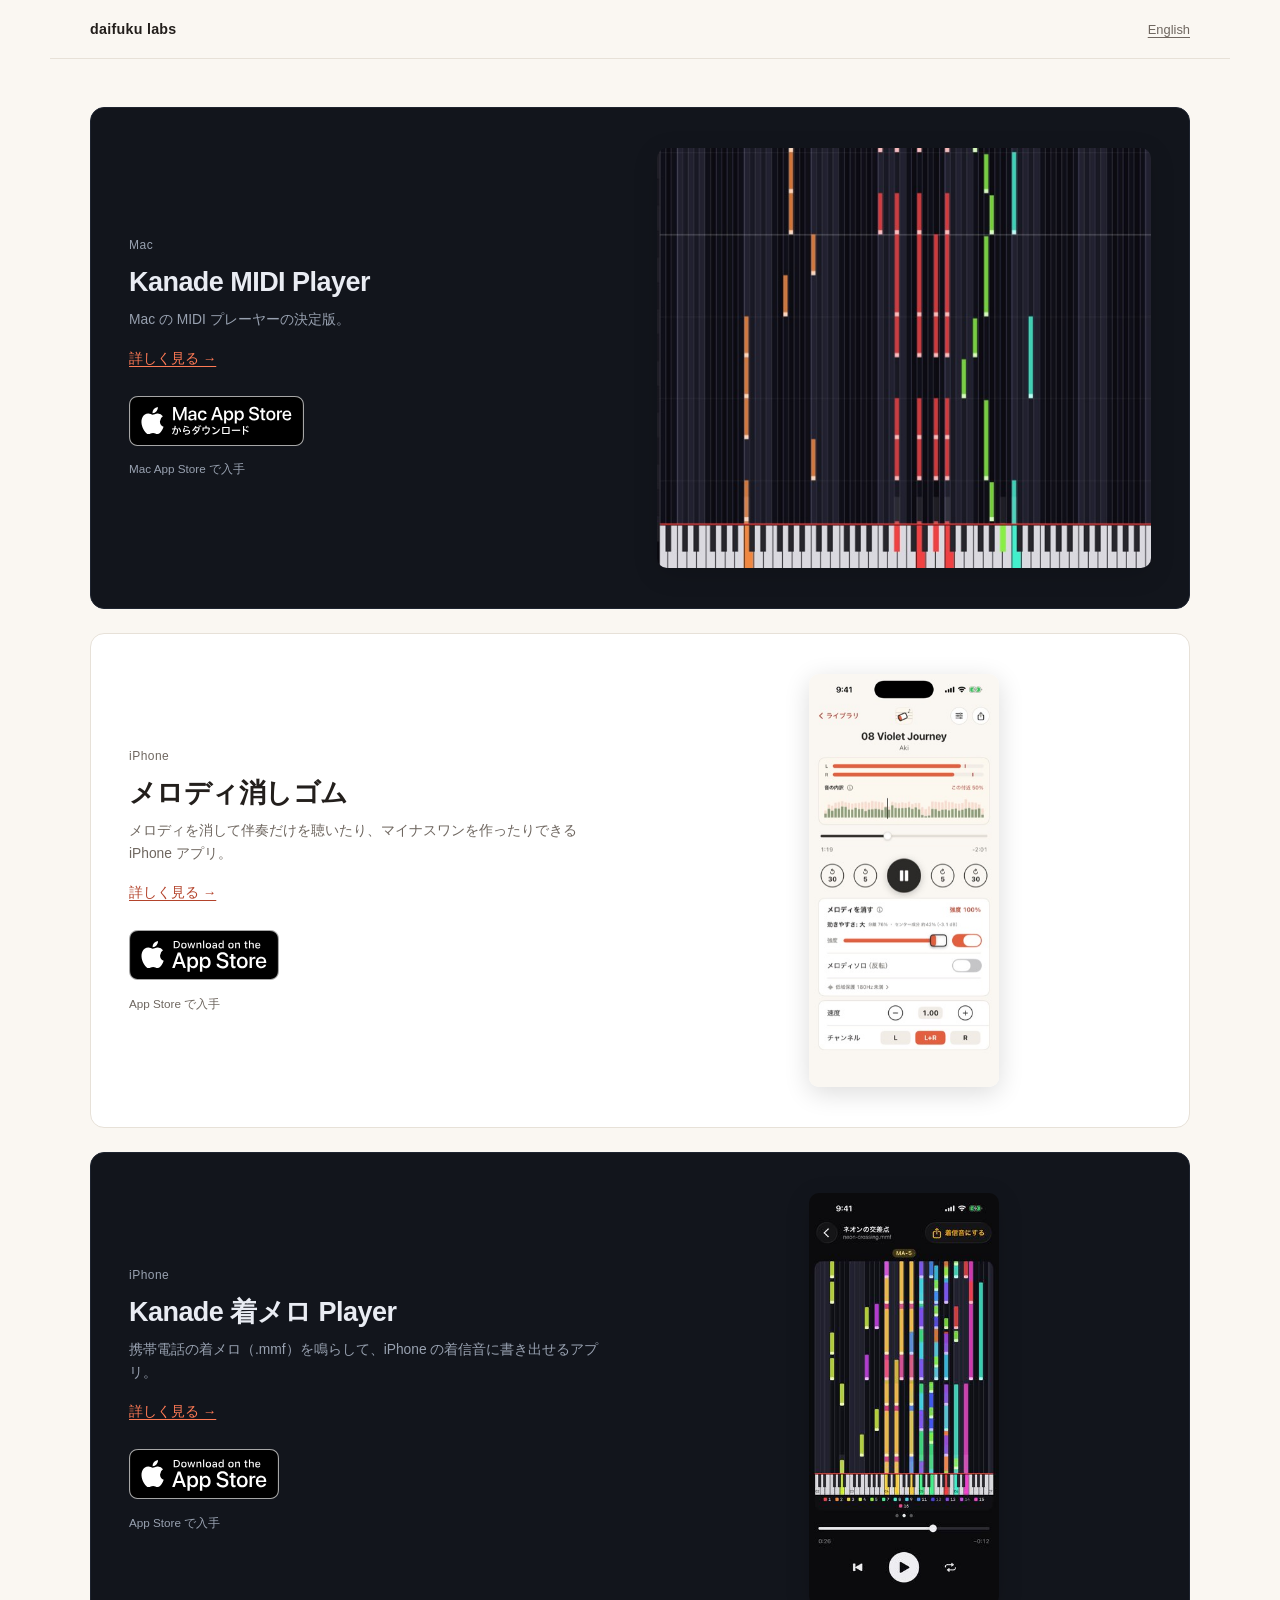
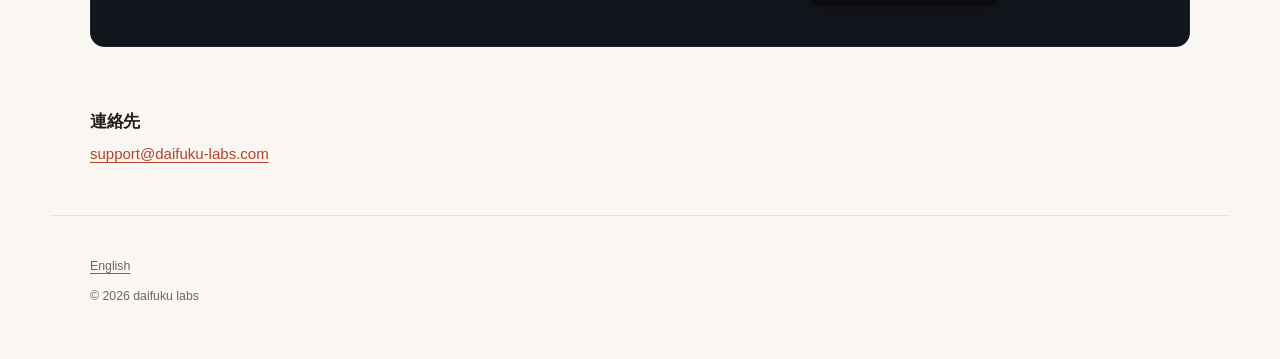
<file: index.html>
<!DOCTYPE html>
<html lang="ja">
<head>
<meta charset="utf-8">
<meta name="viewport" content="width=device-width, initial-scale=1">
<title>daifuku labs｜Mac の MIDI プレーヤーと iPhone の音楽アプリ</title>
<meta name="description" content="Mac で MIDI を見て聴く Kanade MIDI Player、ボーカルやメロディを消して伴奏を作る iPhone アプリ メロディ消しゴム、ケータイの着メロ（.mmf）を iPhone の着信音にする Kanade 着メロ Player。daifuku labs の個人開発アプリです。">
<link rel="canonical" href="https://daifuku-labs.com/">
<link rel="alternate" hreflang="ja" href="https://daifuku-labs.com/">
<link rel="alternate" hreflang="en" href="https://daifuku-labs.com/en/">
<link rel="alternate" hreflang="x-default" href="https://daifuku-labs.com/en/">
<meta property="og:type" content="website">
<meta property="og:site_name" content="daifuku labs">
<meta property="og:title" content="daifuku labs｜Mac の MIDI プレーヤーと iPhone の音楽アプリ">
<meta property="og:description" content="Mac で MIDI を見て聴く Kanade MIDI Player、ボーカルやメロディを消して伴奏を作る iPhone アプリ メロディ消しゴム、ケータイの着メロ（.mmf）を iPhone の着信音にする Kanade 着メロ Player。daifuku labs の個人開発アプリです。">
<meta property="og:url" content="https://daifuku-labs.com/">
<meta property="og:image" content="https://daifuku-labs.com/assets/og/top.jpg">
<meta property="og:locale" content="ja_JP">
<meta name="twitter:card" content="summary_large_image">
<script type="application/ld+json">
{
  "@context": "https://schema.org",
  "@type": "Organization",
  "@id": "https://daifuku-labs.com/#organization",
  "name": "daifuku labs",
  "url": "https://daifuku-labs.com/",
  "email": "support@daifuku-labs.com"
}
</script>
<script type="application/ld+json">
{
  "@context": "https://schema.org",
  "@type": "WebSite",
  "name": "daifuku labs",
  "url": "https://daifuku-labs.com/",
  "inLanguage": "ja",
  "publisher": {
    "@id": "https://daifuku-labs.com/#organization"
  }
}
</script>
<link rel="stylesheet" href="/assets/site.css">
<script defer src="https://static.cloudflareinsights.com/beacon.min.js" data-cf-beacon='{"token": "9dd29a2d1fa041be908ff33ad7f03ffd"}'></script>
</head>
<body class="tone-y p-top">
<a class="skip" href="#main">本文へスキップ</a>
<header class="nav"><h1 class="brand"><a href="/">daifuku labs</a></h1><nav class="navlinks"><a href="/en/" hreflang="en" lang="en">English</a></nav></header>
<main id="main">
<section class="rows">
  <article class="row kanade">
    <div class="row-txt">
      <p class="plat">Mac</p>
      <h2><a href="/kanade/">Kanade MIDI Player</a></h2>
      <p class="tag">Mac の MIDI プレーヤーの決定版。</p>
      <p class="more"><a href="/kanade/">詳しく見る &rarr;</a></p>
      <div class="cta"><span class="badge-wrap"><a class="badge" href="https://apps.apple.com/app/apple-store/id6810732463?pt=129254985&amp;ct=site&amp;mt=12"><img src="/assets/img/mac-appstore-badge-ja.svg" alt="Mac App Store でダウンロード" width="175" height="50"></a><span class="badge-note">Mac App Store で入手</span></span></div>
    </div>
    <figure class="row-img mac"><img class="" src="/assets/img/kanade/hero-still.jpg" srcset="/assets/img/kanade/hero-still.jpg 1x, /assets/img/kanade/hero-still@2x.jpg 2x" width="620" height="528" alt="鍵盤に向かって落ちてくるノーツ" decoding="async"></figure>
  </article>
  <article class="row melody-eraser">
    <div class="row-txt">
      <p class="plat">iPhone</p>
      <h2><a href="/melody-eraser/">メロディ消しゴム</a></h2>
      <p class="tag">メロディを消して伴奏だけを聴いたり、マイナスワンを作ったりできる iPhone アプリ。</p>
      <p class="more"><a href="/melody-eraser/">詳しく見る &rarr;</a></p>
      <div class="cta"><span class="badge-wrap"><a class="badge" href="https://apps.apple.com/app/apple-store/id6797349496?pt=129254985&amp;ct=site&amp;mt=8"><img src="/assets/img/appstore-badge.svg" alt="App Store で入手" width="150" height="50"></a><span class="badge-note">App Store で入手</span></span></div>
    </div>
    <figure class="row-img phone"><img class="" src="/assets/img/melody-eraser/player.jpg" srcset="/assets/img/melody-eraser/player.jpg 1x, /assets/img/melody-eraser/player@2x.jpg 2x" width="300" height="652" alt="再生画面の「メロディを消す」カード。強度スライダが 100% になっている" loading="lazy" decoding="async"></figure>
  </article>
  <article class="row kanade-ringtone">
    <div class="row-txt">
      <p class="plat">iPhone</p>
      <h2><a href="/kanade-ringtone/">Kanade 着メロ Player</a></h2>
      <p class="tag">携帯電話の着メロ（.mmf）を鳴らして、iPhone の着信音に書き出せるアプリ。</p>
      <p class="more"><a href="/kanade-ringtone/">詳しく見る &rarr;</a></p>
      <div class="cta"><span class="badge-wrap"><a class="badge" href="https://apps.apple.com/app/apple-store/id6821332533?pt=129254985&amp;ct=site&amp;mt=8"><img src="/assets/img/appstore-badge.svg" alt="App Store で入手" width="150" height="50"></a><span class="badge-note">App Store で入手</span></span></div>
    </div>
    <figure class="row-img phone"><img class="" src="/assets/img/kanade-ringtone/flow.jpg" srcset="/assets/img/kanade-ringtone/flow.jpg 1x, /assets/img/kanade-ringtone/flow@2x.jpg 2x" width="300" height="652" alt="FLOW の再生画面。鍵盤に向かって色分けされたノーツが落ちてくる" loading="lazy" decoding="async"></figure>
  </article>
</section>
<section class="contact"><h2>連絡先</h2><p><a href="mailto:support@daifuku-labs.com">support@daifuku-labs.com</a></p></section>
</main>
<footer class="foot"><nav><a href="/en/">English</a></nav><p class="copy">&copy; 2026 daifuku labs</p></footer>
</body>
</html>
</file>
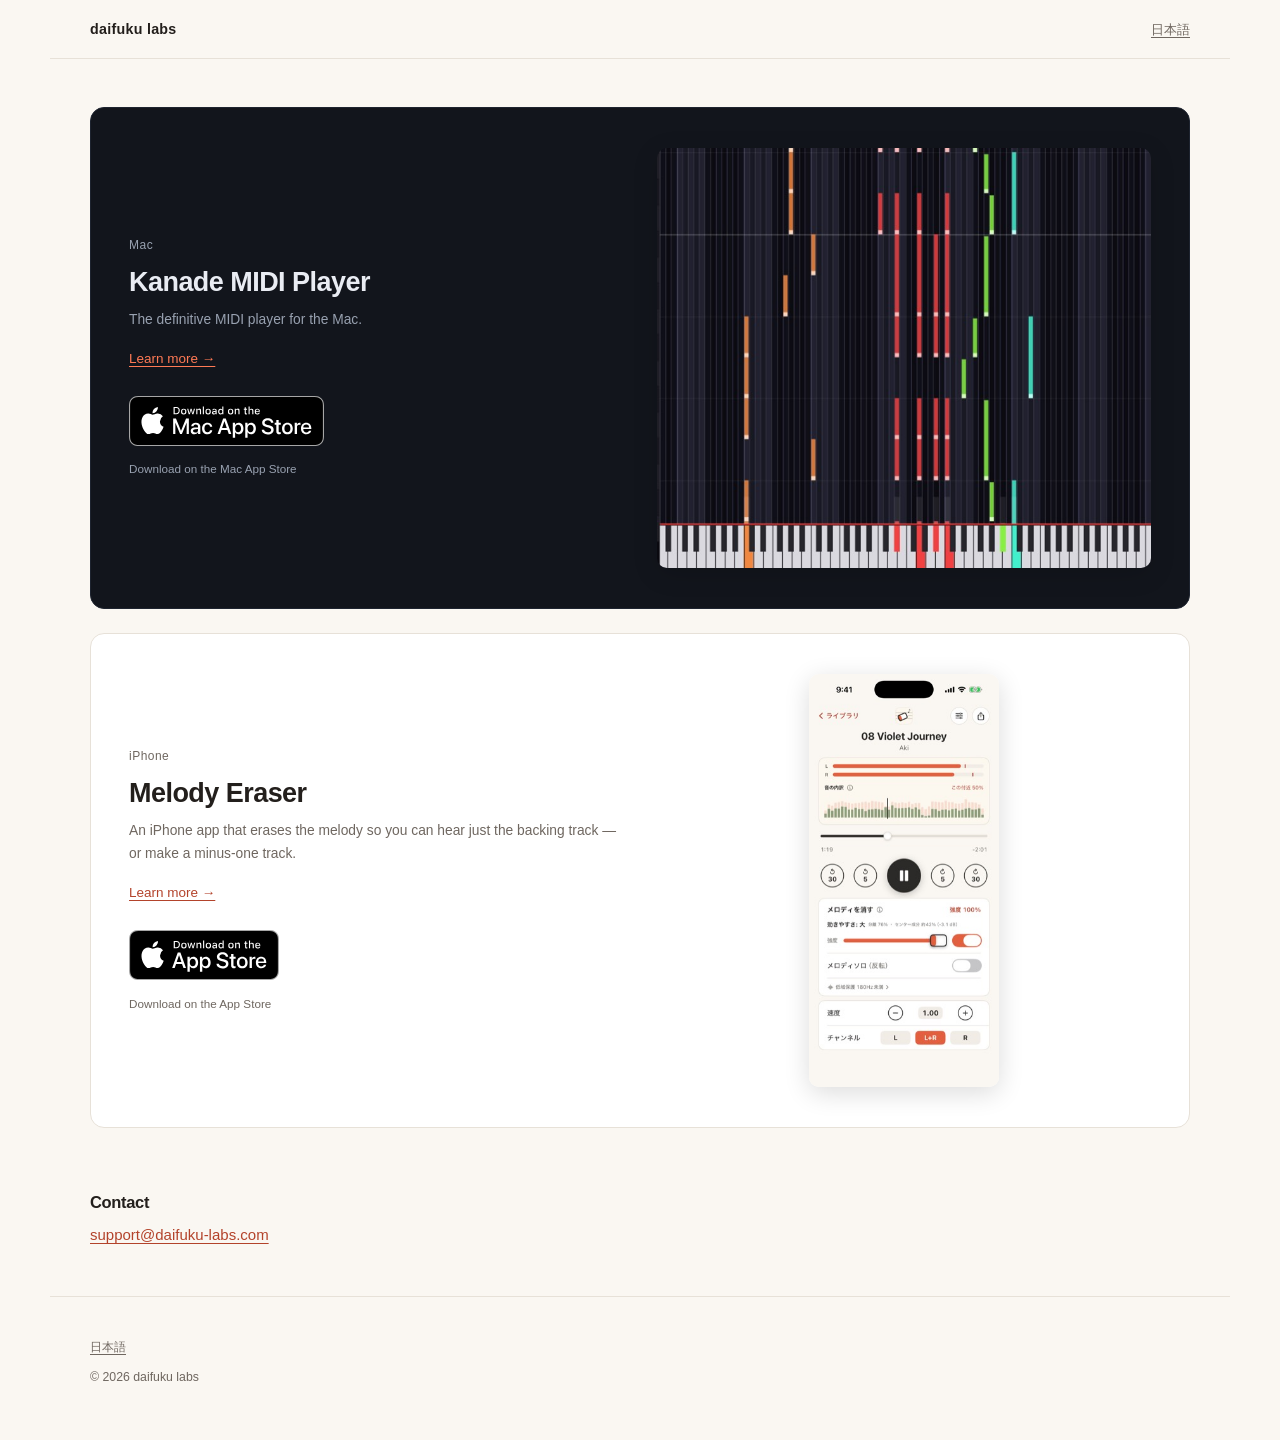
<file: en/index.html>
<!DOCTYPE html>
<html lang="en">
<head>
<meta charset="utf-8">
<meta name="viewport" content="width=device-width, initial-scale=1">
<title>daifuku labs — Apps for iPhone and Mac</title>
<meta name="description" content="We make Kanade MIDI Player, a Mac MIDI player with falling notes, and Melody Eraser, an iPhone app that removes vocals or the lead melody to make backing tracks.">
<link rel="canonical" href="https://daifuku-labs.com/en/">
<link rel="alternate" hreflang="ja" href="https://daifuku-labs.com/">
<link rel="alternate" hreflang="en" href="https://daifuku-labs.com/en/">
<link rel="alternate" hreflang="x-default" href="https://daifuku-labs.com/en/">
<meta property="og:type" content="website">
<meta property="og:site_name" content="daifuku labs">
<meta property="og:title" content="daifuku labs — Apps for iPhone and Mac">
<meta property="og:description" content="We make Kanade MIDI Player, a Mac MIDI player with falling notes, and Melody Eraser, an iPhone app that removes vocals or the lead melody to make backing tracks.">
<meta property="og:url" content="https://daifuku-labs.com/en/">
<meta property="og:image" content="https://daifuku-labs.com/assets/og/top.jpg">
<meta property="og:locale" content="en_US">
<meta name="twitter:card" content="summary_large_image">
<script type="application/ld+json">
{
  "@context": "https://schema.org",
  "@type": "Organization",
  "@id": "https://daifuku-labs.com/#organization",
  "name": "daifuku labs",
  "url": "https://daifuku-labs.com/",
  "email": "support@daifuku-labs.com"
}
</script>
<script type="application/ld+json">
{
  "@context": "https://schema.org",
  "@type": "WebSite",
  "name": "daifuku labs",
  "url": "https://daifuku-labs.com/en/",
  "inLanguage": "en",
  "publisher": {
    "@id": "https://daifuku-labs.com/#organization"
  }
}
</script>
<link rel="stylesheet" href="/assets/site.css">
<script defer src="https://static.cloudflareinsights.com/beacon.min.js" data-cf-beacon='{"token": "9dd29a2d1fa041be908ff33ad7f03ffd"}'></script>
</head>
<body class="tone-y p-top">
<a class="skip" href="#main">Skip to content</a>
<header class="nav"><h1 class="brand"><a href="/en/">daifuku labs</a></h1><nav class="navlinks"><a href="/" hreflang="ja" lang="ja">日本語</a></nav></header>
<main id="main">
<section class="rows">
  <article class="row kanade">
    <div class="row-txt">
      <p class="plat">Mac</p>
      <h2><a href="/kanade/en/">Kanade MIDI Player</a></h2>
      <p class="tag">The definitive MIDI player for the Mac.</p>
      <p class="more"><a href="/kanade/en/">Learn more &rarr;</a></p>
      <div class="cta"><span class="badge-wrap"><a class="badge" href="https://apps.apple.com/app/apple-store/id6810732463?pt=129254985&amp;ct=site&amp;mt=12"><img src="/assets/img/mac-appstore-badge.svg" alt="Download on the Mac App Store" width="195" height="50"></a><span class="badge-note">Download on the Mac App Store</span></span></div>
    </div>
    <figure class="row-img mac"><img class="" src="/assets/img/kanade/hero-still.jpg" srcset="/assets/img/kanade/hero-still.jpg 1x, /assets/img/kanade/hero-still@2x.jpg 2x" width="620" height="528" alt="Notes falling toward the keyboard" decoding="async"></figure>
  </article>
  <article class="row melody-eraser">
    <div class="row-txt">
      <p class="plat">iPhone</p>
      <h2><a href="/melody-eraser/en/">Melody Eraser</a></h2>
      <p class="tag">An iPhone app that erases the melody so you can hear just the backing track — or make a minus-one track.</p>
      <p class="more"><a href="/melody-eraser/en/">Learn more &rarr;</a></p>
      <div class="cta"><span class="badge-wrap"><a class="badge" href="https://apps.apple.com/app/apple-store/id6797349496?pt=129254985&amp;ct=site&amp;mt=8"><img src="/assets/img/appstore-badge.svg" alt="Download on the App Store" width="150" height="50"></a><span class="badge-note">Download on the App Store</span></span></div>
    </div>
    <figure class="row-img phone"><img class="" src="/assets/img/melody-eraser/player.jpg" srcset="/assets/img/melody-eraser/player.jpg 1x, /assets/img/melody-eraser/player@2x.jpg 2x" width="300" height="652" alt="The “erase melody” card on the player screen, with the strength slider at 100%" loading="lazy" decoding="async"></figure>
  </article>
</section>
<section class="contact"><h2>Contact</h2><p><a href="mailto:support@daifuku-labs.com">support@daifuku-labs.com</a></p></section>
</main>
<footer class="foot"><nav><a href="/">日本語</a></nav><p class="copy">&copy; 2026 daifuku labs</p></footer>
</body>
</html>
</file>
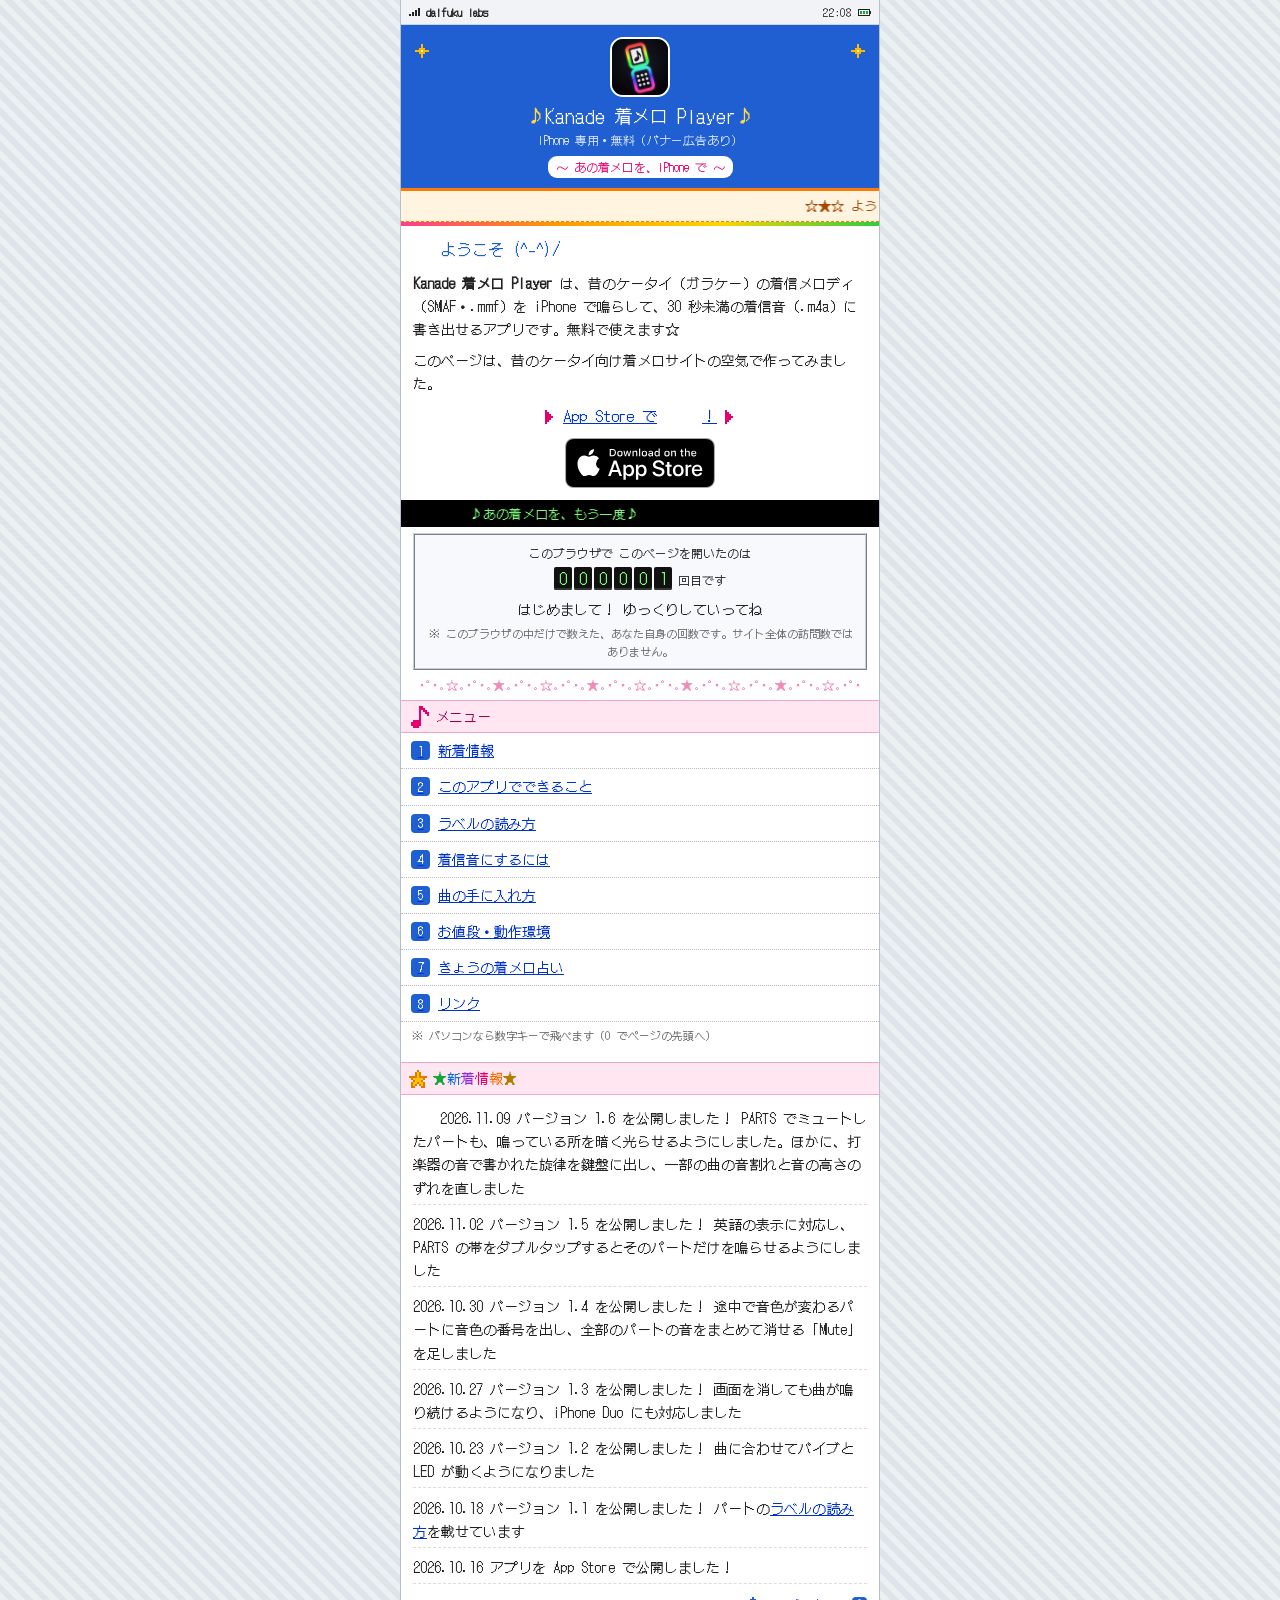
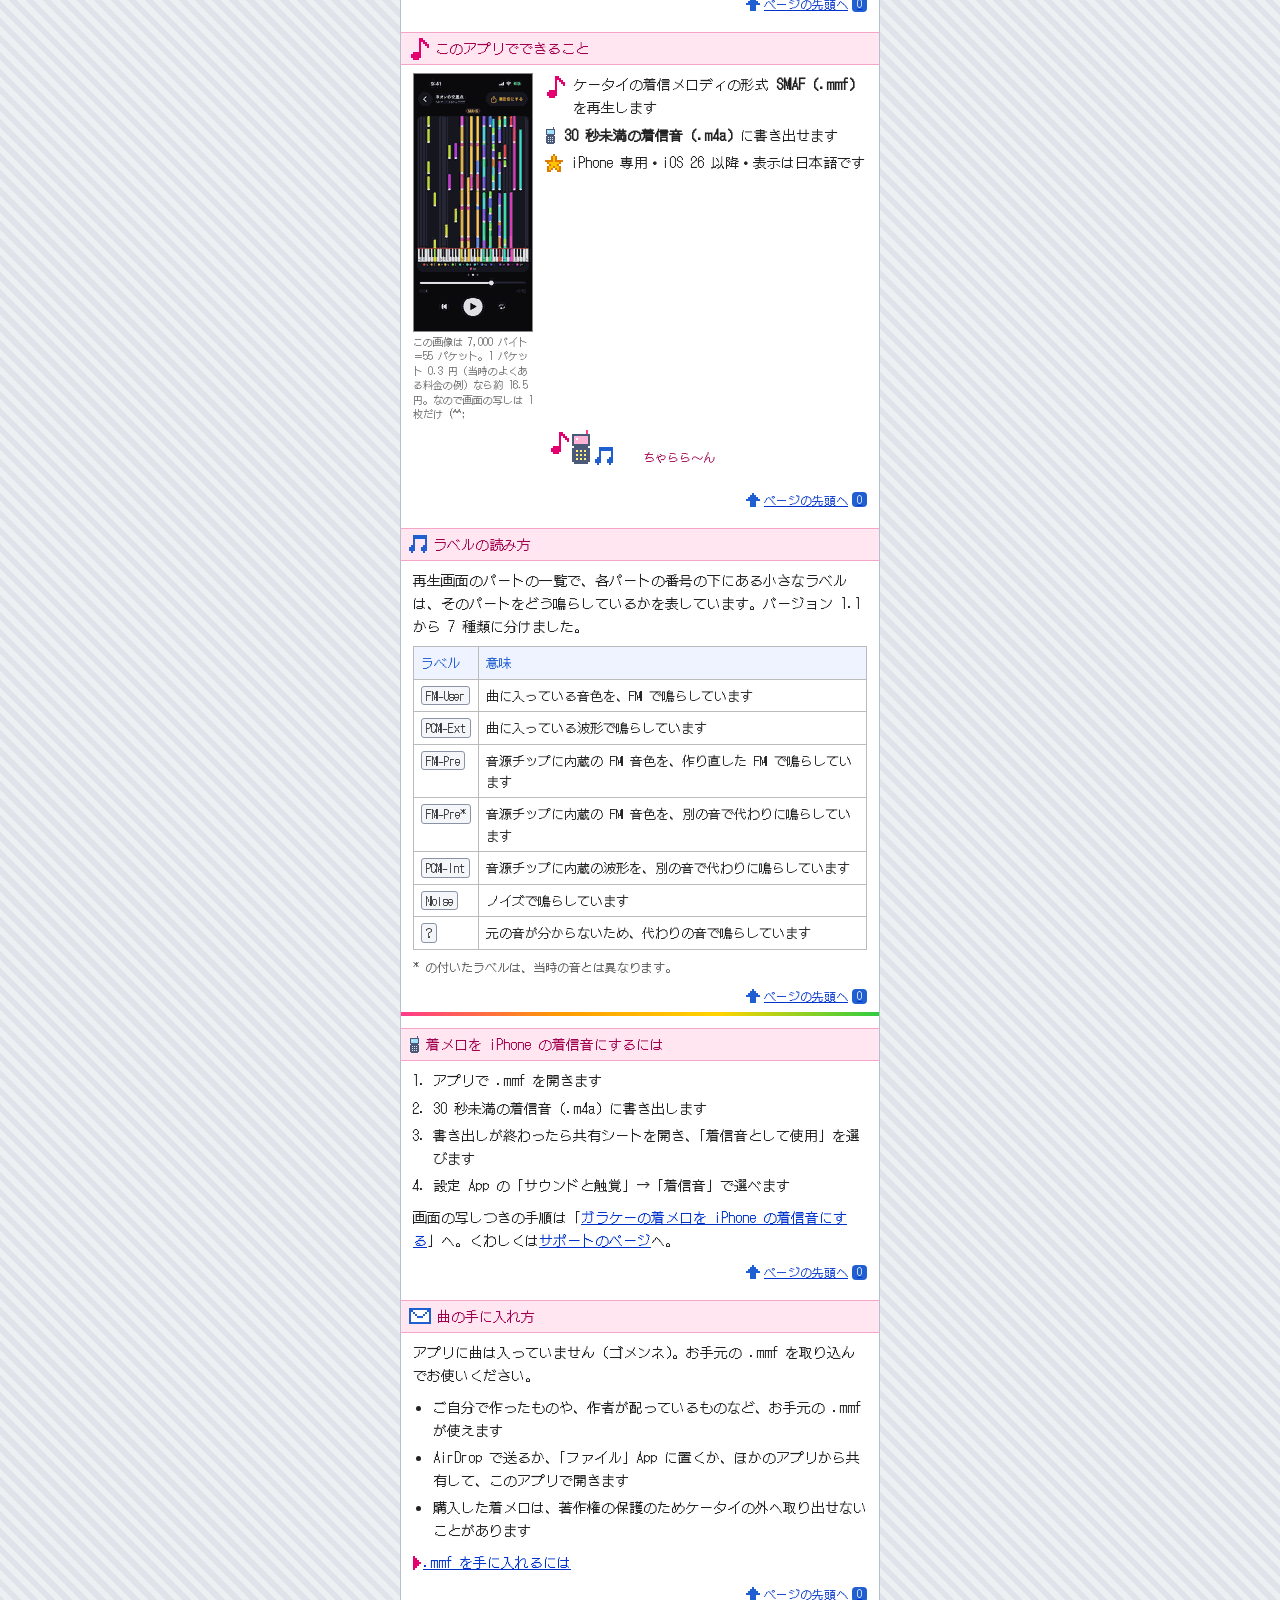
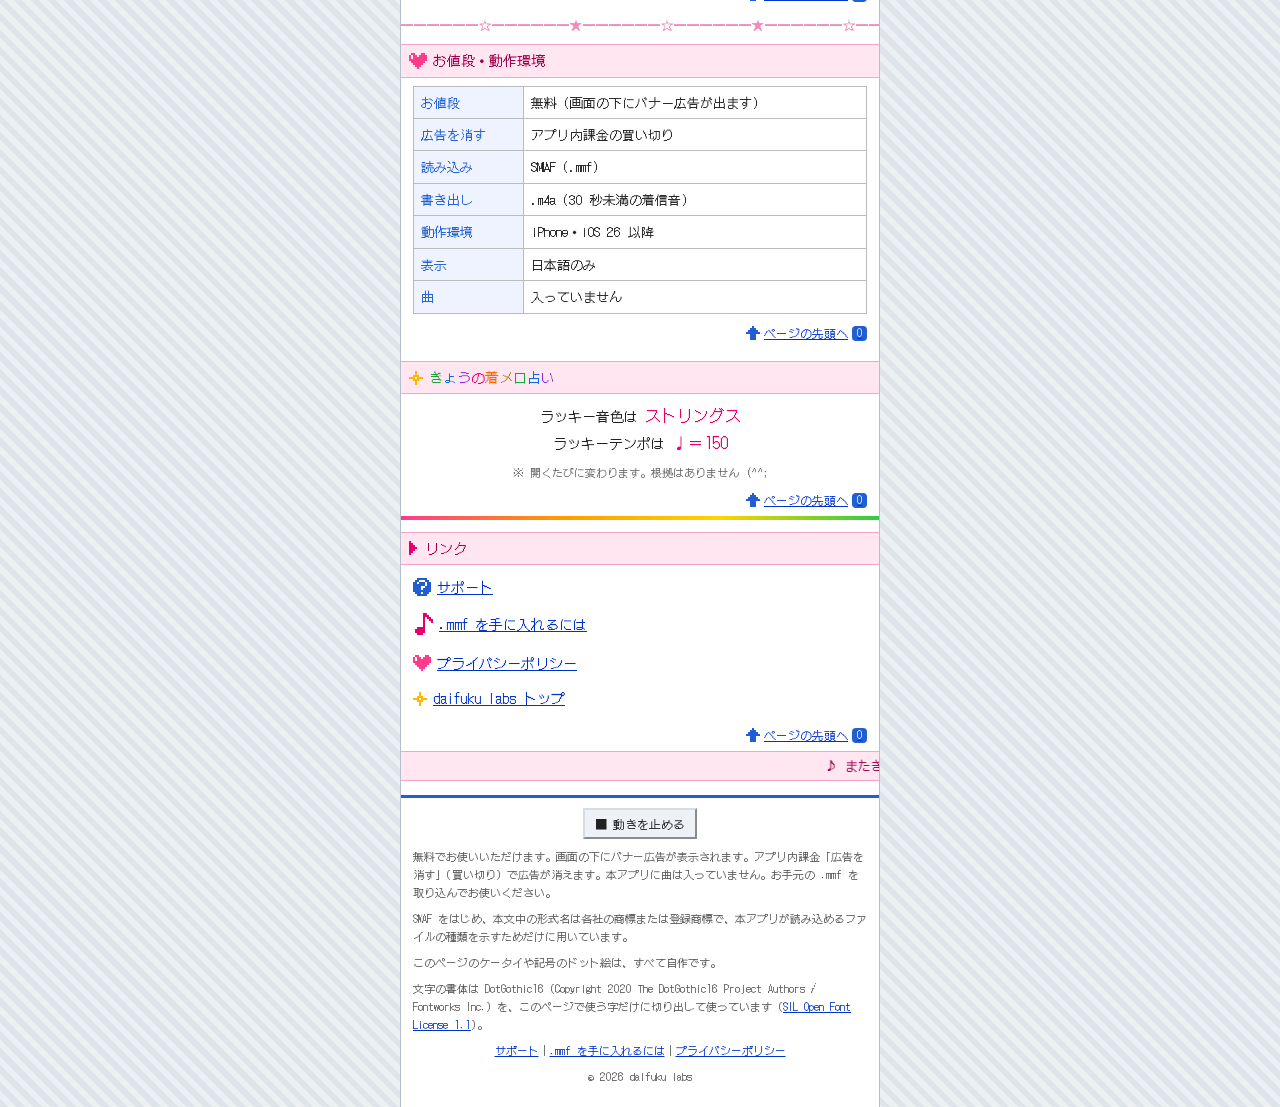
<file: kanade-ringtone/index.html>
<!DOCTYPE html>
<html lang="ja">
<head>
<meta charset="utf-8">
<meta name="viewport" content="width=device-width, initial-scale=1">
<title>Kanade 着メロ Player｜ガラケーの着メロ .mmf を iPhone の着信音に</title>
<meta name="description" content="昔のケータイ（ガラケー）の着メロ .mmf（SMAF）を iPhone で鳴らして、30 秒未満の着信音（.m4a）に書き出し、「着信音として使用」で設定できる無料アプリ。鍵盤に落ちてくるノーツで曲の中身も見えます。曲は端末の外へ出ません。">
<link rel="canonical" href="https://daifuku-labs.com/kanade-ringtone/">
<meta property="og:type" content="website">
<meta property="og:site_name" content="daifuku labs">
<meta property="og:title" content="Kanade 着メロ Player｜ガラケーの着メロ .mmf を iPhone の着信音に">
<meta property="og:description" content="昔のケータイ（ガラケー）の着メロ .mmf（SMAF）を iPhone で鳴らして、30 秒未満の着信音（.m4a）に書き出し、「着信音として使用」で設定できる無料アプリ。鍵盤に落ちてくるノーツで曲の中身も見えます。曲は端末の外へ出ません。">
<meta property="og:url" content="https://daifuku-labs.com/kanade-ringtone/">
<meta property="og:image" content="https://daifuku-labs.com/assets/og/kanade-ringtone.jpg">
<meta property="og:locale" content="ja_JP">
<meta name="twitter:card" content="summary_large_image">
<script type="application/ld+json">
{
  "@context": "https://schema.org",
  "@type": "MobileApplication",
  "name": "Kanade 着メロ Player",
  "description": "昔のケータイ（ガラケー）の着メロ .mmf（SMAF）を iPhone で鳴らして、30 秒未満の着信音（.m4a）に書き出し、「着信音として使用」で設定できる無料アプリ。鍵盤に落ちてくるノーツで曲の中身も見えます。曲は端末の外へ出ません。",
  "url": "https://daifuku-labs.com/kanade-ringtone/",
  "image": "https://daifuku-labs.com/assets/og/kanade-ringtone.jpg",
  "operatingSystem": "iOS 26.0 or later",
  "applicationCategory": "MultimediaApplication",
  "inLanguage": [
    "ja"
  ],
  "offers": {
    "@type": "Offer",
    "price": "0",
    "priceCurrency": "JPY",
    "url": "https://apps.apple.com/app/apple-store/id6821332533?pt=129254985&ct=site&mt=8"
  },
  "publisher": {
    "@type": "Organization",
    "@id": "https://daifuku-labs.com/#organization",
    "name": "daifuku labs",
    "url": "https://daifuku-labs.com/",
    "email": "support@daifuku-labs.com"
  },
  "author": {
    "@type": "Organization",
    "@id": "https://daifuku-labs.com/#organization",
    "name": "daifuku labs",
    "url": "https://daifuku-labs.com/",
    "email": "support@daifuku-labs.com"
  }
}
</script>
<script defer src="https://static.cloudflareinsights.com/beacon.min.js" data-cf-beacon='{"token": "9dd29a2d1fa041be908ff33ad7f03ffd"}'></script>
<script>document.documentElement.className += " js";</script>
<style>
  /* 書体 DotGothic16 は Google から読み込まず、このページで使う字だけに切り出したものを同じ場所に置く（生成スクリプトが作り直す） */
  @font-face { font-family: "DotGothic16"; src: url("dotgothic16-subset.woff2") format("woff2"); font-weight: 400; font-style: normal; font-display: swap; }
  * { box-sizing: border-box; }
  html { -webkit-text-size-adjust: 100%; }
  body {
    margin: 0; color: #222;
    background: #dfe4ea repeating-linear-gradient(45deg, transparent 0 6px, rgba(255,255,255,.45) 6px 12px);
    font: 14px/1.65 "DotGothic16", -apple-system, BlinkMacSystemFont, "Hiragino Sans", "Yu Gothic", sans-serif;
  }
  a { color: #0033cc; text-decoration: underline; }
  a:visited { color: #6a1b9a; }
  a:hover, a:focus { color: #e4006f; background: #fff27a; }
  .px { display: inline-block; vertical-align: -2px; shape-rendering: crispEdges; image-rendering: pixelated; flex: none; }
  .vh { position: absolute !important; width: 1px; height: 1px; overflow: hidden; clip: rect(0 0 0 0); white-space: nowrap; }

  .col { max-width: 480px; margin: 0 auto; background: #fff; border-inline: 1px solid #b6c0cc; min-height: 100vh; overflow-x: hidden; }

  /* 上の帯（電波・時計・電池。どれも自作のドット絵） */
  .sbar { display: flex; align-items: center; gap: 6px; padding: 3px 8px; font-size: 11px; background: #f1f3f6; border-bottom: 1px solid #cfd5dd; }
  .sbar .sp { flex: 1; }
  .sbar a { color: #222; text-decoration: none; font-weight: 700; }
  .clock { font-variant-numeric: tabular-nums; }
  .colon-off .clock .c { visibility: hidden; }

  /* 頭 */
  .chead { background: #1f5fd1; color: #fff; text-align: center; padding: 12px 10px 10px; border-bottom: 3px solid #ff7a00; position: relative; }
  .chead .cicon { display: block; width: 60px; height: 60px; border-radius: 13px; margin: 0 auto 6px; border: 2px solid #fff; }
  .chead h1 { font-size: 18px; font-weight: 400; margin: 0; line-height: 1.4; }
  .chead .note { color: #ffd84a; }
  .chead .sub { margin: 2px 0 0; font-size: 12px; color: #dbe6ff; }
  .chead .secret { display: inline-block; margin-top: 6px; padding: 1px 8px; background: #fff; color: #e4006f; font-size: 12px; border-radius: 9px; }
  .chead .st1, .chead .st2 { position: absolute; top: 14px; }
  .chead .st1 { left: 14px; } .chead .st2 { right: 14px; }

  /* 流れる文字（JS が動かす。JS が無い・止めたときは折り返して全部読める） */
  .mq { overflow: hidden; position: relative; }
  .mq-in { display: inline-block; padding: 0 4px; }
  .js:not(.still) .mq-in { white-space: nowrap; will-change: transform; }
  .ticker { background: #fff4e0; border-bottom: 1px dashed #ff7a00; padding: 4px 0; font-size: 13px; color: #a64400; }
  .bounce { background: #000; color: #7dff7a; font-size: 13px; padding: 3px 0; }
  .byebye { background: #ffe6f1; color: #a0004d; font-size: 13px; padding: 3px 0; border-block: 1px solid #f3a6c8; }

  /* 点滅（JS が 0.5 秒ごとに切り替え＝1 秒に 1 回） */
  .phase .blink { visibility: hidden; }
  .newmark { display: inline-block; background: #e4006f; color: #fff; font-size: 10px; line-height: 1; padding: 3px 4px 2px; border-radius: 2px; margin-right: 4px; vertical-align: 1px; }

  /* 虹の罫線（CSS でゆっくり流れる） */
  .rule { height: 4px; background: linear-gradient(90deg, #ff3b8b, #ff9a00, #ffd400, #2ecc40, #1f9bff, #8a4dff, #ff3b8b) 0 0 / 200% 100%; }
  .js:not(.still) .rule { animation: rule 6s linear infinite; }
  @keyframes rule { to { background-position: -200% 0; } }
  .deco { overflow: hidden; white-space: nowrap; text-align: center; color: #f08ab8; font-size: 12px; line-height: 1.2; margin: 8px 0; letter-spacing: 1px; }
  .dots { border: 0; height: 0; border-top: 2px dotted #9fb3d9; margin: 10px 12px; }

  .intro { padding: 10px 12px 4px; }
  .intro p { margin: 0 0 .6em; }
  .big { font-size: 16px; color: #1f5fd1; }
  .go { display: block; text-align: center; margin: 8px 0 4px; font-size: 15px; }
  .store { text-align: center; margin: 4px 0 8px; }
  .store img { width: auto; height: 50px; vertical-align: middle; }

  /* カウンター（あなたのブラウザで数えた、あなた自身の回数） */
  .counter { margin: 6px 12px 0; padding: 8px; border: 2px ridge #c7cfdb; background: #f7f9fc; text-align: center; font-size: 12px; }
  .digits { display: inline-flex; gap: 2px; margin: 4px 0; }
  .digits span { display: inline-block; width: 18px; padding: 2px 0; background: #111; color: #7dff7a; font-size: 16px; line-height: 1.2; border-radius: 2px; box-shadow: inset 0 -2px 0 #333; }
  .counter .cnote { display: block; color: #666; font-size: 11px; margin-top: 2px; }
  .kiriban { display: none; margin-top: 4px; font-size: 14px; }
  .kiriban.on { display: block; }

  /* 目次（数字キーで飛べる） */
  .band { display: flex; gap: 6px; align-items: center; background: #ffe6f1; border-block: 1px solid #f3a6c8; font-size: 14px; font-weight: 400; padding: 4px 8px; margin: 0; color: #a0004d; }
  .menu { list-style: none; margin: 0; padding: 0; }
  .menu li { border-bottom: 1px dotted #bbb; }
  .menu a { display: flex; gap: 8px; align-items: center; padding: 6px 10px; }
  .key { display: inline-grid; place-items: center; width: 19px; height: 19px; border-radius: 4px; background: #1f5fd1; color: #fff; font-size: 12px; line-height: 1; flex: none; text-decoration: none; }
  .menu .hint { padding: 4px 10px 6px; font-size: 11px; color: #666; border: 0; }

  .sec { margin-top: 12px; scroll-margin-top: 4px; }
  .sec:target .band { background: #fff27a; }
  .body { padding: 8px 12px 2px; }
  .body p { margin: 0 0 .6em; }
  .body ul, .body ol { margin: 0 0 .6em; padding-left: 1.4em; }
  .body li { margin-bottom: .3em; }
  .icons { list-style: none; padding: 0 !important; }
  .icons li { display: flex; gap: 8px; align-items: flex-start; }
  .icons .px { margin-top: 3px; }
  .news { list-style: none; padding: 0 !important; }
  .news li { padding: 4px 0; border-bottom: 1px dashed #ddd; }
  .news time { color: #1f5fd1; margin-right: 4px; }
  .totop { text-align: right; font-size: 12px; margin: 0; padding: 0 12px 4px; }
  .totop a { display: inline-flex; gap: 4px; align-items: center; }
  .totop .key { width: 15px; height: 15px; font-size: 10px; }

  table.tab { width: 100%; border-collapse: collapse; font-size: 13px; margin-bottom: .6em; }
  .tab th, .tab td { border: 1px solid #bbb; padding: 5px 7px; text-align: left; vertical-align: top; }
  .tab th { background: #eef3ff; white-space: nowrap; font-weight: 400; color: #1f5fd1; }
  #labels { scroll-margin-top: 4px; }
  .labels td:first-child { white-space: nowrap; }
  .lbl { display: inline-block; border: 1px solid #8a93a6; border-radius: 3px; padding: 1px 4px; font-size: 12px; line-height: 1.3; background: #f4f6fa; color: #333; }
  .body .note { font-size: 12px; color: #555; }

  /* 着信中のケータイ（ドット絵 2 枚を 0.5 秒ごとに入れ替え） */
  .shotrow { display: flex; gap: 10px; align-items: flex-start; }
  .shotrow .icons { flex: 1; min-width: 0; margin: 0; }
  .shot { flex: none; width: 122px; margin: 0; text-align: center; }
  .shot img { display: block; width: 120px; height: auto; border: 1px solid #888; image-rendering: pixelated; }
  .shot figcaption { font-size: 10px; line-height: 1.45; color: #666; margin-top: 3px; text-align: left; }
  @media (max-width: 340px) { .shotrow { flex-direction: column; align-items: center; } }
  .ringbox { display: flex; gap: 12px; align-items: center; justify-content: center; padding: 8px 0 4px; }
  .ring { position: relative; width: 66px; height: 54px; }
  .ring .ph { position: absolute; left: 22px; top: 0; }
  .ring .lit { display: none; }
  .phase .ring .lit { display: block; }
  .phase .ring .dark { display: none; }
  .phase .ring .ph { transform: translateX(1px); }
  .ring .n1 { position: absolute; left: 2px; top: 6px; }
  .ring .n2 { position: absolute; right: 0; top: 20px; }
  .phase .ring .n1 { top: 2px; }
  .phase .ring .n2 { top: 16px; }
  .ringtxt { font-size: 12px; color: #a0004d; }

  .rainbow-k { color: #e4006f; }
  .fortune { text-align: center; }
  .fortune b { font-weight: 400; font-size: 16px; color: #e4006f; }

  .links { list-style: none; padding: 0 !important; }
  .links li { padding: 3px 0; }
  .links a { display: inline-flex; gap: 6px; align-items: center; }

  .foot { border-top: 3px solid #1f5fd1; margin-top: 14px; padding: 10px 12px 14px; font-size: 11px; color: #555; }
  .foot p { margin: 0 0 .7em; }
  .motion { text-align: center; }
  .motion button { font: inherit; font-size: 12px; padding: 4px 10px; border: 2px outset #d7dce4; background: #eef1f5; color: #222; border-radius: 0; cursor: pointer; }
  .motion button:active { border-style: inset; }
  .motion button[disabled] { color: #777; cursor: default; }
  .copy, .flinks { text-align: center; }

  /* 動きを止める（端末の設定「視差効果を減らす」など） */
  @media (prefers-reduced-motion: reduce) {
    .mq-in { white-space: normal !important; transform: none !important; }
    .blink { visibility: visible !important; }
    .rule { animation: none !important; }
    .ring .lit { display: none !important; }
    .ring .dark { display: block !important; }
    .ring .ph { transform: none !important; }
    .clock .c { visibility: visible !important; }
    html { scroll-behavior: auto !important; }
  }
  .still .mq-in { white-space: normal; transform: none !important; }
  .still .blink, .still .clock .c { visibility: visible !important; }
  .still .ring .lit { display: none !important; }
  .still .ring .dark { display: block !important; }
  .still .ring .ph { transform: none !important; }
</style>
</head>
<body>
<svg xmlns="http://www.w3.org/2000/svg" width="0" height="0" style="position:absolute" aria-hidden="true" focusable="false"><symbol id="px-note" viewBox="0 0 10 11"><rect x="5" y="0" width="2" height="1" fill="#e4006f"/><rect x="5" y="1" width="3" height="1" fill="#e4006f"/><rect x="5" y="2" width="1" height="1" fill="#e4006f"/><rect x="7" y="2" width="2" height="1" fill="#e4006f"/><rect x="5" y="3" width="1" height="1" fill="#e4006f"/><rect x="8" y="3" width="2" height="1" fill="#e4006f"/><rect x="5" y="4" width="1" height="1" fill="#e4006f"/><rect x="9" y="4" width="1" height="1" fill="#e4006f"/><rect x="5" y="5" width="1" height="1" fill="#e4006f"/><rect x="5" y="6" width="1" height="1" fill="#e4006f"/><rect x="2" y="7" width="4" height="1" fill="#e4006f"/><rect x="1" y="8" width="5" height="1" fill="#e4006f"/><rect x="1" y="9" width="5" height="1" fill="#e4006f"/><rect x="2" y="10" width="3" height="1" fill="#e4006f"/></symbol><symbol id="px-note2" viewBox="0 0 9 9"><rect x="2" y="0" width="7" height="1" fill="#1f5fd1"/><rect x="2" y="1" width="7" height="1" fill="#1f5fd1"/><rect x="2" y="2" width="1" height="1" fill="#1f5fd1"/><rect x="8" y="2" width="1" height="1" fill="#1f5fd1"/><rect x="2" y="3" width="1" height="1" fill="#1f5fd1"/><rect x="8" y="3" width="1" height="1" fill="#1f5fd1"/><rect x="2" y="4" width="1" height="1" fill="#1f5fd1"/><rect x="8" y="4" width="1" height="1" fill="#1f5fd1"/><rect x="1" y="5" width="2" height="1" fill="#1f5fd1"/><rect x="7" y="5" width="2" height="1" fill="#1f5fd1"/><rect x="0" y="6" width="3" height="1" fill="#1f5fd1"/><rect x="6" y="6" width="3" height="1" fill="#1f5fd1"/><rect x="0" y="7" width="3" height="1" fill="#1f5fd1"/><rect x="6" y="7" width="3" height="1" fill="#1f5fd1"/><rect x="1" y="8" width="1" height="1" fill="#1f5fd1"/><rect x="7" y="8" width="1" height="1" fill="#1f5fd1"/></symbol><symbol id="px-phone" viewBox="0 0 11 17"><rect x="8" y="0" width="1" height="1" fill="#4a5a78"/><rect x="8" y="1" width="1" height="1" fill="#4a5a78"/><rect x="1" y="2" width="9" height="1" fill="#4a5a78"/><rect x="1" y="3" width="1" height="1" fill="#4a5a78"/><rect x="2" y="3" width="7" height="1" fill="#9fe0ff"/><rect x="9" y="3" width="1" height="1" fill="#4a5a78"/><rect x="1" y="4" width="1" height="1" fill="#4a5a78"/><rect x="2" y="4" width="1" height="1" fill="#9fe0ff"/><rect x="3" y="4" width="1" height="1" fill="#ffffff"/><rect x="4" y="4" width="5" height="1" fill="#9fe0ff"/><rect x="9" y="4" width="1" height="1" fill="#4a5a78"/><rect x="1" y="5" width="1" height="1" fill="#4a5a78"/><rect x="2" y="5" width="7" height="1" fill="#9fe0ff"/><rect x="9" y="5" width="1" height="1" fill="#4a5a78"/><rect x="1" y="6" width="1" height="1" fill="#4a5a78"/><rect x="2" y="6" width="7" height="1" fill="#9fe0ff"/><rect x="9" y="6" width="1" height="1" fill="#4a5a78"/><rect x="1" y="7" width="9" height="1" fill="#4a5a78"/><rect x="2" y="8" width="7" height="1" fill="#4a5a78"/><rect x="1" y="9" width="9" height="1" fill="#4a5a78"/><rect x="1" y="10" width="2" height="1" fill="#4a5a78"/><rect x="3" y="10" width="1" height="1" fill="#dfe6f0"/><rect x="4" y="10" width="1" height="1" fill="#4a5a78"/><rect x="5" y="10" width="1" height="1" fill="#dfe6f0"/><rect x="6" y="10" width="1" height="1" fill="#4a5a78"/><rect x="7" y="10" width="1" height="1" fill="#dfe6f0"/><rect x="8" y="10" width="2" height="1" fill="#4a5a78"/><rect x="1" y="11" width="9" height="1" fill="#4a5a78"/><rect x="1" y="12" width="2" height="1" fill="#4a5a78"/><rect x="3" y="12" width="1" height="1" fill="#dfe6f0"/><rect x="4" y="12" width="1" height="1" fill="#4a5a78"/><rect x="5" y="12" width="1" height="1" fill="#dfe6f0"/><rect x="6" y="12" width="1" height="1" fill="#4a5a78"/><rect x="7" y="12" width="1" height="1" fill="#dfe6f0"/><rect x="8" y="12" width="2" height="1" fill="#4a5a78"/><rect x="1" y="13" width="9" height="1" fill="#4a5a78"/><rect x="1" y="14" width="2" height="1" fill="#4a5a78"/><rect x="3" y="14" width="1" height="1" fill="#dfe6f0"/><rect x="4" y="14" width="1" height="1" fill="#4a5a78"/><rect x="5" y="14" width="1" height="1" fill="#dfe6f0"/><rect x="6" y="14" width="1" height="1" fill="#4a5a78"/><rect x="7" y="14" width="1" height="1" fill="#dfe6f0"/><rect x="8" y="14" width="2" height="1" fill="#4a5a78"/><rect x="1" y="15" width="9" height="1" fill="#4a5a78"/><rect x="2" y="16" width="7" height="1" fill="#4a5a78"/></symbol><symbol id="px-phone-lit" viewBox="0 0 11 17"><rect x="8" y="0" width="1" height="1" fill="#ff3b8b"/><rect x="8" y="1" width="1" height="1" fill="#ff3b8b"/><rect x="1" y="2" width="9" height="1" fill="#4a5a78"/><rect x="1" y="3" width="1" height="1" fill="#4a5a78"/><rect x="2" y="3" width="7" height="1" fill="#ffb3d4"/><rect x="9" y="3" width="1" height="1" fill="#4a5a78"/><rect x="1" y="4" width="1" height="1" fill="#4a5a78"/><rect x="2" y="4" width="1" height="1" fill="#ffb3d4"/><rect x="3" y="4" width="1" height="1" fill="#ffffff"/><rect x="4" y="4" width="5" height="1" fill="#ffb3d4"/><rect x="9" y="4" width="1" height="1" fill="#4a5a78"/><rect x="1" y="5" width="1" height="1" fill="#4a5a78"/><rect x="2" y="5" width="7" height="1" fill="#ffb3d4"/><rect x="9" y="5" width="1" height="1" fill="#4a5a78"/><rect x="1" y="6" width="1" height="1" fill="#4a5a78"/><rect x="2" y="6" width="7" height="1" fill="#ffb3d4"/><rect x="9" y="6" width="1" height="1" fill="#4a5a78"/><rect x="1" y="7" width="9" height="1" fill="#4a5a78"/><rect x="2" y="8" width="7" height="1" fill="#4a5a78"/><rect x="1" y="9" width="9" height="1" fill="#4a5a78"/><rect x="1" y="10" width="2" height="1" fill="#4a5a78"/><rect x="3" y="10" width="1" height="1" fill="#fff27a"/><rect x="4" y="10" width="1" height="1" fill="#4a5a78"/><rect x="5" y="10" width="1" height="1" fill="#fff27a"/><rect x="6" y="10" width="1" height="1" fill="#4a5a78"/><rect x="7" y="10" width="1" height="1" fill="#fff27a"/><rect x="8" y="10" width="2" height="1" fill="#4a5a78"/><rect x="1" y="11" width="9" height="1" fill="#4a5a78"/><rect x="1" y="12" width="2" height="1" fill="#4a5a78"/><rect x="3" y="12" width="1" height="1" fill="#fff27a"/><rect x="4" y="12" width="1" height="1" fill="#4a5a78"/><rect x="5" y="12" width="1" height="1" fill="#fff27a"/><rect x="6" y="12" width="1" height="1" fill="#4a5a78"/><rect x="7" y="12" width="1" height="1" fill="#fff27a"/><rect x="8" y="12" width="2" height="1" fill="#4a5a78"/><rect x="1" y="13" width="9" height="1" fill="#4a5a78"/><rect x="1" y="14" width="2" height="1" fill="#4a5a78"/><rect x="3" y="14" width="1" height="1" fill="#fff27a"/><rect x="4" y="14" width="1" height="1" fill="#4a5a78"/><rect x="5" y="14" width="1" height="1" fill="#fff27a"/><rect x="6" y="14" width="1" height="1" fill="#4a5a78"/><rect x="7" y="14" width="1" height="1" fill="#fff27a"/><rect x="8" y="14" width="2" height="1" fill="#4a5a78"/><rect x="1" y="15" width="9" height="1" fill="#4a5a78"/><rect x="2" y="16" width="7" height="1" fill="#4a5a78"/></symbol><symbol id="px-star" viewBox="0 0 9 9"><rect x="4" y="0" width="1" height="1" fill="#e07a00"/><rect x="3" y="1" width="1" height="1" fill="#e07a00"/><rect x="4" y="1" width="1" height="1" fill="#ffc400"/><rect x="5" y="1" width="1" height="1" fill="#e07a00"/><rect x="3" y="2" width="1" height="1" fill="#e07a00"/><rect x="4" y="2" width="1" height="1" fill="#ffc400"/><rect x="5" y="2" width="1" height="1" fill="#e07a00"/><rect x="0" y="3" width="4" height="1" fill="#e07a00"/><rect x="4" y="3" width="1" height="1" fill="#ffc400"/><rect x="5" y="3" width="4" height="1" fill="#e07a00"/><rect x="1" y="4" width="1" height="1" fill="#e07a00"/><rect x="2" y="4" width="5" height="1" fill="#ffc400"/><rect x="7" y="4" width="1" height="1" fill="#e07a00"/><rect x="2" y="5" width="1" height="1" fill="#e07a00"/><rect x="3" y="5" width="3" height="1" fill="#ffc400"/><rect x="6" y="5" width="1" height="1" fill="#e07a00"/><rect x="1" y="6" width="1" height="1" fill="#e07a00"/><rect x="2" y="6" width="2" height="1" fill="#ffc400"/><rect x="4" y="6" width="1" height="1" fill="#e07a00"/><rect x="5" y="6" width="2" height="1" fill="#ffc400"/><rect x="7" y="6" width="1" height="1" fill="#e07a00"/><rect x="1" y="7" width="1" height="1" fill="#e07a00"/><rect x="2" y="7" width="1" height="1" fill="#ffc400"/><rect x="3" y="7" width="1" height="1" fill="#e07a00"/><rect x="5" y="7" width="1" height="1" fill="#e07a00"/><rect x="6" y="7" width="1" height="1" fill="#ffc400"/><rect x="7" y="7" width="1" height="1" fill="#e07a00"/><rect x="1" y="8" width="2" height="1" fill="#e07a00"/><rect x="6" y="8" width="2" height="1" fill="#e07a00"/></symbol><symbol id="px-heart" viewBox="0 0 9 8"><rect x="1" y="0" width="2" height="1" fill="#ff3b8b"/><rect x="6" y="0" width="2" height="1" fill="#ff3b8b"/><rect x="0" y="1" width="1" height="1" fill="#ff3b8b"/><rect x="1" y="1" width="1" height="1" fill="#ffffff"/><rect x="2" y="1" width="2" height="1" fill="#ff3b8b"/><rect x="5" y="1" width="4" height="1" fill="#ff3b8b"/><rect x="0" y="2" width="1" height="1" fill="#ff3b8b"/><rect x="1" y="2" width="1" height="1" fill="#ffffff"/><rect x="2" y="2" width="7" height="1" fill="#ff3b8b"/><rect x="0" y="3" width="9" height="1" fill="#ff3b8b"/><rect x="1" y="4" width="7" height="1" fill="#ff3b8b"/><rect x="2" y="5" width="5" height="1" fill="#ff3b8b"/><rect x="3" y="6" width="3" height="1" fill="#ff3b8b"/><rect x="4" y="7" width="1" height="1" fill="#ff3b8b"/></symbol><symbol id="px-mail" viewBox="0 0 11 8"><rect x="0" y="0" width="11" height="1" fill="#1f5fd1"/><rect x="0" y="1" width="2" height="1" fill="#1f5fd1"/><rect x="2" y="1" width="7" height="1" fill="#ffffff"/><rect x="9" y="1" width="2" height="1" fill="#1f5fd1"/><rect x="0" y="2" width="1" height="1" fill="#1f5fd1"/><rect x="1" y="2" width="1" height="1" fill="#ffffff"/><rect x="2" y="2" width="1" height="1" fill="#1f5fd1"/><rect x="3" y="2" width="5" height="1" fill="#ffffff"/><rect x="8" y="2" width="1" height="1" fill="#1f5fd1"/><rect x="9" y="2" width="1" height="1" fill="#ffffff"/><rect x="10" y="2" width="1" height="1" fill="#1f5fd1"/><rect x="0" y="3" width="1" height="1" fill="#1f5fd1"/><rect x="1" y="3" width="2" height="1" fill="#ffffff"/><rect x="3" y="3" width="1" height="1" fill="#1f5fd1"/><rect x="4" y="3" width="3" height="1" fill="#ffffff"/><rect x="7" y="3" width="1" height="1" fill="#1f5fd1"/><rect x="8" y="3" width="2" height="1" fill="#ffffff"/><rect x="10" y="3" width="1" height="1" fill="#1f5fd1"/><rect x="0" y="4" width="1" height="1" fill="#1f5fd1"/><rect x="1" y="4" width="3" height="1" fill="#ffffff"/><rect x="4" y="4" width="3" height="1" fill="#1f5fd1"/><rect x="7" y="4" width="3" height="1" fill="#ffffff"/><rect x="10" y="4" width="1" height="1" fill="#1f5fd1"/><rect x="0" y="5" width="1" height="1" fill="#1f5fd1"/><rect x="1" y="5" width="9" height="1" fill="#ffffff"/><rect x="10" y="5" width="1" height="1" fill="#1f5fd1"/><rect x="0" y="6" width="1" height="1" fill="#1f5fd1"/><rect x="1" y="6" width="9" height="1" fill="#ffffff"/><rect x="10" y="6" width="1" height="1" fill="#1f5fd1"/><rect x="0" y="7" width="11" height="1" fill="#1f5fd1"/></symbol><symbol id="px-help" viewBox="0 0 9 9"><rect x="2" y="0" width="5" height="1" fill="#1f5fd1"/><rect x="1" y="1" width="2" height="1" fill="#1f5fd1"/><rect x="3" y="1" width="3" height="1" fill="#ffffff"/><rect x="6" y="1" width="2" height="1" fill="#1f5fd1"/><rect x="0" y="2" width="2" height="1" fill="#1f5fd1"/><rect x="2" y="2" width="1" height="1" fill="#ffffff"/><rect x="3" y="2" width="3" height="1" fill="#1f5fd1"/><rect x="6" y="2" width="1" height="1" fill="#ffffff"/><rect x="7" y="2" width="2" height="1" fill="#1f5fd1"/><rect x="0" y="3" width="6" height="1" fill="#1f5fd1"/><rect x="6" y="3" width="1" height="1" fill="#ffffff"/><rect x="7" y="3" width="2" height="1" fill="#1f5fd1"/><rect x="0" y="4" width="4" height="1" fill="#1f5fd1"/><rect x="4" y="4" width="2" height="1" fill="#ffffff"/><rect x="6" y="4" width="3" height="1" fill="#1f5fd1"/><rect x="0" y="5" width="4" height="1" fill="#1f5fd1"/><rect x="4" y="5" width="1" height="1" fill="#ffffff"/><rect x="5" y="5" width="4" height="1" fill="#1f5fd1"/><rect x="0" y="6" width="9" height="1" fill="#1f5fd1"/><rect x="1" y="7" width="3" height="1" fill="#1f5fd1"/><rect x="4" y="7" width="1" height="1" fill="#ffffff"/><rect x="5" y="7" width="3" height="1" fill="#1f5fd1"/><rect x="2" y="8" width="5" height="1" fill="#1f5fd1"/></symbol><symbol id="px-up" viewBox="0 0 7 7"><rect x="3" y="0" width="1" height="1" fill="#1f5fd1"/><rect x="2" y="1" width="3" height="1" fill="#1f5fd1"/><rect x="1" y="2" width="5" height="1" fill="#1f5fd1"/><rect x="0" y="3" width="7" height="1" fill="#1f5fd1"/><rect x="2" y="4" width="3" height="1" fill="#1f5fd1"/><rect x="2" y="5" width="3" height="1" fill="#1f5fd1"/><rect x="2" y="6" width="3" height="1" fill="#1f5fd1"/></symbol><symbol id="px-sparkle" viewBox="0 0 7 7"><rect x="3" y="0" width="1" height="1" fill="#ffb800"/><rect x="3" y="1" width="1" height="1" fill="#ffb800"/><rect x="2" y="2" width="3" height="1" fill="#ffb800"/><rect x="0" y="3" width="3" height="1" fill="#ffb800"/><rect x="3" y="3" width="1" height="1" fill="#fff6c2"/><rect x="4" y="3" width="3" height="1" fill="#ffb800"/><rect x="2" y="4" width="3" height="1" fill="#ffb800"/><rect x="3" y="5" width="1" height="1" fill="#ffb800"/><rect x="3" y="6" width="1" height="1" fill="#ffb800"/></symbol><symbol id="px-ant" viewBox="0 0 11 8"><rect x="9" y="0" width="2" height="1" fill="#222222"/><rect x="9" y="1" width="2" height="1" fill="#222222"/><rect x="6" y="2" width="2" height="1" fill="#222222"/><rect x="9" y="2" width="2" height="1" fill="#222222"/><rect x="6" y="3" width="2" height="1" fill="#222222"/><rect x="9" y="3" width="2" height="1" fill="#222222"/><rect x="3" y="4" width="2" height="1" fill="#222222"/><rect x="6" y="4" width="2" height="1" fill="#222222"/><rect x="9" y="4" width="2" height="1" fill="#222222"/><rect x="3" y="5" width="2" height="1" fill="#222222"/><rect x="6" y="5" width="2" height="1" fill="#222222"/><rect x="9" y="5" width="2" height="1" fill="#222222"/><rect x="0" y="6" width="2" height="1" fill="#222222"/><rect x="3" y="6" width="2" height="1" fill="#222222"/><rect x="6" y="6" width="2" height="1" fill="#222222"/><rect x="9" y="6" width="2" height="1" fill="#222222"/><rect x="0" y="7" width="2" height="1" fill="#222222"/><rect x="3" y="7" width="2" height="1" fill="#222222"/><rect x="6" y="7" width="2" height="1" fill="#222222"/><rect x="9" y="7" width="2" height="1" fill="#222222"/></symbol><symbol id="px-bat" viewBox="0 0 13 7"><rect x="0" y="0" width="12" height="1" fill="#222222"/><rect x="0" y="1" width="1" height="1" fill="#222222"/><rect x="11" y="1" width="1" height="1" fill="#222222"/><rect x="0" y="2" width="1" height="1" fill="#222222"/><rect x="2" y="2" width="2" height="1" fill="#18a53a"/><rect x="5" y="2" width="2" height="1" fill="#18a53a"/><rect x="8" y="2" width="2" height="1" fill="#18a53a"/><rect x="11" y="2" width="2" height="1" fill="#222222"/><rect x="0" y="3" width="1" height="1" fill="#222222"/><rect x="2" y="3" width="2" height="1" fill="#18a53a"/><rect x="5" y="3" width="2" height="1" fill="#18a53a"/><rect x="8" y="3" width="2" height="1" fill="#18a53a"/><rect x="11" y="3" width="2" height="1" fill="#222222"/><rect x="0" y="4" width="1" height="1" fill="#222222"/><rect x="2" y="4" width="2" height="1" fill="#18a53a"/><rect x="5" y="4" width="2" height="1" fill="#18a53a"/><rect x="8" y="4" width="2" height="1" fill="#18a53a"/><rect x="11" y="4" width="2" height="1" fill="#222222"/><rect x="0" y="5" width="1" height="1" fill="#222222"/><rect x="11" y="5" width="1" height="1" fill="#222222"/><rect x="0" y="6" width="12" height="1" fill="#222222"/></symbol><symbol id="px-arrow" viewBox="0 0 5 7"><rect x="0" y="0" width="1" height="1" fill="#e4006f"/><rect x="0" y="1" width="2" height="1" fill="#e4006f"/><rect x="0" y="2" width="3" height="1" fill="#e4006f"/><rect x="0" y="3" width="4" height="1" fill="#e4006f"/><rect x="0" y="4" width="3" height="1" fill="#e4006f"/><rect x="0" y="5" width="2" height="1" fill="#e4006f"/><rect x="0" y="6" width="1" height="1" fill="#e4006f"/></symbol></svg>
<div class="col" id="top">

<div class="sbar">
  <svg class="px" width="11" height="8" aria-hidden="true" focusable="false"><use href="#px-ant"/></svg>
  <span class="sp"><a href="/">daifuku labs</a></span>
  <span class="clock" id="clock" aria-hidden="true">--<span class="c">:</span>--</span>
  <svg class="px" width="13" height="7" aria-hidden="true" focusable="false"><use href="#px-bat"/></svg>
</div>

<header class="chead">
  <span class="st1"><svg class="px" width="14" height="14" aria-hidden="true" focusable="false"><use href="#px-sparkle"/></svg></span><span class="st2"><svg class="px" width="14" height="14" aria-hidden="true" focusable="false"><use href="#px-sparkle"/></svg></span>
  <img class="cicon" src="icon.png" width="60" height="60" alt="アプリのアイコン">
  <h1><span class="note">♪</span>Kanade 着メロ Player<span class="note">♪</span></h1>
  <p class="sub">iPhone 専用・無料（バナー広告あり）</p>
  <span class="secret">～ あの着メロを、iPhone で ～</span>
</header>

<div class="mq ticker" data-mq="left" data-speed="48">
  <span class="mq-in">☆★☆ ようこそ！ Kanade 着メロ Player のページへ ☆★☆ 昔のケータイの着信メロディ（.mmf）を iPhone で鳴らして、30 秒未満の着信音（.m4a）に書き出せます ♪ アプリに曲は入っていないので、お手元の .mmf をどうぞ ♪ 無料（バナー広告あり）・「広告を消す」は買い切り ☆★☆ App Store で配信中 ☆★☆</span>
</div>
<div class="rule"></div>

<div class="intro">
  <p class="big"><span class="newmark blink">NEW</span>ようこそ (^-^)/</p>
  <p><b>Kanade 着メロ Player</b> は、昔のケータイ（ガラケー）の着信メロディ（SMAF・.mmf）を iPhone で鳴らして、30 秒未満の着信音（.m4a）に書き出せるアプリです。無料で使えます☆</p>
  <p>このページは、昔のケータイ向け着メロサイトの空気で作ってみました。</p>
  <p class="go"><svg class="px" width="10" height="14" aria-hidden="true" focusable="false"><use href="#px-arrow"/></svg> <a href="https://apps.apple.com/app/apple-store/id6821332533?pt=129254985&amp;ct=site&amp;mt=8">App Store で<span class="blink">配信中</span>！</a> <svg class="px" width="10" height="14" aria-hidden="true" focusable="false"><use href="#px-arrow"/></svg></p>
  <p class="store"><a href="https://apps.apple.com/app/apple-store/id6821332533?pt=129254985&amp;ct=site&amp;mt=8"><img src="/assets/img/appstore-badge.svg" alt="App Store で入手" width="150" height="50"></a></p>
</div>

<div class="mq bounce" data-mq="alt" data-speed="40" aria-hidden="true">
  <span class="mq-in">♪あの着メロを、もう一度♪</span>
</div>

<div class="counter" id="counter">
  <span>このブラウザで このページを開いたのは</span><br>
  <span class="digits" id="digits" aria-hidden="true"><span>-</span><span>-</span><span>-</span><span>-</span><span>-</span><span>-</span></span>
  <span>回目です</span>
  <span class="vh" id="countText">回数は数えていません</span>
  <span class="kiriban" id="kiriban" aria-live="polite"></span>
  <span class="cnote" id="cnote">※ このブラウザの中だけで数えた、あなた自身の回数です。サイト全体の訪問数ではありません。</span>
  <noscript><span class="cnote">（JavaScript がオフなので数えていません）</span></noscript>
</div>

<p class="deco" aria-hidden="true">･ﾟ･｡☆｡･ﾟ･｡★｡･ﾟ･｡☆｡･ﾟ･｡★｡･ﾟ･｡☆｡･ﾟ･｡★｡･ﾟ･｡☆｡･ﾟ･｡★｡･ﾟ･｡☆｡･ﾟ･</p>

<h2 class="band"><svg class="px" width="20" height="22" aria-hidden="true" focusable="false"><use href="#px-note"/></svg>メニュー</h2>
<ol class="menu">
  <li><a href="#s1" accesskey="1"><span class="key">1</span>新着情報<span class="newmark blink" style="margin-left:auto">NEW</span></a></li>
  <li><a href="#s2" accesskey="2"><span class="key">2</span>このアプリでできること</a></li>
  <li><a href="#s3" accesskey="3"><span class="key">3</span>ラベルの読み方</a></li>
  <li><a href="#s4" accesskey="4"><span class="key">4</span>着信音にするには</a></li>
  <li><a href="#s5" accesskey="5"><span class="key">5</span>曲の手に入れ方</a></li>
  <li><a href="#s6" accesskey="6"><span class="key">6</span>お値段・動作環境</a></li>
  <li><a href="#s7" accesskey="7"><span class="key">7</span>きょうの着メロ占い</a></li>
  <li><a href="#s8" accesskey="8"><span class="key">8</span>リンク</a></li>
  <li class="hint">※ パソコンなら数字キーで飛べます（0 でページの先頭へ）</li>
</ol>

<section class="sec" id="s1">
  <h2 class="band"><svg class="px" width="18" height="18" aria-hidden="true" focusable="false"><use href="#px-star"/></svg><span class="rainbow">★新着情報★</span></h2>
  <div class="body">
    <ul class="news">
      <li><span class="newmark blink">NEW</span>2026.11.09 バージョン 1.6 を公開しました！ PARTS でミュートしたパートも、鳴っている所を暗く光らせるようにしました。ほかに、打楽器の音で書かれた旋律を鍵盤に出し、一部の曲の音割れと音の高さのずれを直しました</li>
      <li>2026.11.02 バージョン 1.5 を公開しました！ 英語の表示に対応し、PARTS の帯をダブルタップするとそのパートだけを鳴らせるようにしました</li>
      <li>2026.10.30 バージョン 1.4 を公開しました！ 途中で音色が変わるパートに音色の番号を出し、全部のパートの音をまとめて消せる「Mute」を足しました</li>
      <li>2026.10.27 バージョン 1.3 を公開しました！ 画面を消しても曲が鳴り続けるようになり、iPhone Duo にも対応しました</li>
      <li>2026.10.23 バージョン 1.2 を公開しました！ 曲に合わせてバイブと LED が動くようになりました</li>
      <li>2026.10.18 バージョン 1.1 を公開しました！ パートの<a href="#labels">ラベルの読み方</a>を載せています</li>
      <li>2026.10.16 アプリを App Store で公開しました！</li>
    </ul>
  </div>
  <p class="totop"><a href="#top"><svg class="px" width="14" height="14" aria-hidden="true" focusable="false"><use href="#px-up"/></svg>ページの先頭へ<span class="key">0</span></a></p>
</section>

<section class="sec" id="s2">
  <h2 class="band"><svg class="px" width="20" height="22" aria-hidden="true" focusable="false"><use href="#px-note"/></svg>このアプリでできること</h2>
  <div class="body">
    <div class="shotrow">
      <!-- 画像のバイト数・パケット・円は生成スクリプトが実ファイルの大きさから計算して書き込む。
           パケット＝バイト数÷128 の端数切り上げ／円＝パケット×0.3（当時のよくある料金の例。特定の会社の料金ではない） -->
      <figure class="shot">
        <img src="flow.gif" width="120" height="261" alt="再生画面。鍵盤に向かって、パートごとに色分けされた音が落ちてくる" loading="lazy">
        <figcaption>この画像は 7,000 バイト＝55 パケット。1 パケット 0.3 円（当時のよくある料金の例）なら約 16.5 円。なので画面の写しは 1 枚だけ (^^;</figcaption>
      </figure>
      <ul class="icons">
        <li><svg class="px" width="20" height="22" aria-hidden="true" focusable="false"><use href="#px-note"/></svg><span>ケータイの着信メロディの形式 <b>SMAF（.mmf）</b>を再生します</span></li>
        <li><svg class="px" width="11" height="17" aria-hidden="true" focusable="false"><use href="#px-phone"/></svg><span><b>30 秒未満の着信音（.m4a）</b>に書き出せます</span></li>
        <li><svg class="px" width="18" height="18" aria-hidden="true" focusable="false"><use href="#px-star"/></svg><span>iPhone 専用・iOS 26 以降・表示は日本語です</span></li>
      </ul>
    </div>
    <div class="ringbox" aria-hidden="true">
      <div class="ring">
        <span class="n1"><svg class="px" width="20" height="22" aria-hidden="true" focusable="false"><use href="#px-note"/></svg></span>
        <span class="ph"><svg class="px dark" width="22" height="34" aria-hidden="true" focusable="false"><use href="#px-phone"/></svg><svg class="px lit" width="22" height="34" aria-hidden="true" focusable="false"><use href="#px-phone-lit"/></svg></span>
        <span class="n2"><svg class="px" width="18" height="18" aria-hidden="true" focusable="false"><use href="#px-note2"/></svg></span>
      </div>
      <span class="ringtxt"><span class="blink">♪</span> ちゃらら～ん <span class="blink">♪</span></span>
    </div>
  </div>
  <p class="totop"><a href="#top"><svg class="px" width="14" height="14" aria-hidden="true" focusable="false"><use href="#px-up"/></svg>ページの先頭へ<span class="key">0</span></a></p>
</section>

<section class="sec" id="s3">
  <h2 class="band" id="labels"><svg class="px" width="18" height="18" aria-hidden="true" focusable="false"><use href="#px-note2"/></svg>ラベルの読み方</h2>
  <div class="body">
    <p>再生画面のパートの一覧で、各パートの番号の下にある小さなラベルは、そのパートをどう鳴らしているかを表しています。バージョン 1.1 から 7 種類に分けました。</p>
    <table class="tab labels">
      <tr><th scope="col">ラベル</th><th scope="col">意味</th></tr>
      <tr><td><span class="lbl">FM-User</span></td><td>曲に入っている音色を、FM で鳴らしています</td></tr>
      <tr><td><span class="lbl">PCM-Ext</span></td><td>曲に入っている波形で鳴らしています</td></tr>
      <tr><td><span class="lbl">FM-Pre</span></td><td>音源チップに内蔵の FM 音色を、作り直した FM で鳴らしています</td></tr>
      <tr><td><span class="lbl">FM-Pre*</span></td><td>音源チップに内蔵の FM 音色を、別の音で代わりに鳴らしています</td></tr>
      <tr><td><span class="lbl">PCM-Int</span></td><td>音源チップに内蔵の波形を、別の音で代わりに鳴らしています</td></tr>
      <tr><td><span class="lbl">Noise</span></td><td>ノイズで鳴らしています</td></tr>
      <tr><td><span class="lbl">?</span></td><td>元の音が分からないため、代わりの音で鳴らしています</td></tr>
    </table>
    <p class="note">* の付いたラベルは、当時の音とは異なります。</p>
  </div>
  <p class="totop"><a href="#top"><svg class="px" width="14" height="14" aria-hidden="true" focusable="false"><use href="#px-up"/></svg>ページの先頭へ<span class="key">0</span></a></p>
</section>

<div class="rule"></div>

<section class="sec" id="s4">
  <h2 class="band"><svg class="px" width="11" height="17" aria-hidden="true" focusable="false"><use href="#px-phone"/></svg>着メロを iPhone の着信音にするには</h2>
  <div class="body">
    <ol>
      <li>アプリで .mmf を開きます</li>
      <li>30 秒未満の着信音（.m4a）に書き出します</li>
      <li>書き出しが終わったら共有シートを開き、「着信音として使用」を選びます</li>
      <li>設定 App の「サウンドと触覚」→「着信音」で選べます</li>
    </ol>
    <p>画面の写しつきの手順は「<a href="guide/mmf-to-iphone-ringtone/">ガラケーの着メロを iPhone の着信音にする</a>」へ。くわしくは<a href="support.html">サポートのページ</a>へ。</p>
  </div>
  <p class="totop"><a href="#top"><svg class="px" width="14" height="14" aria-hidden="true" focusable="false"><use href="#px-up"/></svg>ページの先頭へ<span class="key">0</span></a></p>
</section>

<section class="sec" id="s5">
  <h2 class="band"><svg class="px" width="22" height="16" aria-hidden="true" focusable="false"><use href="#px-mail"/></svg>曲の手に入れ方</h2>
  <div class="body">
    <p>アプリに曲は入っていません（ゴメンネ）。お手元の .mmf を取り込んでお使いください。</p>
    <ul>
      <li>ご自分で作ったものや、作者が配っているものなど、お手元の .mmf が使えます</li>
      <li>AirDrop で送るか、「ファイル」App に置くか、ほかのアプリから共有して、このアプリで開きます</li>
      <li>購入した着メロは、著作権の保護のためケータイの外へ取り出せないことがあります</li>
    </ul>
    <p><svg class="px" width="10" height="14" aria-hidden="true" focusable="false"><use href="#px-arrow"/></svg><a href="support.html#get-mmf">.mmf を手に入れるには</a></p>
  </div>
  <p class="totop"><a href="#top"><svg class="px" width="14" height="14" aria-hidden="true" focusable="false"><use href="#px-up"/></svg>ページの先頭へ<span class="key">0</span></a></p>
</section>

<p class="deco" aria-hidden="true">━━━━━━☆━━━━━━★━━━━━━☆━━━━━━★━━━━━━☆━━━━━━</p>

<section class="sec" id="s6">
  <h2 class="band"><svg class="px" width="18" height="16" aria-hidden="true" focusable="false"><use href="#px-heart"/></svg>お値段・動作環境</h2>
  <div class="body">
    <table class="tab">
      <tr><th>お値段</th><td>無料（画面の下にバナー広告が出ます）</td></tr>
      <tr><th>広告を消す</th><td>アプリ内課金の買い切り</td></tr>
      <tr><th>読み込み</th><td>SMAF（.mmf）</td></tr>
      <tr><th>書き出し</th><td>.m4a（30 秒未満の着信音）</td></tr>
      <tr><th>動作環境</th><td>iPhone・iOS 26 以降</td></tr>
      <tr><th>表示</th><td>日本語のみ</td></tr>
      <tr><th>曲</th><td>入っていません</td></tr>
    </table>
  </div>
  <p class="totop"><a href="#top"><svg class="px" width="14" height="14" aria-hidden="true" focusable="false"><use href="#px-up"/></svg>ページの先頭へ<span class="key">0</span></a></p>
</section>

<section class="sec" id="s7">
  <h2 class="band"><svg class="px" width="14" height="14" aria-hidden="true" focusable="false"><use href="#px-sparkle"/></svg><span class="rainbow">きょうの着メロ占い</span></h2>
  <div class="body fortune">
    <p>ラッキー音色は <b id="fTone">オルゴール</b><br>ラッキーテンポは <b id="fTempo">♩＝120</b></p>
    <p style="font-size:11px;color:#666">※ 開くたびに変わります。根拠はありません (^^;</p>
  </div>
  <p class="totop"><a href="#top"><svg class="px" width="14" height="14" aria-hidden="true" focusable="false"><use href="#px-up"/></svg>ページの先頭へ<span class="key">0</span></a></p>
</section>

<div class="rule"></div>

<section class="sec" id="s8">
  <h2 class="band"><svg class="px" width="10" height="14" aria-hidden="true" focusable="false"><use href="#px-arrow"/></svg>リンク</h2>
  <div class="body">
    <ul class="links">
      <li><a href="support.html"><svg class="px" width="18" height="18" aria-hidden="true" focusable="false"><use href="#px-help"/></svg>サポート</a></li>
      <li><a href="support.html#get-mmf"><svg class="px" width="20" height="22" aria-hidden="true" focusable="false"><use href="#px-note"/></svg>.mmf を手に入れるには</a></li>
      <li><a href="privacy-policy.html"><svg class="px" width="18" height="16" aria-hidden="true" focusable="false"><use href="#px-heart"/></svg>プライバシーポリシー</a></li>
      <li><a href="/"><svg class="px" width="14" height="14" aria-hidden="true" focusable="false"><use href="#px-sparkle"/></svg>daifuku labs トップ</a></li>
    </ul>
  </div>
  <p class="totop"><a href="#top"><svg class="px" width="14" height="14" aria-hidden="true" focusable="false"><use href="#px-up"/></svg>ページの先頭へ<span class="key">0</span></a></p>
</section>

<div class="mq byebye" data-mq="left" data-speed="36" aria-hidden="true">
  <span class="mq-in">♪ またきてね～ (^_^)/~~ ♪ App Store で配信中です ☆</span>
</div>

<footer class="foot">
  <p class="motion"><button type="button" id="motionBtn">■ 動きを止める</button></p>
  <p>無料でお使いいただけます。画面の下にバナー広告が表示されます。アプリ内課金「広告を消す」（買い切り）で広告が消えます。本アプリに曲は入っていません。お手元の .mmf を取り込んでお使いください。</p>
  <p>SMAF をはじめ、本文中の形式名は各社の商標または登録商標で、本アプリが読み込めるファイルの種類を示すためだけに用いています。</p>
  <p>このページのケータイや記号のドット絵は、すべて自作です。</p>
  <p>文字の書体は DotGothic16（Copyright 2020 The DotGothic16 Project Authors / Fontworks Inc.）を、このページで使う字だけに切り出して使っています（<a href="dotgothic16-OFL.txt">SIL Open Font License 1.1</a>）。</p>
  <p class="flinks"><a href="support.html">サポート</a>｜<a href="support.html#get-mmf">.mmf を手に入れるには</a>｜<a href="privacy-policy.html">プライバシーポリシー</a></p>
  <p class="copy">&copy; 2026 daifuku labs</p>
</footer>

</div>

<script>
(function () {
  "use strict";
  var root = document.documentElement;
  var MOTION_KEY = "kanade-ringtone-motion";
  var COUNT_KEY = "kanade-ringtone-visits";

  // ── localStorage（使えなくても壊れない）
  function sget(k) { try { return window.localStorage.getItem(k); } catch (e) { return null; } }
  function sset(k, v) { try { window.localStorage.setItem(k, v); return true; } catch (e) { return false; } }

  // ── 動きを止める条件: 端末の設定（reduce）か、ページのボタン
  var mq = null;
  try { mq = window.matchMedia ? window.matchMedia("(prefers-reduced-motion: reduce)") : null; } catch (e) { mq = null; }
  var userOff = sget(MOTION_KEY) === "off";
  function sysReduce() { return !!(mq && mq.matches); }
  function moving() { return !sysReduce() && !userOff; }

  // ── 流れる文字（marquee のかわり）
  var marquees = [];
  Array.prototype.forEach.call(document.querySelectorAll("[data-mq]"), function (box) {
    var inner = box.querySelector(".mq-in");
    if (!inner) return;
    marquees.push({ box: box, inner: inner, mode: box.getAttribute("data-mq"),
                    speed: parseFloat(box.getAttribute("data-speed")) || 40, x: null, dir: 1 });
  });
  var raf = 0, last = 0;
  function frame(t) {
    raf = 0;
    if (!moving()) return;
    var dt = last ? Math.min((t - last) / 1000, 0.1) : 0;
    last = t;
    marquees.forEach(function (m) {
      var bw = m.box.clientWidth, iw = m.inner.offsetWidth;
      if (m.mode === "alt") {
        var min = Math.min(0, bw - iw), max = Math.max(0, bw - iw);
        if (m.x === null) m.x = min;
        m.x += m.dir * m.speed * dt;
        if (m.x >= max) { m.x = max; m.dir = -1; }
        if (m.x <= min) { m.x = min; m.dir = 1; }
      } else {
        if (m.x === null) m.x = bw;
        m.x -= m.speed * dt;
        if (m.x < -iw) m.x = bw;
      }
      m.inner.style.transform = "translateX(" + m.x.toFixed(1) + "px)";
    });
    raf = window.requestAnimationFrame(frame);
  }
  function startMarquee() { if (!raf && window.requestAnimationFrame) { last = 0; raf = window.requestAnimationFrame(frame); } }
  function stopMarquee() {
    if (raf) { window.cancelAnimationFrame(raf); raf = 0; }
    marquees.forEach(function (m) { m.x = null; m.dir = 1; m.inner.style.transform = ""; });
  }

  // ── 虹色の文字（1 文字ずつ色をずらす）
  var COLORS = ["#e4006f", "#ff6a00", "#b07d00", "#18a53a", "#0a6be0", "#8a2be2"];
  var rainbows = [];
  Array.prototype.forEach.call(document.querySelectorAll(".rainbow"), function (el) {
    var text = el.textContent;
    var chars = Array.from ? Array.from(text) : text.split("");
    var vis = document.createElement("span");
    vis.setAttribute("aria-hidden", "true");
    var spans = chars.map(function (ch) {
      var s = document.createElement("span");
      s.className = "r";
      s.textContent = ch;
      vis.appendChild(s);
      return s;
    });
    var sr = document.createElement("span");
    sr.className = "vh";
    sr.textContent = text;
    el.textContent = "";
    el.appendChild(sr);
    el.appendChild(vis);
    rainbows.push(spans);
  });
  var shift = 0;
  function paintRainbow() {
    rainbows.forEach(function (spans) {
      spans.forEach(function (s, i) { s.style.color = COLORS[(i + shift) % COLORS.length]; });
    });
  }

  // ── 0.5 秒ごとの拍: 点滅（1 秒に 1 回）・虹・着信中のケータイ
  var tickTimer = 0, phase = false;
  function tick() {
    if (!moving()) return;
    phase = !phase;
    root.classList.toggle("phase", phase);
    shift = (shift + 1) % COLORS.length;
    paintRainbow();
  }

  // ── 時計（止めているときは時刻だけ更新し、コロンは点滅させない）
  var clock = document.getElementById("clock");
  function pad(n) { return (n < 10 ? "0" : "") + n; }
  function drawClock() {
    if (!clock) return;
    var d = new Date();
    clock.innerHTML = pad(d.getHours()) + '<span class="c">:</span>' + pad(d.getMinutes());
    root.classList.toggle("colon-off", moving() && d.getSeconds() % 2 === 1);
  }

  // ── 動きの切り替え
  var btn = document.getElementById("motionBtn");
  function applyMotion() {
    var on = moving();
    root.classList.toggle("still", !on);
    if (on) {
      startMarquee();
      if (!tickTimer) tickTimer = window.setInterval(tick, 500);
    } else {
      stopMarquee();
      if (tickTimer) { window.clearInterval(tickTimer); tickTimer = 0; }
      root.classList.remove("phase");
      root.classList.remove("colon-off");
    }
    if (btn) {
      if (sysReduce()) {
        btn.disabled = true;
        btn.textContent = "端末の設定に合わせて止めています";
      } else {
        btn.disabled = false;
        btn.textContent = userOff ? "▶ 動かす" : "■ 動きを止める";
      }
      btn.setAttribute("aria-pressed", userOff || sysReduce() ? "true" : "false");
    }
  }
  if (btn) {
    btn.addEventListener("click", function () {
      userOff = !userOff;
      sset(MOTION_KEY, userOff ? "off" : "on");
      applyMotion();
    });
  }
  if (mq) {
    if (mq.addEventListener) mq.addEventListener("change", applyMotion);
    else if (mq.addListener) mq.addListener(applyMotion);
  }

  // ── あなたの訪問回数（このブラウザの中だけで数える）
  (function () {
    var digits = document.getElementById("digits");
    var note = document.getElementById("cnote");
    var text = document.getElementById("countText");
    var kiri = document.getElementById("kiriban");
    var prev = parseInt(sget(COUNT_KEY), 10);
    if (!(prev >= 0)) prev = 0;
    var n = prev + 1;
    if (!sset(COUNT_KEY, String(n)) || sget(COUNT_KEY) !== String(n)) {
      if (note) note.textContent = "※ このブラウザでは数えられませんでした（プライベートブラウズや設定によっては数えません）。";
      if (text) text.textContent = "回数は数えられませんでした";
      return;
    }
    var s = String(Math.min(n, 999999));
    while (s.length < 6) s = "0" + s;
    if (digits) {
      digits.innerHTML = "";
      s.split("").forEach(function (c) {
        var d = document.createElement("span");
        d.textContent = c;
        digits.appendChild(d);
      });
    }
    if (text) text.textContent = n + " 回目";
    var t = String(n);
    var same = t.length >= 2 && t.split("").every(function (c) { return c === t[0]; });
    var round = /^[1-9]0+$/.test(t);
    if (n === 7 || same || round) {
      kiri.innerHTML = '<span class="newmark blink">キリ番</span><span class="rainbow-k">おめでとう！</span>';
      kiri.appendChild(document.createElement("br"));
      kiri.appendChild(document.createTextNode("あなたの " + n + " 回目です。報告はいりません（数えたのはあなたのブラウザだけなので）"));
      kiri.className = "kiriban on";
    } else if (n === 1) {
      kiri.textContent = "はじめまして！ ゆっくりしていってね";
      kiri.className = "kiriban on";
    }
  })();

  // ── 着メロ占い
  (function () {
    var tones = ["オルゴール", "ピアノ", "ベル", "木琴", "ハープ", "ストリングス", "トランペット", "フルート", "シンセのリード", "グロッケン"];
    var tone = document.getElementById("fTone");
    var tempo = document.getElementById("fTempo");
    if (tone) tone.textContent = tones[Math.floor(Math.random() * tones.length)];
    if (tempo) tempo.textContent = "♩＝" + (80 + Math.floor(Math.random() * 9) * 10);
  })();

  // ── 数字キーで飛ぶ（1〜8 は各節、0 はページの先頭）
  document.addEventListener("keydown", function (e) {
    if (e.ctrlKey || e.metaKey || e.altKey || e.isComposing) return;
    var tg = e.target, tag = tg && tg.tagName;
    if (tag === "INPUT" || tag === "TEXTAREA" || tag === "SELECT" || (tg && tg.isContentEditable)) return;
    var k = e.key;
    var id = k === "0" ? "top" : (/^[1-8]$/.test(k) ? "s" + k : "");
    if (!id) return;
    var el = document.getElementById(id);
    if (!el) return;
    e.preventDefault();
    if (location.hash === "#" + id) el.scrollIntoView();
    else location.hash = "#" + id;
  });

  paintRainbow();
  drawClock();
  window.setInterval(drawClock, 1000);
  applyMotion();
})();
</script>
</body>
</html>
</file>
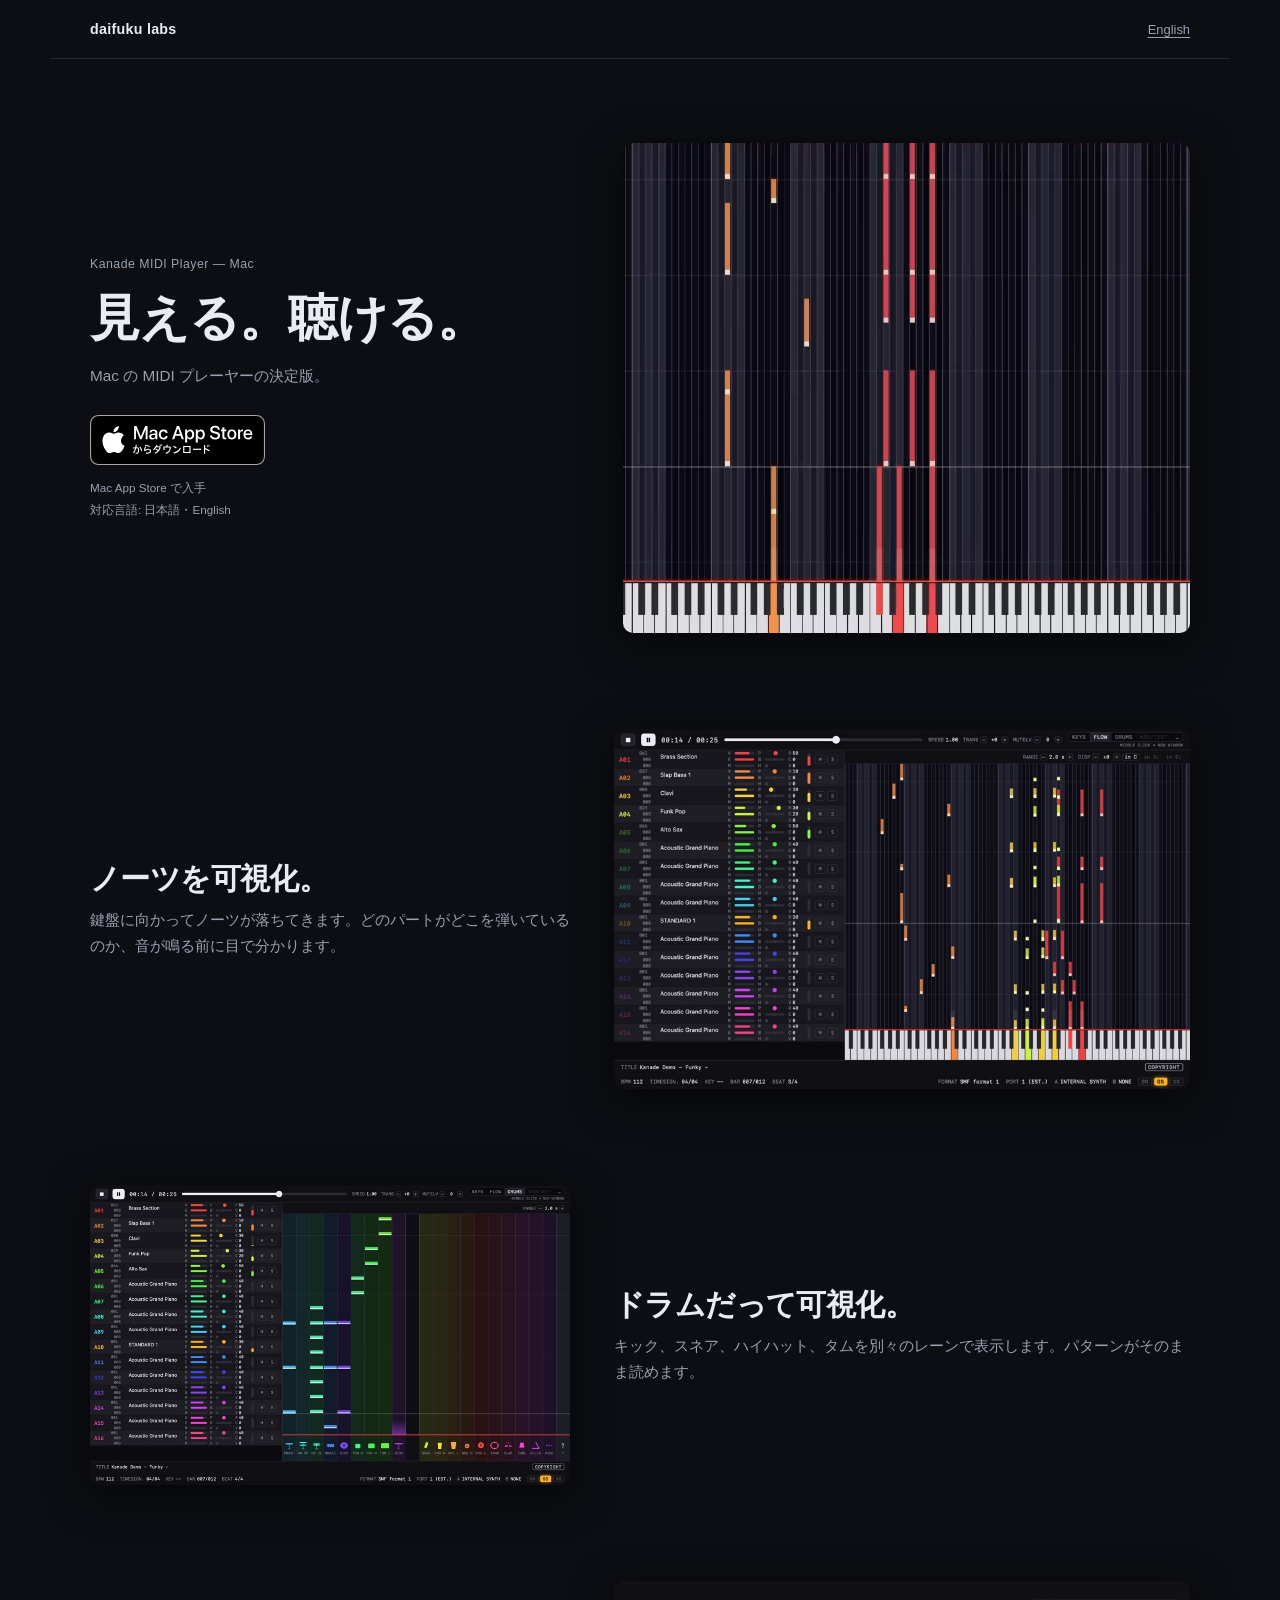
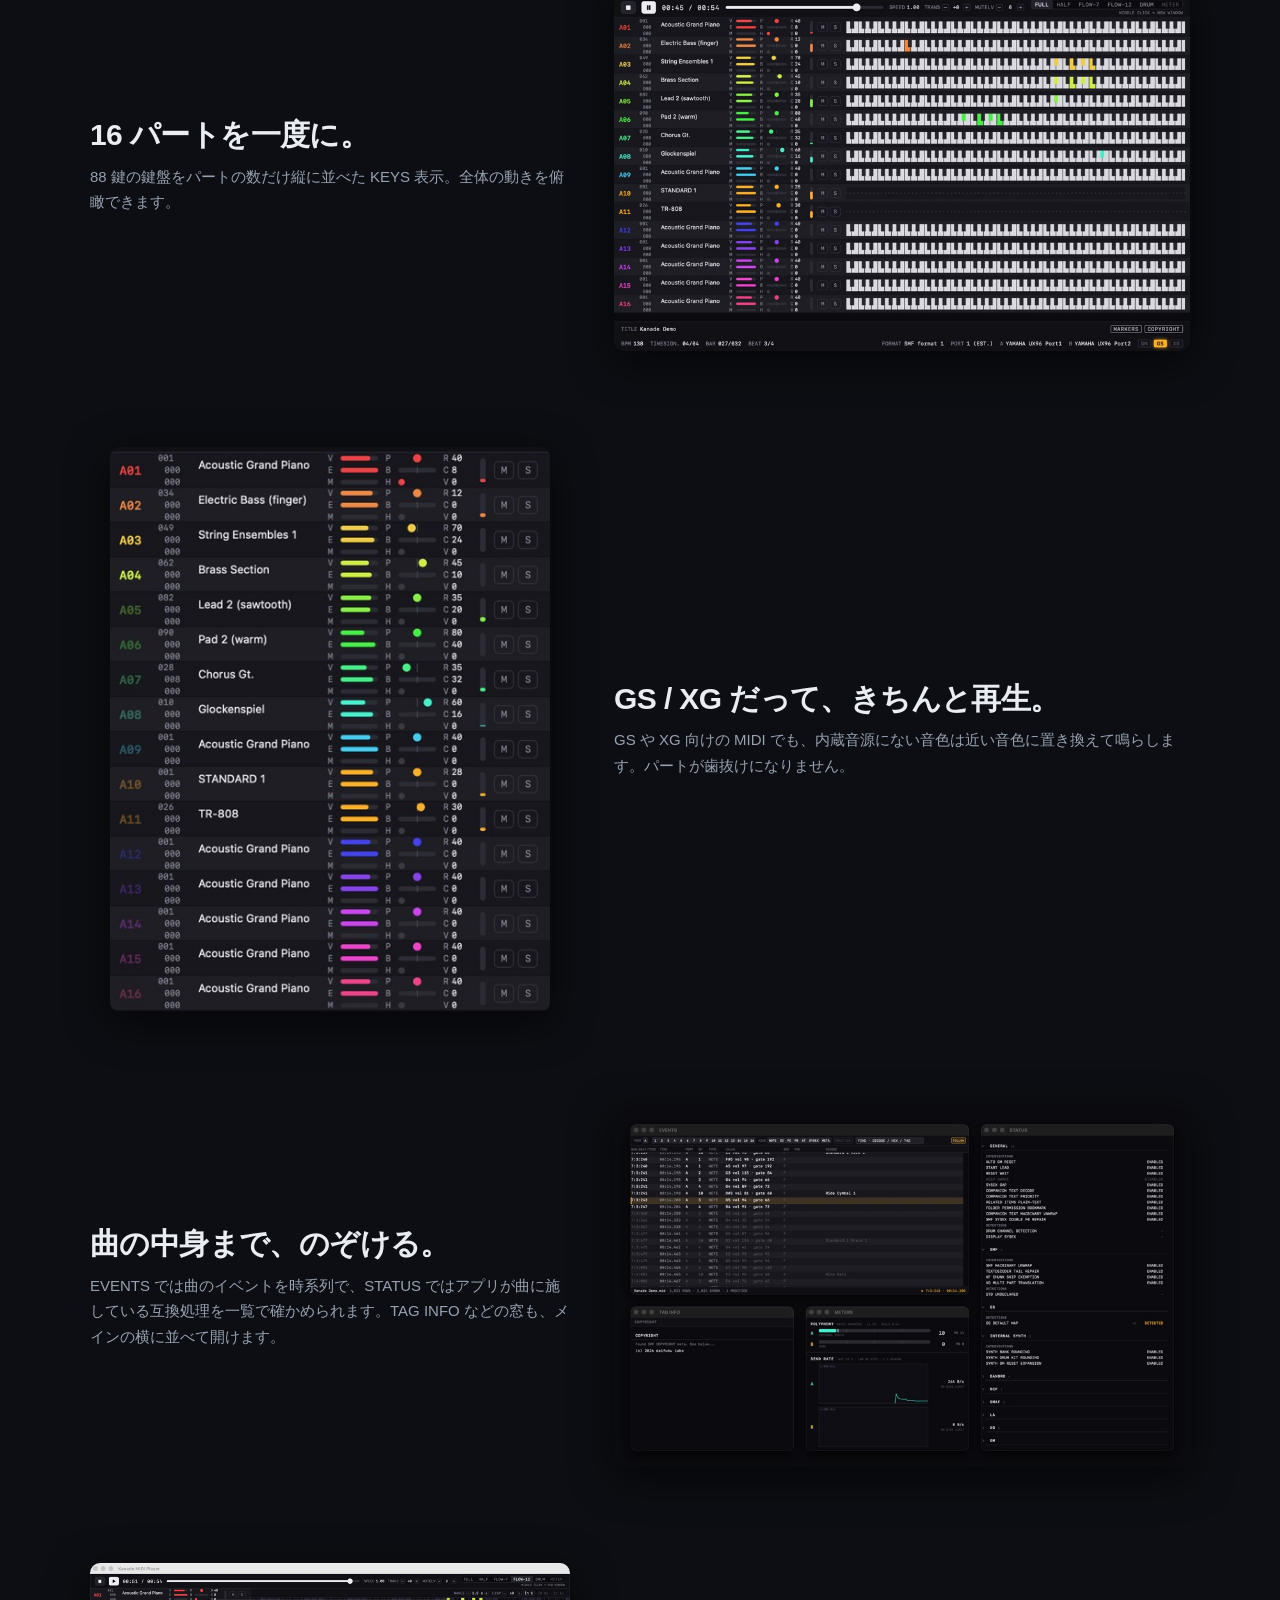
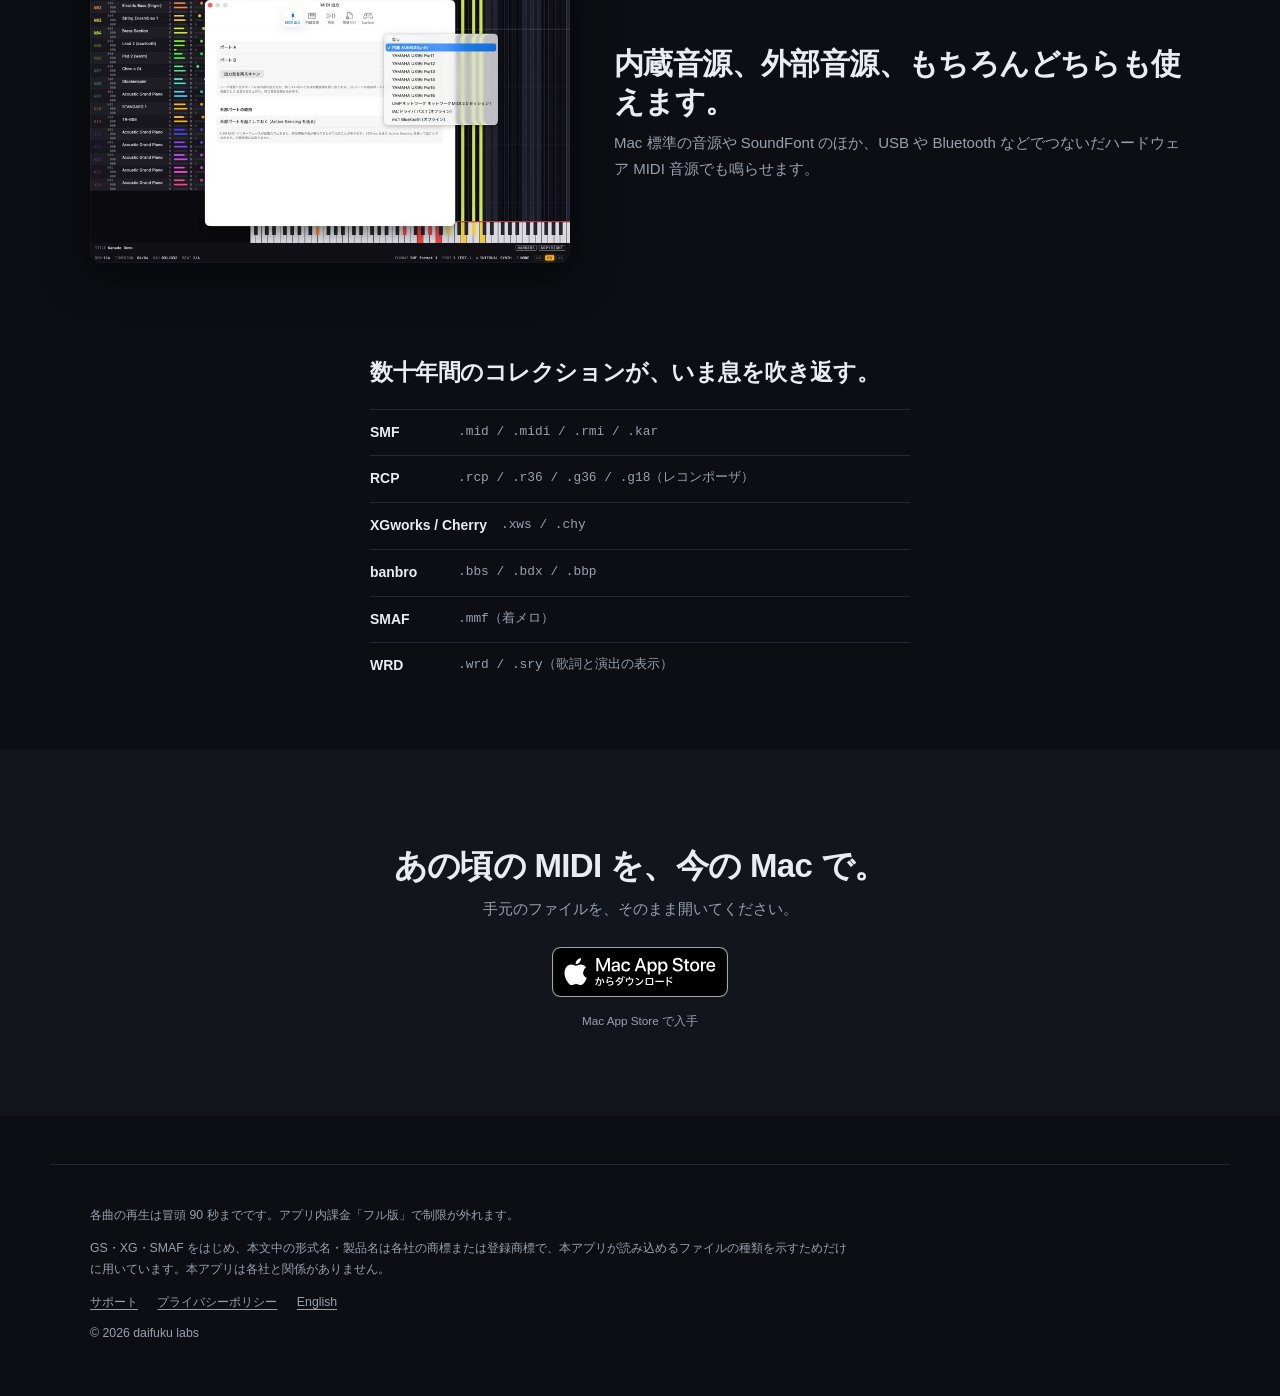
<file: kanade/index.html>
<!DOCTYPE html>
<html lang="ja">
<head>
<meta charset="utf-8">
<meta name="viewport" content="width=device-width, initial-scale=1">
<title>Kanade MIDI Player｜ノーツが落ちてくる Mac の MIDI プレーヤー</title>
<meta name="description" content="88 鍵の鍵盤に落ちてくるノーツを見ながら聴ける Mac 用 MIDI プレーヤー。.mid のほか、レコンポーザ（RCP）・banbro・着メロ（SMAF）の曲もそのまま開け、GS / XG を自動判定。内蔵音源でも外部 MIDI 音源でも鳴らせます。">
<link rel="canonical" href="https://daifuku-labs.com/kanade/">
<link rel="alternate" hreflang="ja" href="https://daifuku-labs.com/kanade/">
<link rel="alternate" hreflang="en" href="https://daifuku-labs.com/kanade/en/">
<link rel="alternate" hreflang="x-default" href="https://daifuku-labs.com/kanade/en/">
<meta property="og:type" content="website">
<meta property="og:site_name" content="daifuku labs">
<meta property="og:title" content="Kanade MIDI Player｜ノーツが落ちてくる Mac の MIDI プレーヤー">
<meta property="og:description" content="88 鍵の鍵盤に落ちてくるノーツを見ながら聴ける Mac 用 MIDI プレーヤー。.mid のほか、レコンポーザ（RCP）・banbro・着メロ（SMAF）の曲もそのまま開け、GS / XG を自動判定。内蔵音源でも外部 MIDI 音源でも鳴らせます。">
<meta property="og:url" content="https://daifuku-labs.com/kanade/">
<meta property="og:image" content="https://daifuku-labs.com/assets/og/kanade.jpg">
<meta property="og:locale" content="ja_JP">
<meta name="twitter:card" content="summary_large_image">
<script type="application/ld+json">
{
  "@context": "https://schema.org",
  "@type": "SoftwareApplication",
  "name": "Kanade MIDI Player",
  "description": "88 鍵の鍵盤に落ちてくるノーツを見ながら聴ける Mac 用 MIDI プレーヤー。.mid のほか、レコンポーザ（RCP）・banbro・着メロ（SMAF）の曲もそのまま開け、GS / XG を自動判定。内蔵音源でも外部 MIDI 音源でも鳴らせます。",
  "url": "https://daifuku-labs.com/kanade/",
  "image": "https://daifuku-labs.com/assets/og/kanade.jpg",
  "operatingSystem": "macOS 15.0 or later",
  "applicationCategory": "MultimediaApplication",
  "inLanguage": [
    "ja",
    "en"
  ],
  "offers": {
    "@type": "Offer",
    "price": "0",
    "priceCurrency": "JPY",
    "url": "https://apps.apple.com/app/apple-store/id6810732463?pt=129254985&ct=site&mt=12"
  },
  "publisher": {
    "@type": "Organization",
    "@id": "https://daifuku-labs.com/#organization",
    "name": "daifuku labs",
    "url": "https://daifuku-labs.com/",
    "email": "support@daifuku-labs.com"
  },
  "author": {
    "@type": "Organization",
    "@id": "https://daifuku-labs.com/#organization",
    "name": "daifuku labs",
    "url": "https://daifuku-labs.com/",
    "email": "support@daifuku-labs.com"
  }
}
</script>
<link rel="stylesheet" href="/assets/site.css">
<script defer src="https://static.cloudflareinsights.com/beacon.min.js" data-cf-beacon='{"token": "9dd29a2d1fa041be908ff33ad7f03ffd"}'></script>
</head>
<body class="tone-y p-kanade">
<a class="skip" href="#main">本文へスキップ</a>
<header class="nav"><a class="brand" href="/">daifuku labs</a><nav class="navlinks"><a href="/kanade/en/" hreflang="en" lang="en">English</a></nav></header>
<main id="main">
<section class="hero">
  <div class="hero-txt">
    <p class="eyebrow">Kanade MIDI Player &mdash; Mac</p>
    <h1>見える。聴ける。</h1>
    <p class="sub">Mac の MIDI プレーヤーの決定版。</p>
    <div class="cta"><span class="badge-wrap"><a class="badge" href="https://apps.apple.com/app/apple-store/id6810732463?pt=129254985&amp;ct=site&amp;mt=12"><img src="/assets/img/mac-appstore-badge-ja.svg" alt="Mac App Store でダウンロード" width="175" height="50"></a><span class="badge-note">Mac App Store で入手</span><span class="badge-note langs">対応言語: 日本語・English</span></span></div>
  </div>
  <figure class="shot mac heroshot"><video class="loop" width="938" height="812" autoplay muted loop playsinline preload="metadata" poster="/assets/img/kanade/loop-poster.jpg" aria-label="88 鍵の鍵盤に向かってノーツが落ちてくる再生画面（無音のループ動画）"><source src="/assets/img/kanade/loop.mp4" type="video/mp4"><img src="/assets/img/kanade/loop-poster.jpg" width="938" height="812" alt="88 鍵の鍵盤に向かってノーツが落ちてくる再生画面（無音のループ動画）"></video></figure>
</section>
<section class="feat">
  <div class="feat-txt"><h2>ノーツを可視化。</h2><p>鍵盤に向かってノーツが落ちてきます。どのパートがどこを弾いているのか、音が鳴る前に目で分かります。</p></div>
  <figure class="shot mac"><img class="" src="/assets/img/kanade/flow.jpg" srcset="/assets/img/kanade/flow.jpg 1x, /assets/img/kanade/flow@2x.jpg 2x" width="900" height="562" alt="FLOW 表示の再生画面。鍵盤に向かってノーツが落ちてくる" loading="lazy" decoding="async"></figure>
</section>
<section class="feat rev">
  <div class="feat-txt"><h2>ドラムだって可視化。</h2><p>キック、スネア、ハイハット、タムを別々のレーンで表示します。パターンがそのまま読めます。</p></div>
  <figure class="shot mac"><img class="" src="/assets/img/kanade/drum.jpg" srcset="/assets/img/kanade/drum.jpg 1x, /assets/img/kanade/drum@2x.jpg 2x" width="900" height="562" alt="DRUMS 表示の再生画面。打楽器ごとにレーンが分かれている" loading="lazy" decoding="async"></figure>
</section>
<section class="feat">
  <div class="feat-txt"><h2>16 パートを一度に。</h2><p>88 鍵の鍵盤をパートの数だけ縦に並べた KEYS 表示。全体の動きを俯瞰できます。</p></div>
  <figure class="shot mac"><img class="" src="/assets/img/kanade/full.jpg" srcset="/assets/img/kanade/full.jpg 1x, /assets/img/kanade/full@2x.jpg 2x" width="900" height="578" alt="KEYS 表示の再生画面。16 パート分の鍵盤が縦に並ぶ" loading="lazy" decoding="async"></figure>
</section>
<section class="feat rev">
  <div class="feat-txt"><h2>GS / XG だって、きちんと再生。</h2><p>GS や XG 向けの MIDI でも、内蔵音源にない音色は近い音色に置き換えて鳴らします。パートが歯抜けになりません。</p></div>
  <figure class="shot macnarrow"><img class="" src="/assets/img/kanade/parts.jpg" srcset="/assets/img/kanade/parts.jpg 1x, /assets/img/kanade/parts@2x.jpg 2x" width="479" height="615" alt="再生画面のパート一覧。GS のファイルを読み込んでも A01〜A16 の 16 パートすべてに音色名が並び、歯抜けがない" loading="lazy" decoding="async"></figure>
</section>
<section class="feat">
  <div class="feat-txt"><h2>曲の中身まで、のぞける。</h2><p>EVENTS では曲のイベントを時系列で、STATUS ではアプリが曲に施している互換処理を一覧で確かめられます。TAG INFO などの窓も、メインの横に並べて開けます。</p></div>
  <figure class="shot mac"><img class="" src="/assets/img/kanade/windows.jpg" srcset="/assets/img/kanade/windows.jpg 1x, /assets/img/kanade/windows@2x.jpg 2x" width="900" height="562" alt="補助ウインドウ（EVENTS・STATUS・TAG INFO・METERS）をメインの横に並べた画面" loading="lazy" decoding="async"></figure>
</section>
<section class="feat rev">
  <div class="feat-txt"><h2>内蔵音源、外部音源、もちろんどちらも使えます。</h2><p>Mac 標準の音源や SoundFont のほか、USB や Bluetooth などでつないだハードウェア MIDI 音源でも鳴らせます。</p></div>
  <figure class="shot mac"><img class="" src="/assets/img/kanade/settings.jpg" srcset="/assets/img/kanade/settings.jpg 1x, /assets/img/kanade/settings@2x.jpg 2x" width="900" height="562" alt="設定ウインドウの MIDI 出力タブ。ポート A / B の宛先を内蔵音源か外部 MIDI ポートから選ぶ" loading="lazy" decoding="async"></figure>
</section>
<section class="fmt-sec"><h2>数十年間のコレクションが、いま息を吹き返す。</h2><ul class="fmt"><li><b>SMF</b><span>.mid / .midi / .rmi / .kar</span></li><li><b>RCP</b><span>.rcp / .r36 / .g36 / .g18（レコンポーザ）</span></li><li><b>XGworks / Cherry</b><span>.xws / .chy</span></li><li><b>banbro</b><span>.bbs / .bdx / .bbp</span></li><li><b>SMAF</b><span>.mmf（着メロ）</span></li><li><b>WRD</b><span>.wrd / .sry（歌詞と演出の表示）</span></li></ul></section>
<section class="close">
  <h2>あの頃の MIDI を、今の Mac で。</h2>
  <p>手元のファイルを、そのまま開いてください。</p>
  <div class="cta"><span class="badge-wrap"><a class="badge" href="https://apps.apple.com/app/apple-store/id6810732463?pt=129254985&amp;ct=site&amp;mt=12"><img src="/assets/img/mac-appstore-badge-ja.svg" alt="Mac App Store でダウンロード" width="175" height="50"></a><span class="badge-note">Mac App Store で入手</span></span></div>
</section>
</main>
<footer class="foot"><p class="fine">各曲の再生は冒頭 90 秒までです。アプリ内課金「フル版」で制限が外れます。</p><p class="tm">GS・XG・SMAF をはじめ、本文中の形式名・製品名は各社の商標または登録商標で、本アプリが読み込めるファイルの種類を示すためだけに用いています。本アプリは各社と関係がありません。</p><nav><a href="./support.html">サポート</a> <a href="./privacy-policy.html">プライバシーポリシー</a> <a href="/kanade/en/">English</a></nav><p class="copy">&copy; 2026 daifuku labs</p></footer>
<div class="sticky-cta"><span class="badge-wrap"><a class="badge" href="https://apps.apple.com/app/apple-store/id6810732463?pt=129254985&amp;ct=site&amp;mt=12"><img src="/assets/img/mac-appstore-badge-ja.svg" alt="Mac App Store でダウンロード" width="175" height="50"></a><span class="badge-note">Mac App Store で入手</span></span></div>
</body>
</html>
</file>
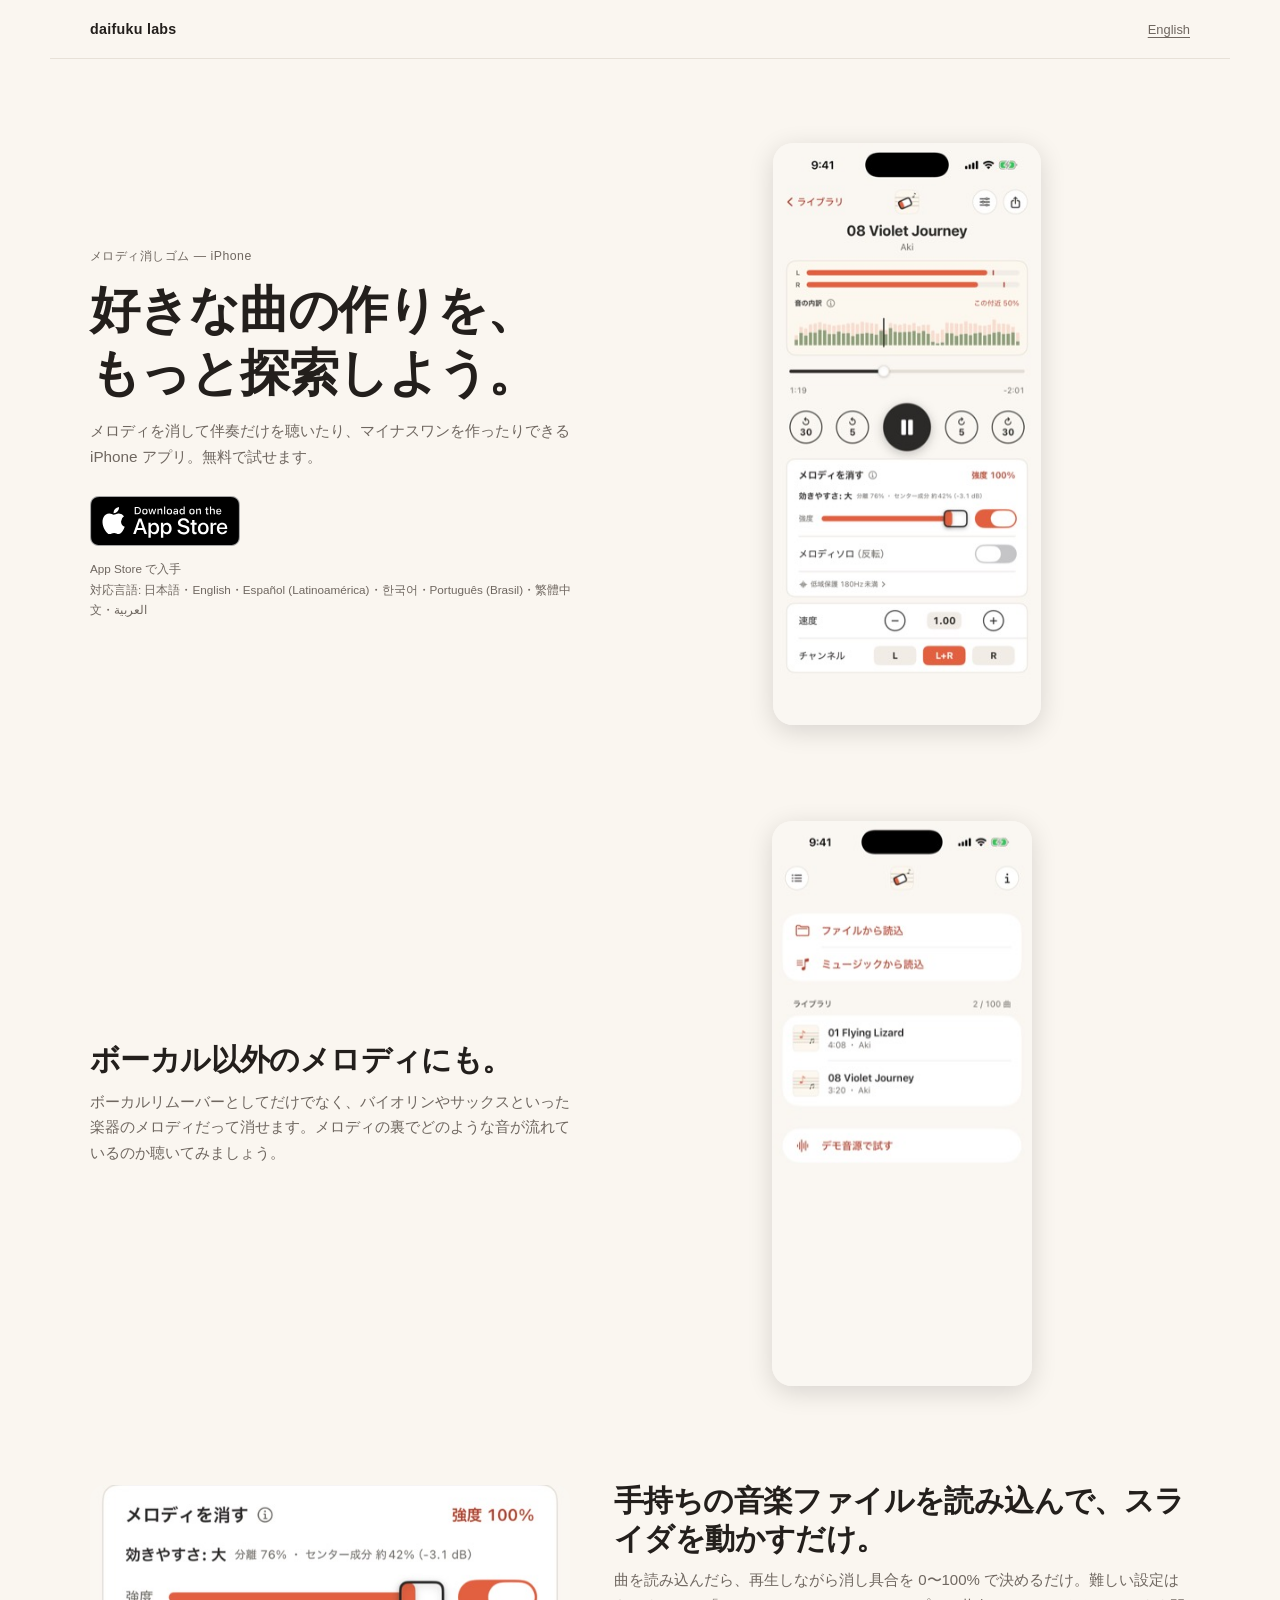
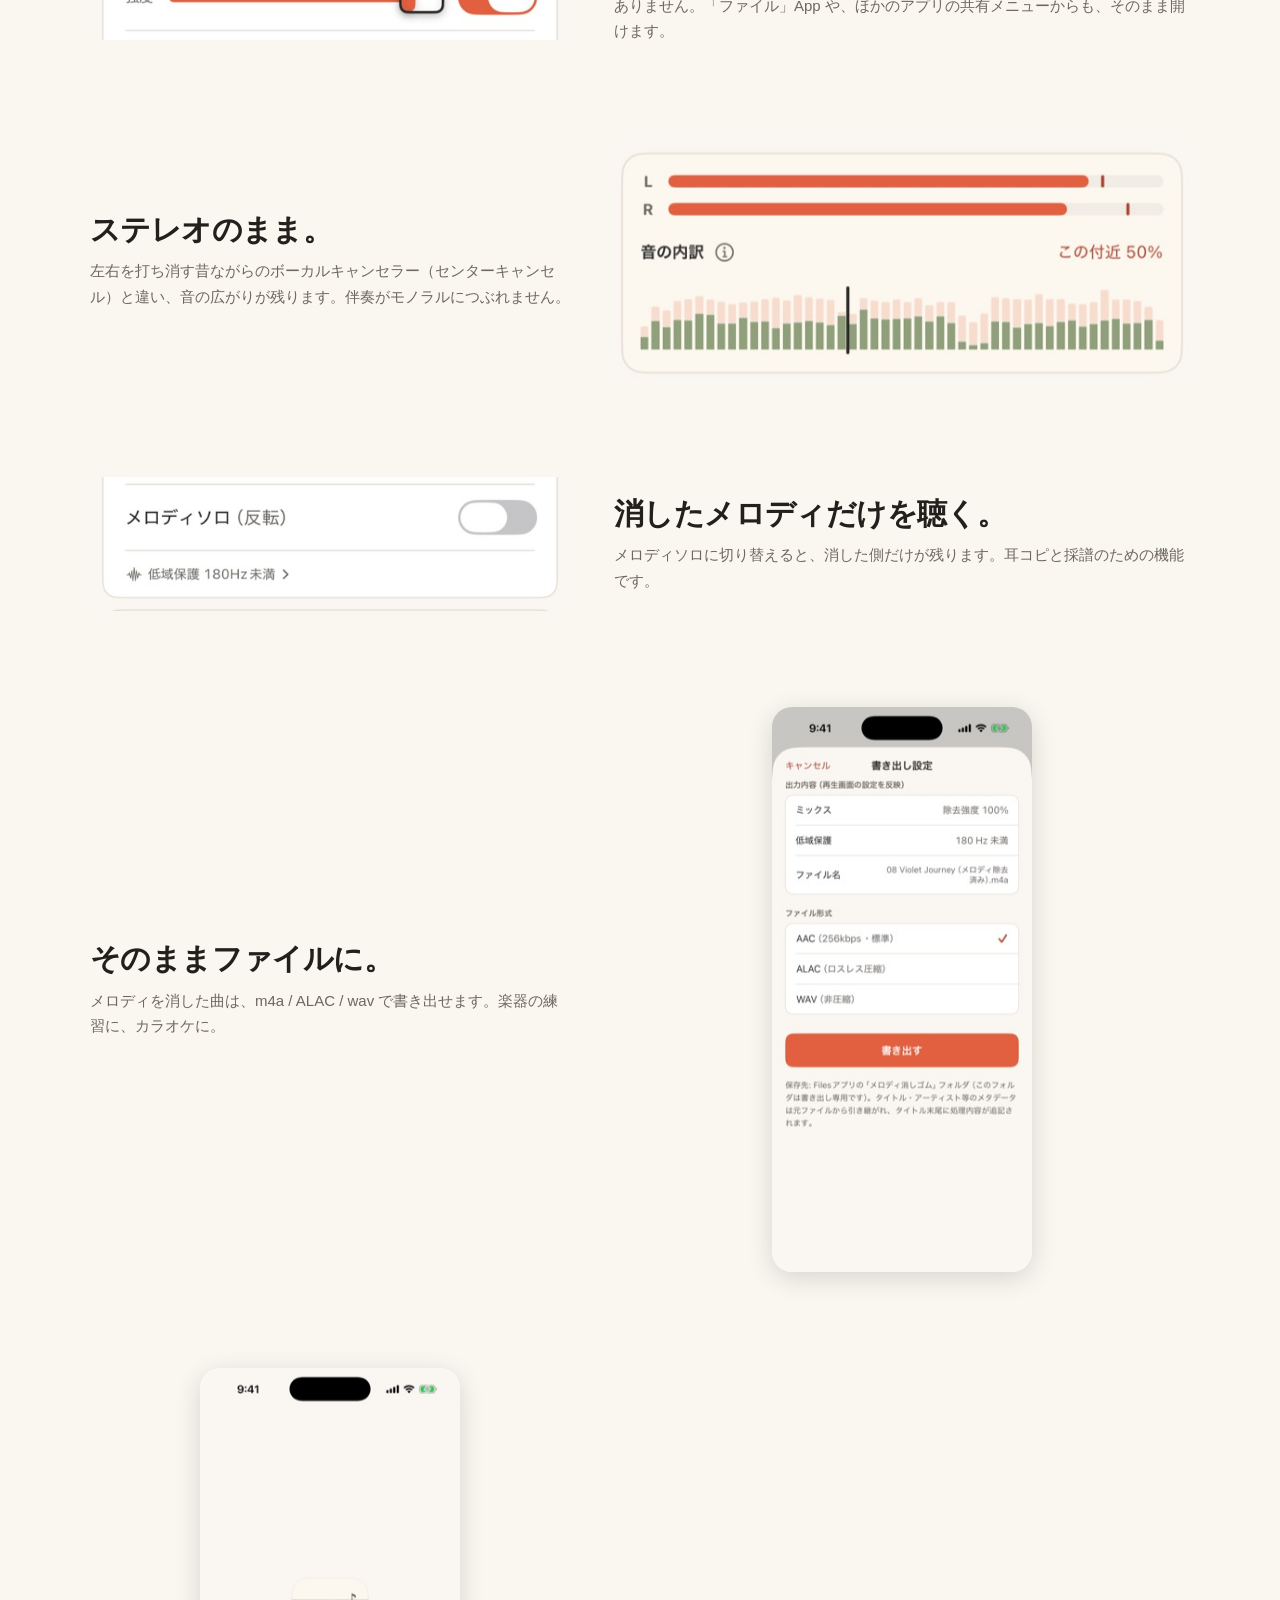
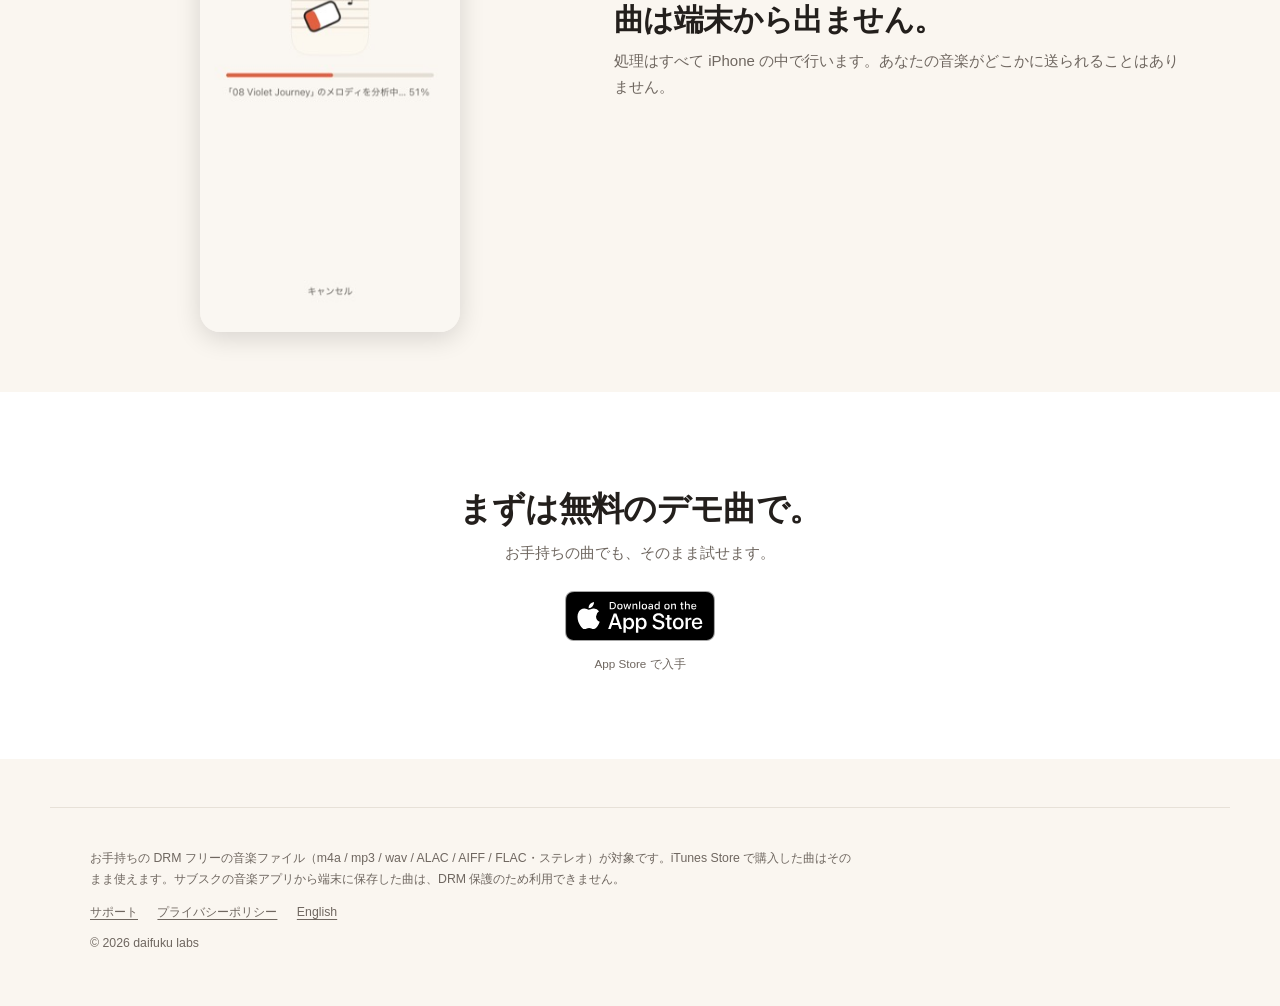
<file: melody-eraser/index.html>
<!DOCTYPE html>
<html lang="ja">
<head>
<meta charset="utf-8">
<meta name="viewport" content="width=device-width, initial-scale=1">
<title>メロディ消しゴム｜ボーカルも楽器も消してカラオケ伴奏を作る iPhone アプリ</title>
<meta name="description" content="好きな曲のボーカルや楽器のメロディを消して、カラオケ用のオフボーカル伴奏や楽器練習用のマイナスワン音源を作る iPhone アプリ。ステレオの広がりはそのまま、モノラルになりません。無料で試せます。">
<link rel="canonical" href="https://daifuku-labs.com/melody-eraser/">
<link rel="alternate" hreflang="ja" href="https://daifuku-labs.com/melody-eraser/">
<link rel="alternate" hreflang="en" href="https://daifuku-labs.com/melody-eraser/en/">
<link rel="alternate" hreflang="x-default" href="https://daifuku-labs.com/melody-eraser/en/">
<meta property="og:type" content="website">
<meta property="og:site_name" content="daifuku labs">
<meta property="og:title" content="メロディ消しゴム｜ボーカルも楽器も消してカラオケ伴奏を作る iPhone アプリ">
<meta property="og:description" content="好きな曲のボーカルや楽器のメロディを消して、カラオケ用のオフボーカル伴奏や楽器練習用のマイナスワン音源を作る iPhone アプリ。ステレオの広がりはそのまま、モノラルになりません。無料で試せます。">
<meta property="og:url" content="https://daifuku-labs.com/melody-eraser/">
<meta property="og:image" content="https://daifuku-labs.com/assets/og/melody-eraser.jpg">
<meta property="og:locale" content="ja_JP">
<meta name="twitter:card" content="summary_large_image">
<script type="application/ld+json">
{
  "@context": "https://schema.org",
  "@type": "MobileApplication",
  "name": "メロディ消しゴム",
  "description": "好きな曲のボーカルや楽器のメロディを消して、カラオケ用のオフボーカル伴奏や楽器練習用のマイナスワン音源を作る iPhone アプリ。ステレオの広がりはそのまま、モノラルになりません。無料で試せます。",
  "url": "https://daifuku-labs.com/melody-eraser/",
  "image": "https://daifuku-labs.com/assets/og/melody-eraser.jpg",
  "operatingSystem": "iOS 16.0 or later",
  "applicationCategory": "MultimediaApplication",
  "inLanguage": [
    "ja",
    "en",
    "es-419",
    "ko",
    "pt-BR",
    "zh-Hant",
    "ar"
  ],
  "offers": {
    "@type": "Offer",
    "price": "0",
    "priceCurrency": "JPY",
    "url": "https://apps.apple.com/app/apple-store/id6797349496?pt=129254985&ct=site&mt=8"
  },
  "publisher": {
    "@type": "Organization",
    "@id": "https://daifuku-labs.com/#organization",
    "name": "daifuku labs",
    "url": "https://daifuku-labs.com/",
    "email": "support@daifuku-labs.com"
  },
  "author": {
    "@type": "Organization",
    "@id": "https://daifuku-labs.com/#organization",
    "name": "daifuku labs",
    "url": "https://daifuku-labs.com/",
    "email": "support@daifuku-labs.com"
  }
}
</script>
<link rel="stylesheet" href="/assets/site.css">
<script defer src="https://static.cloudflareinsights.com/beacon.min.js" data-cf-beacon='{"token": "9dd29a2d1fa041be908ff33ad7f03ffd"}'></script>
</head>
<body class="tone-y p-melody-eraser">
<a class="skip" href="#main">本文へスキップ</a>
<header class="nav"><a class="brand" href="/">daifuku labs</a><nav class="navlinks"><a href="/melody-eraser/en/" hreflang="en" lang="en">English</a></nav></header>
<main id="main">
<section class="hero">
  <div class="hero-txt">
    <p class="eyebrow">メロディ消しゴム &mdash; iPhone</p>
    <h1>好きな曲の作りを、<br>もっと探索しよう。</h1>
    <p class="sub">メロディを消して伴奏だけを聴いたり、マイナスワンを作ったりできる iPhone アプリ。無料で試せます。</p>
    <div class="cta"><span class="badge-wrap"><a class="badge" href="https://apps.apple.com/app/apple-store/id6797349496?pt=129254985&amp;ct=site&amp;mt=8"><img src="/assets/img/appstore-badge.svg" alt="App Store で入手" width="150" height="50"></a><span class="badge-note">App Store で入手</span><span class="badge-note langs">対応言語: 日本語・English・Español (Latinoamérica)・한국어・Português (Brasil)・繁體中文・<span lang="ar" dir="rtl">العربية</span></span></span></div>
  </div>
  <figure class="shot phone heroshot"><img class="" src="/assets/img/melody-eraser/player.jpg" srcset="/assets/img/melody-eraser/player.jpg 1x, /assets/img/melody-eraser/player@2x.jpg 2x" width="300" height="652" alt="再生画面の「メロディを消す」カード。強度スライダが 100% になっている"></figure>
</section>
<section class="feat">
  <div class="feat-txt"><h2>ボーカル以外のメロディにも。</h2><p>ボーカルリムーバーとしてだけでなく、バイオリンやサックスといった楽器のメロディだって消せます。メロディの裏でどのような音が流れているのか聴いてみましょう。</p></div>
  <figure class="shot phone"><img class="" src="/assets/img/melody-eraser/library.jpg" srcset="/assets/img/melody-eraser/library.jpg 1x, /assets/img/melody-eraser/library@2x.jpg 2x" width="280" height="608" alt="読み込んだ曲が並ぶライブラリ画面" loading="lazy" decoding="async"></figure>
</section>
<section class="feat rev">
  <div class="feat-txt"><h2>手持ちの音楽ファイルを読み込んで、スライダを動かすだけ。</h2><p>曲を読み込んだら、再生しながら消し具合を 0〜100% で決めるだけ。難しい設定はありません。「ファイル」App や、ほかのアプリの共有メニューからも、そのまま開けます。</p></div>
  <figure class="shot wide"><img class="" src="/assets/img/melody-eraser/slider.jpg" srcset="/assets/img/melody-eraser/slider.jpg 1x, /assets/img/melody-eraser/slider@2x.jpg 2x" width="600" height="193" alt="再生画面の「メロディを消す」カード。強度スライダが 100% になっている" loading="lazy" decoding="async"></figure>
</section>
<section class="feat">
  <div class="feat-txt"><h2>ステレオのまま。</h2><p>左右を打ち消す昔ながらのボーカルキャンセラー（センターキャンセル）と違い、音の広がりが残ります。伴奏がモノラルにつぶれません。</p></div>
  <figure class="shot wide"><img class="" src="/assets/img/melody-eraser/visualizer.jpg" srcset="/assets/img/melody-eraser/visualizer.jpg 1x, /assets/img/melody-eraser/visualizer@2x.jpg 2x" width="600" height="251" alt="音の内訳を帯グラフで表したビジュアライザ" loading="lazy" decoding="async"></figure>
</section>
<section class="feat rev">
  <div class="feat-txt"><h2>消したメロディだけを聴く。</h2><p>メロディソロに切り替えると、消した側だけが残ります。耳コピと採譜のための機能です。</p></div>
  <figure class="shot wide"><img class="" src="/assets/img/melody-eraser/solo.jpg" srcset="/assets/img/melody-eraser/solo.jpg 1x, /assets/img/melody-eraser/solo@2x.jpg 2x" width="600" height="168" alt="「メロディソロ（反転）」のスイッチ" loading="lazy" decoding="async"></figure>
</section>
<section class="feat">
  <div class="feat-txt"><h2>そのままファイルに。</h2><p>メロディを消した曲は、m4a / ALAC / wav で書き出せます。楽器の練習に、カラオケに。</p></div>
  <figure class="shot phone"><img class="" src="/assets/img/melody-eraser/export.jpg" srcset="/assets/img/melody-eraser/export.jpg 1x, /assets/img/melody-eraser/export@2x.jpg 2x" width="280" height="608" alt="書き出し形式を選ぶシート" loading="lazy" decoding="async"></figure>
</section>
<section class="feat rev">
  <div class="feat-txt"><h2>曲は端末から出ません。</h2><p>処理はすべて iPhone の中で行います。あなたの音楽がどこかに送られることはありません。</p></div>
  <figure class="shot phone"><img class="" src="/assets/img/melody-eraser/processing.jpg" srcset="/assets/img/melody-eraser/processing.jpg 1x, /assets/img/melody-eraser/processing@2x.jpg 2x" width="280" height="608" alt="端末内で解析が進んでいる画面" loading="lazy" decoding="async"></figure>
</section>
<section class="close">
  <h2>まずは無料のデモ曲で。</h2>
  <p>お手持ちの曲でも、そのまま試せます。</p>
  <div class="cta"><span class="badge-wrap"><a class="badge" href="https://apps.apple.com/app/apple-store/id6797349496?pt=129254985&amp;ct=site&amp;mt=8"><img src="/assets/img/appstore-badge.svg" alt="App Store で入手" width="150" height="50"></a><span class="badge-note">App Store で入手</span></span></div>
</section>
</main>
<footer class="foot"><p class="fine">お手持ちの DRM フリーの音楽ファイル（m4a / mp3 / wav / ALAC / AIFF / FLAC・ステレオ）が対象です。iTunes Store で購入した曲はそのまま使えます。サブスクの音楽アプリから端末に保存した曲は、DRM 保護のため利用できません。</p><nav><a href="./support.html">サポート</a> <a href="./privacy-policy.html">プライバシーポリシー</a> <a href="/melody-eraser/en/">English</a></nav><p class="copy">&copy; 2026 daifuku labs</p></footer>
<div class="sticky-cta"><span class="badge-wrap"><a class="badge" href="https://apps.apple.com/app/apple-store/id6797349496?pt=129254985&amp;ct=site&amp;mt=8"><img src="/assets/img/appstore-badge.svg" alt="App Store で入手" width="150" height="50"></a><span class="badge-note">App Store で入手</span></span></div>
</body>
</html>
</file>
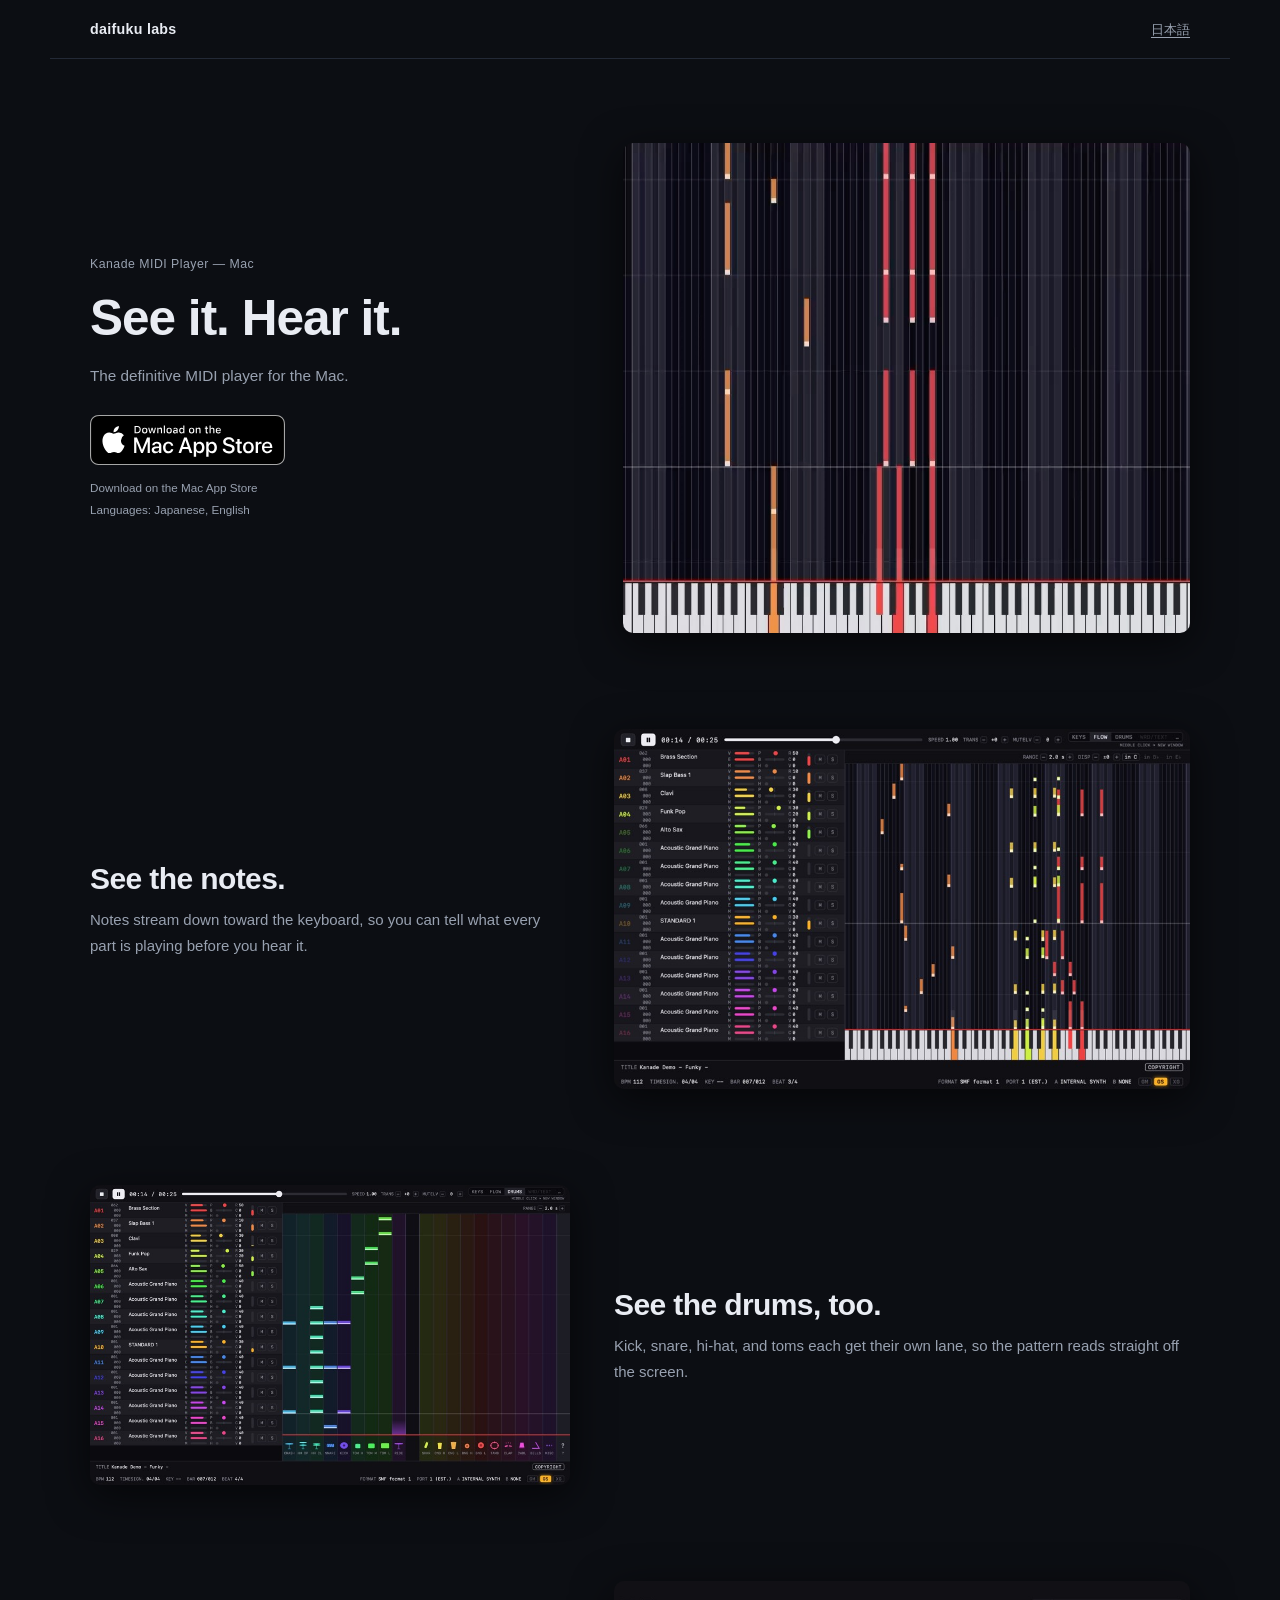
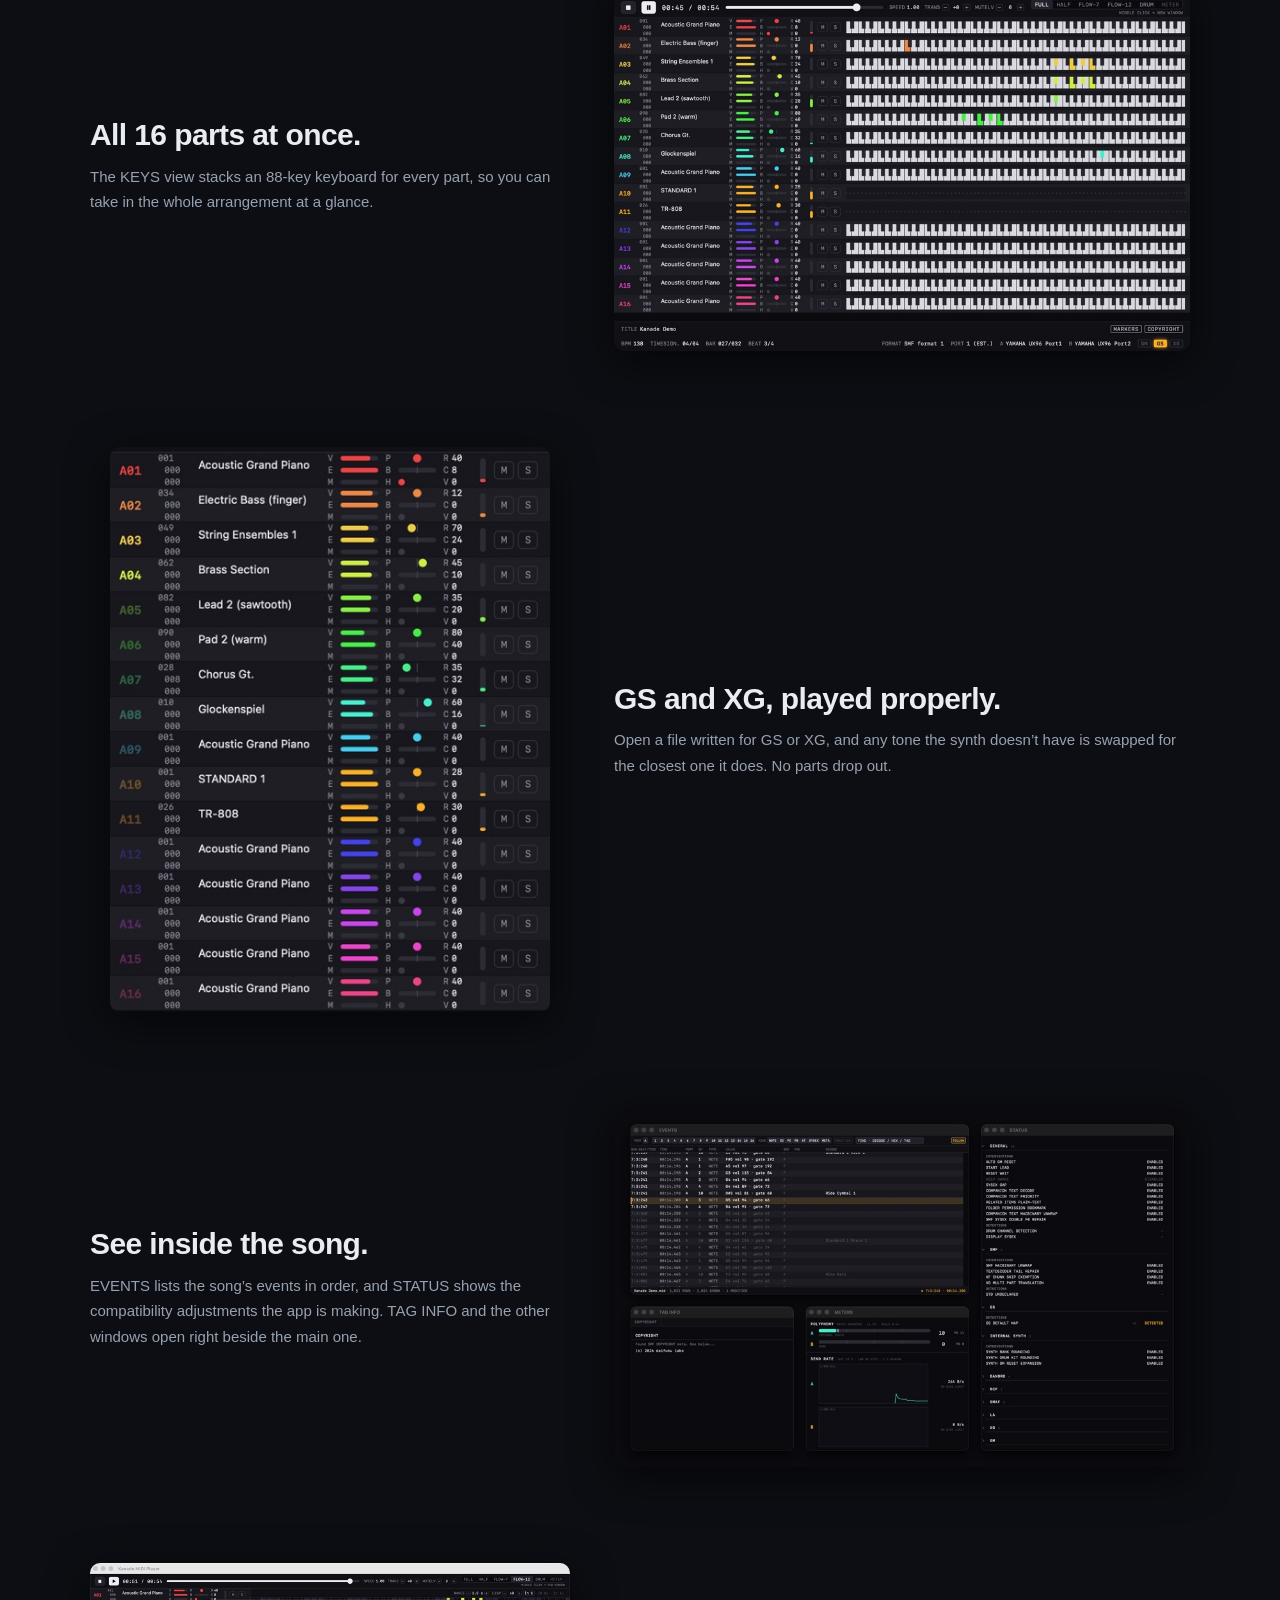
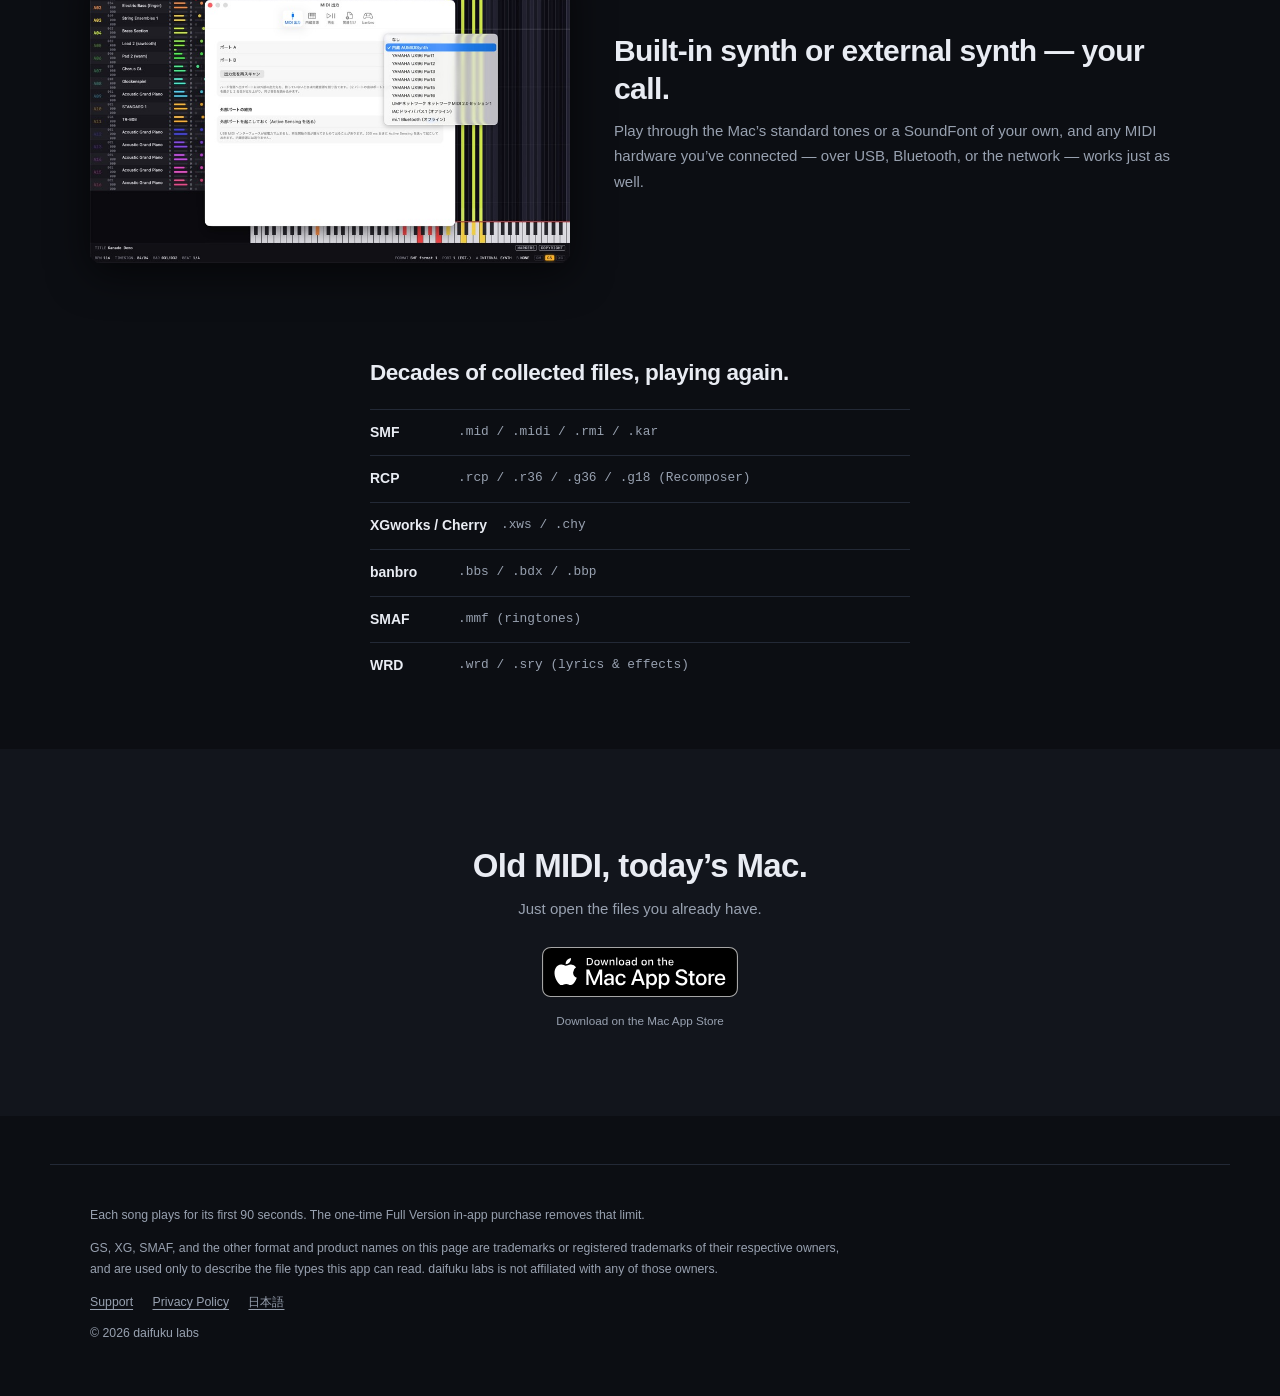
<file: kanade/en/index.html>
<!DOCTYPE html>
<html lang="en">
<head>
<meta charset="utf-8">
<meta name="viewport" content="width=device-width, initial-scale=1">
<title>Kanade MIDI Player — See and hear your MIDI on the Mac</title>
<meta name="description" content="A Mac MIDI player with falling notes on an 88-key keyboard. Plays .mid, Recomposer RCP, banbro, and SMAF files, detects GS and XG, and drives external synths.">
<link rel="canonical" href="https://daifuku-labs.com/kanade/en/">
<link rel="alternate" hreflang="ja" href="https://daifuku-labs.com/kanade/">
<link rel="alternate" hreflang="en" href="https://daifuku-labs.com/kanade/en/">
<link rel="alternate" hreflang="x-default" href="https://daifuku-labs.com/kanade/en/">
<meta property="og:type" content="website">
<meta property="og:site_name" content="daifuku labs">
<meta property="og:title" content="Kanade MIDI Player — See and hear your MIDI on the Mac">
<meta property="og:description" content="A Mac MIDI player with falling notes on an 88-key keyboard. Plays .mid, Recomposer RCP, banbro, and SMAF files, detects GS and XG, and drives external synths.">
<meta property="og:url" content="https://daifuku-labs.com/kanade/en/">
<meta property="og:image" content="https://daifuku-labs.com/assets/og/kanade.jpg">
<meta property="og:locale" content="en_US">
<meta name="twitter:card" content="summary_large_image">
<script type="application/ld+json">
{
  "@context": "https://schema.org",
  "@type": "SoftwareApplication",
  "name": "Kanade MIDI Player",
  "description": "A Mac MIDI player with falling notes on an 88-key keyboard. Plays .mid, Recomposer RCP, banbro, and SMAF files, detects GS and XG, and drives external synths.",
  "url": "https://daifuku-labs.com/kanade/en/",
  "image": "https://daifuku-labs.com/assets/og/kanade.jpg",
  "operatingSystem": "macOS 15.0 or later",
  "applicationCategory": "MultimediaApplication",
  "inLanguage": [
    "ja",
    "en"
  ],
  "offers": {
    "@type": "Offer",
    "price": "0",
    "priceCurrency": "USD",
    "url": "https://apps.apple.com/app/apple-store/id6810732463?pt=129254985&ct=site&mt=12"
  },
  "publisher": {
    "@type": "Organization",
    "@id": "https://daifuku-labs.com/#organization",
    "name": "daifuku labs",
    "url": "https://daifuku-labs.com/",
    "email": "support@daifuku-labs.com"
  },
  "author": {
    "@type": "Organization",
    "@id": "https://daifuku-labs.com/#organization",
    "name": "daifuku labs",
    "url": "https://daifuku-labs.com/",
    "email": "support@daifuku-labs.com"
  }
}
</script>
<link rel="stylesheet" href="/assets/site.css">
<script defer src="https://static.cloudflareinsights.com/beacon.min.js" data-cf-beacon='{"token": "9dd29a2d1fa041be908ff33ad7f03ffd"}'></script>
</head>
<body class="tone-y p-kanade">
<a class="skip" href="#main">Skip to content</a>
<header class="nav"><a class="brand" href="/en/">daifuku labs</a><nav class="navlinks"><a href="/kanade/" hreflang="ja" lang="ja">日本語</a></nav></header>
<main id="main">
<section class="hero">
  <div class="hero-txt">
    <p class="eyebrow">Kanade MIDI Player &mdash; Mac</p>
    <h1>See it. Hear it.</h1>
    <p class="sub">The definitive MIDI player for the Mac.</p>
    <div class="cta"><span class="badge-wrap"><a class="badge" href="https://apps.apple.com/app/apple-store/id6810732463?pt=129254985&amp;ct=site&amp;mt=12"><img src="/assets/img/mac-appstore-badge.svg" alt="Download on the Mac App Store" width="195" height="50"></a><span class="badge-note">Download on the Mac App Store</span><span class="badge-note langs">Languages: Japanese, English</span></span></div>
  </div>
  <figure class="shot mac heroshot"><video class="loop" width="938" height="812" autoplay muted loop playsinline preload="metadata" poster="/assets/img/kanade/loop-poster.jpg" aria-label="Notes falling toward an 88-key keyboard during playback (silent looping video)"><source src="/assets/img/kanade/loop.mp4" type="video/mp4"><img src="/assets/img/kanade/loop-poster.jpg" width="938" height="812" alt="Notes falling toward an 88-key keyboard during playback (silent looping video)"></video></figure>
</section>
<section class="feat">
  <div class="feat-txt"><h2>See the notes.</h2><p>Notes stream down toward the keyboard, so you can tell what every part is playing before you hear it.</p></div>
  <figure class="shot mac"><img class="" src="/assets/img/kanade/flow.jpg" srcset="/assets/img/kanade/flow.jpg 1x, /assets/img/kanade/flow@2x.jpg 2x" width="900" height="562" alt="The FLOW view, with notes falling toward the keyboard" loading="lazy" decoding="async"></figure>
</section>
<section class="feat rev">
  <div class="feat-txt"><h2>See the drums, too.</h2><p>Kick, snare, hi-hat, and toms each get their own lane, so the pattern reads straight off the screen.</p></div>
  <figure class="shot mac"><img class="" src="/assets/img/kanade/drum.jpg" srcset="/assets/img/kanade/drum.jpg 1x, /assets/img/kanade/drum@2x.jpg 2x" width="900" height="562" alt="The DRUMS view, with one lane per percussion instrument" loading="lazy" decoding="async"></figure>
</section>
<section class="feat">
  <div class="feat-txt"><h2>All 16 parts at once.</h2><p>The KEYS view stacks an 88-key keyboard for every part, so you can take in the whole arrangement at a glance.</p></div>
  <figure class="shot mac"><img class="" src="/assets/img/kanade/full.jpg" srcset="/assets/img/kanade/full.jpg 1x, /assets/img/kanade/full@2x.jpg 2x" width="900" height="578" alt="The KEYS view, stacking one keyboard per part" loading="lazy" decoding="async"></figure>
</section>
<section class="feat rev">
  <div class="feat-txt"><h2>GS and XG, played properly.</h2><p>Open a file written for GS or XG, and any tone the synth doesn’t have is swapped for the closest one it does. No parts drop out.</p></div>
  <figure class="shot macnarrow"><img class="" src="/assets/img/kanade/parts.jpg" srcset="/assets/img/kanade/parts.jpg 1x, /assets/img/kanade/parts@2x.jpg 2x" width="479" height="615" alt="The part list on the playback screen. Even with a GS file loaded, all 16 parts from A01 to A16 show a tone name, with no gaps" loading="lazy" decoding="async"></figure>
</section>
<section class="feat">
  <div class="feat-txt"><h2>See inside the song.</h2><p>EVENTS lists the song’s events in order, and STATUS shows the compatibility adjustments the app is making. TAG INFO and the other windows open right beside the main one.</p></div>
  <figure class="shot mac"><img class="" src="/assets/img/kanade/windows.jpg" srcset="/assets/img/kanade/windows.jpg 1x, /assets/img/kanade/windows@2x.jpg 2x" width="900" height="562" alt="The auxiliary windows (EVENTS, STATUS, TAG INFO, and METERS) arranged beside the main window" loading="lazy" decoding="async"></figure>
</section>
<section class="feat rev">
  <div class="feat-txt"><h2>Built-in synth or external synth — your call.</h2><p>Play through the Mac’s standard tones or a SoundFont of your own, and any MIDI hardware you’ve connected — over USB, Bluetooth, or the network — works just as well.</p></div>
  <figure class="shot mac"><img class="" src="/assets/img/kanade/settings-en.jpg" srcset="/assets/img/kanade/settings-en.jpg 1x, /assets/img/kanade/settings-en@2x.jpg 2x" width="900" height="562" alt="The MIDI Output tab of the settings window, where Port A and Port B can each be set to the built-in synth or an external MIDI port" loading="lazy" decoding="async"></figure>
</section>
<section class="fmt-sec"><h2>Decades of collected files, playing again.</h2><ul class="fmt"><li><b>SMF</b><span>.mid / .midi / .rmi / .kar</span></li><li><b>RCP</b><span>.rcp / .r36 / .g36 / .g18 (Recomposer)</span></li><li><b>XGworks / Cherry</b><span>.xws / .chy</span></li><li><b>banbro</b><span>.bbs / .bdx / .bbp</span></li><li><b>SMAF</b><span>.mmf (ringtones)</span></li><li><b>WRD</b><span>.wrd / .sry (lyrics &amp; effects)</span></li></ul></section>
<section class="close">
  <h2>Old MIDI, today’s Mac.</h2>
  <p>Just open the files you already have.</p>
  <div class="cta"><span class="badge-wrap"><a class="badge" href="https://apps.apple.com/app/apple-store/id6810732463?pt=129254985&amp;ct=site&amp;mt=12"><img src="/assets/img/mac-appstore-badge.svg" alt="Download on the Mac App Store" width="195" height="50"></a><span class="badge-note">Download on the Mac App Store</span></span></div>
</section>
</main>
<footer class="foot"><p class="fine">Each song plays for its first 90 seconds. The one-time Full Version in-app purchase removes that limit.</p><p class="tm">GS, XG, SMAF, and the other format and product names on this page are trademarks or registered trademarks of their respective owners, and are used only to describe the file types this app can read. daifuku labs is not affiliated with any of those owners.</p><nav><a href="../support.html#en">Support</a> <a href="../privacy-policy.html#en">Privacy Policy</a> <a href="/kanade/">日本語</a></nav><p class="copy">&copy; 2026 daifuku labs</p></footer>
<div class="sticky-cta"><span class="badge-wrap"><a class="badge" href="https://apps.apple.com/app/apple-store/id6810732463?pt=129254985&amp;ct=site&amp;mt=12"><img src="/assets/img/mac-appstore-badge.svg" alt="Download on the Mac App Store" width="195" height="50"></a><span class="badge-note">Download on the Mac App Store</span></span></div>
</body>
</html>
</file>
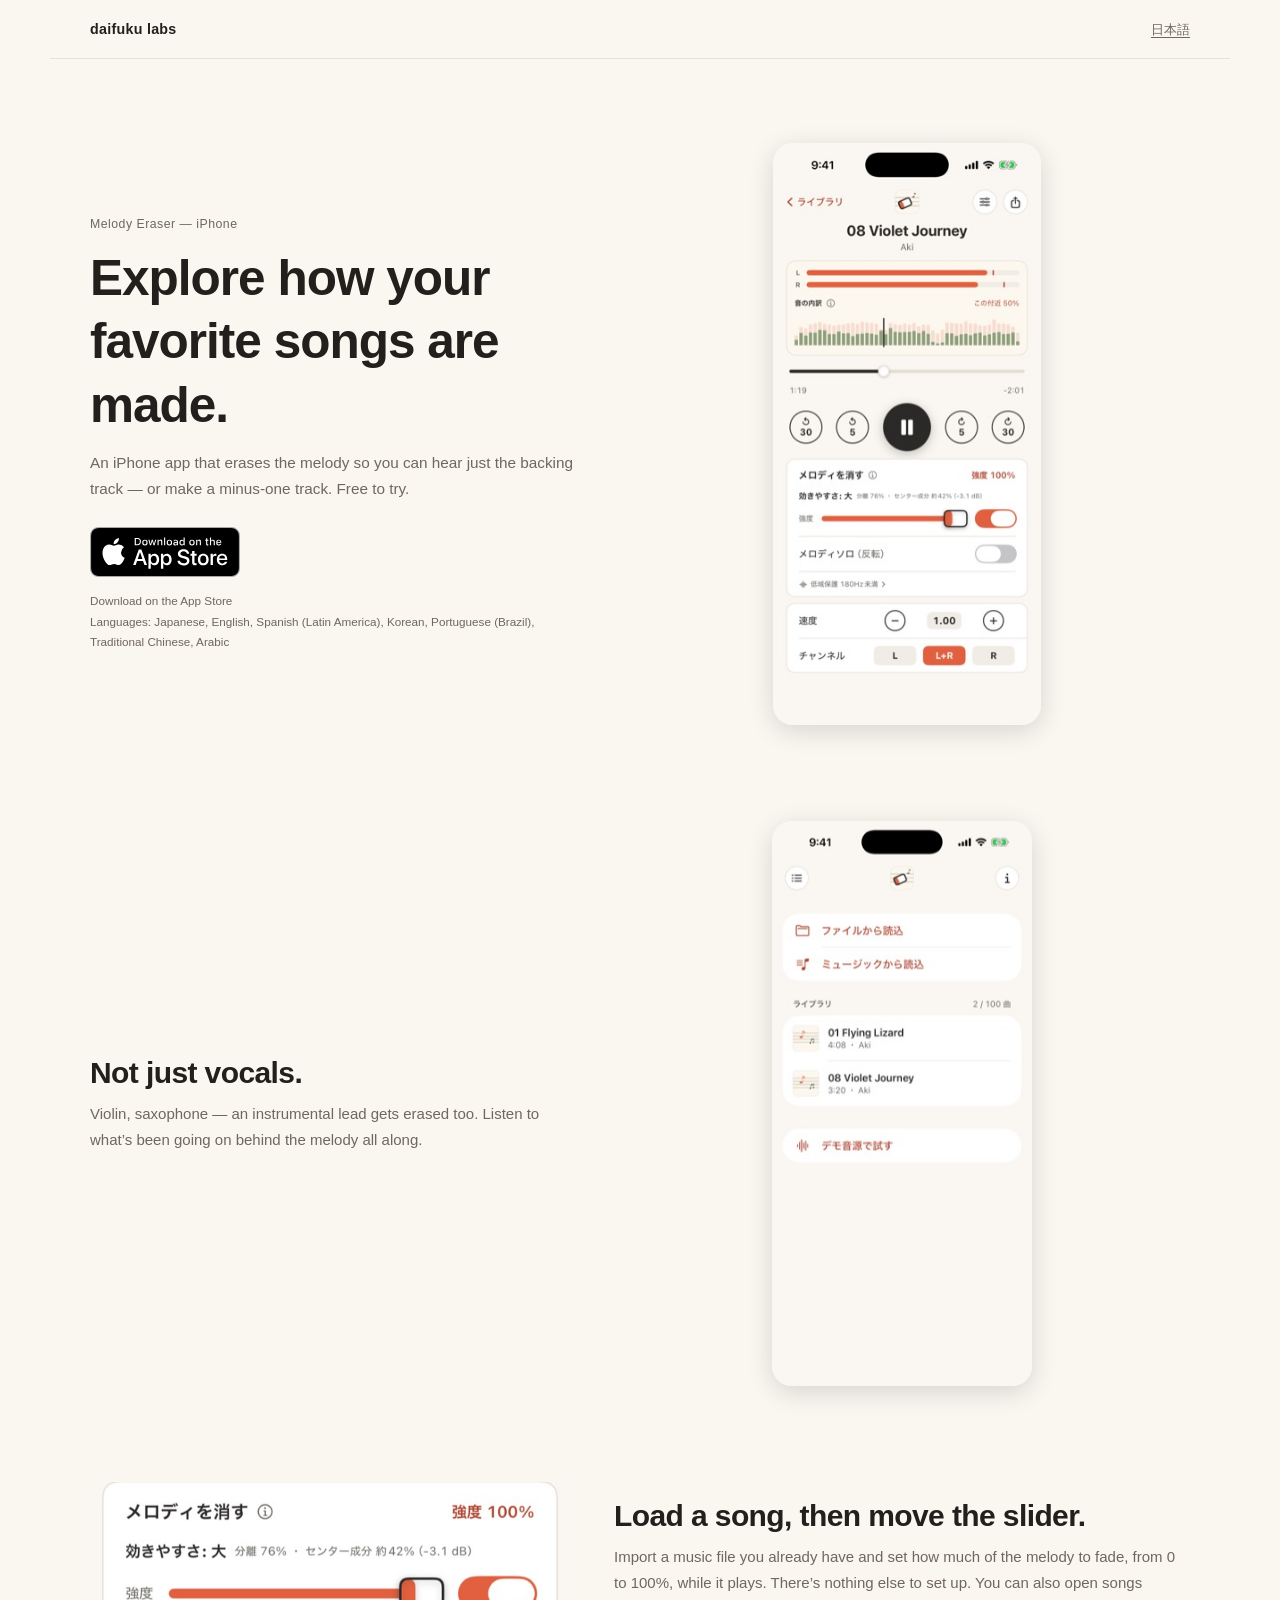
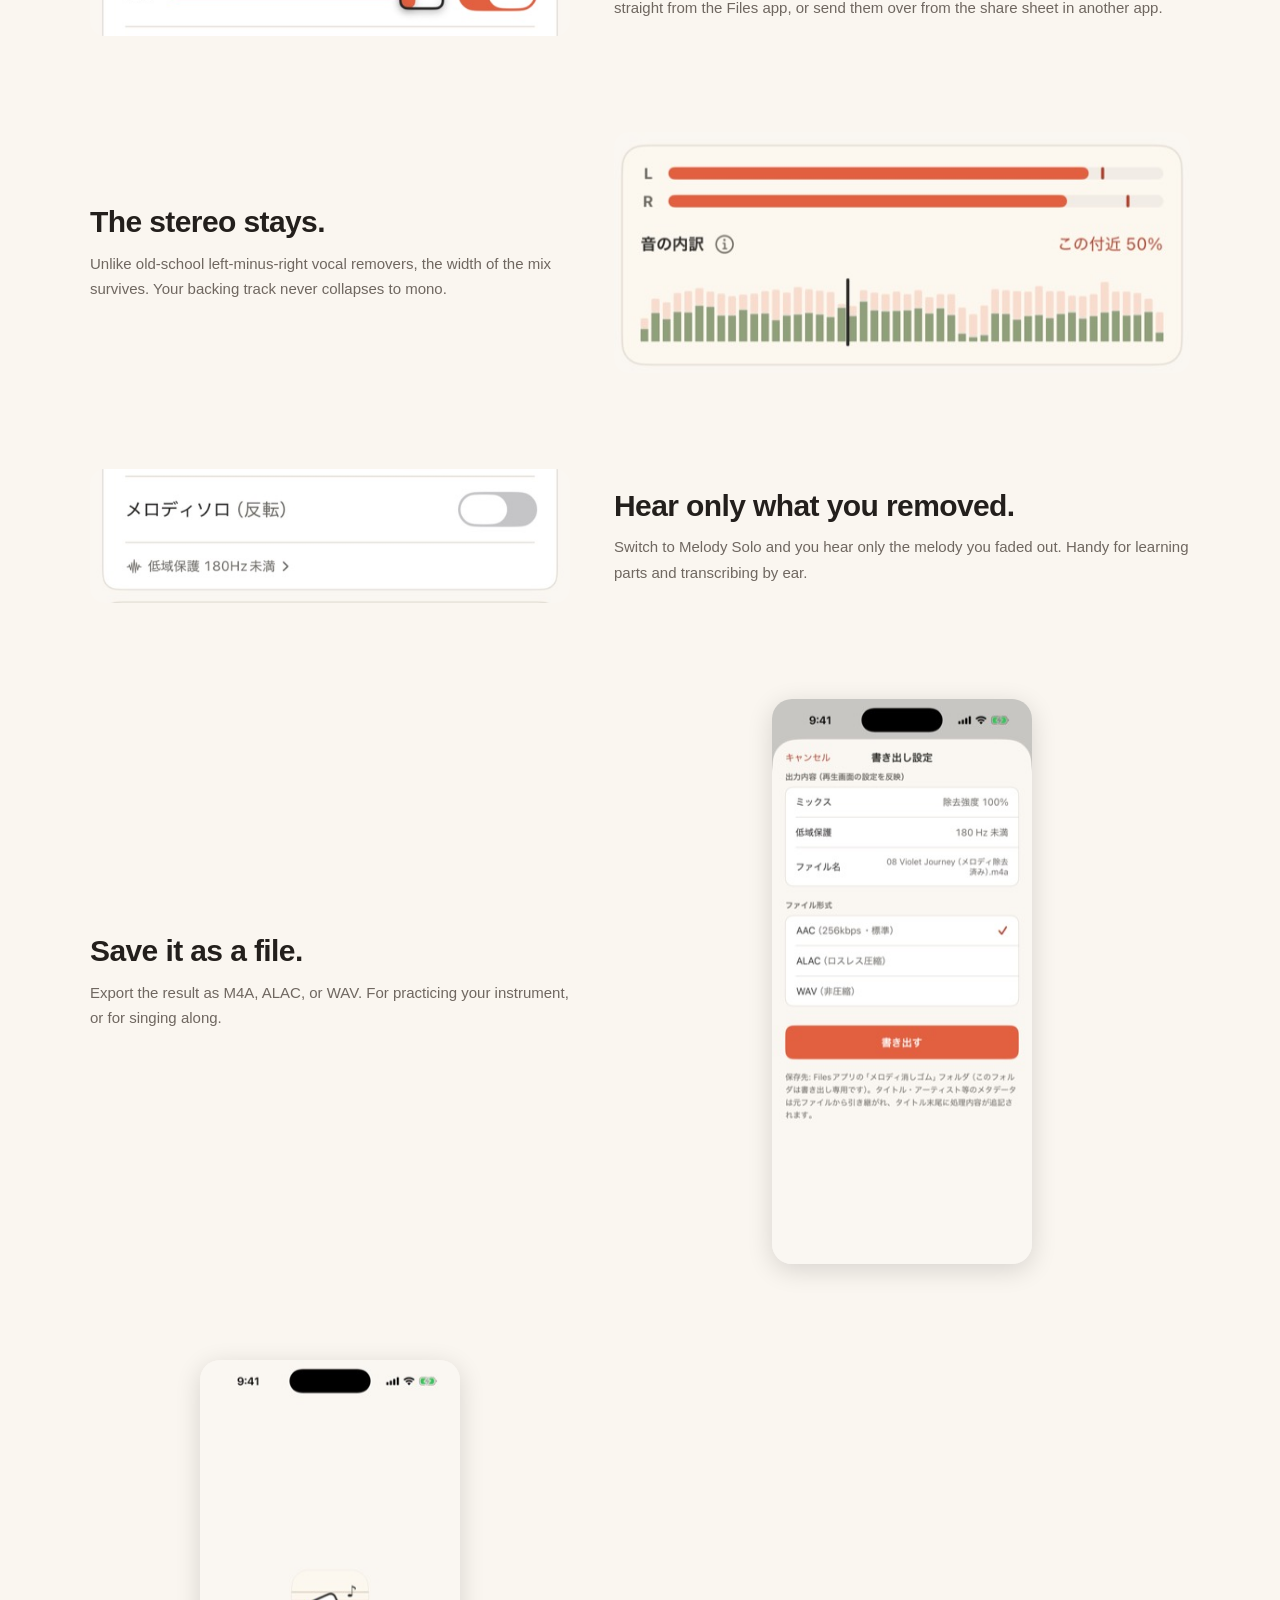
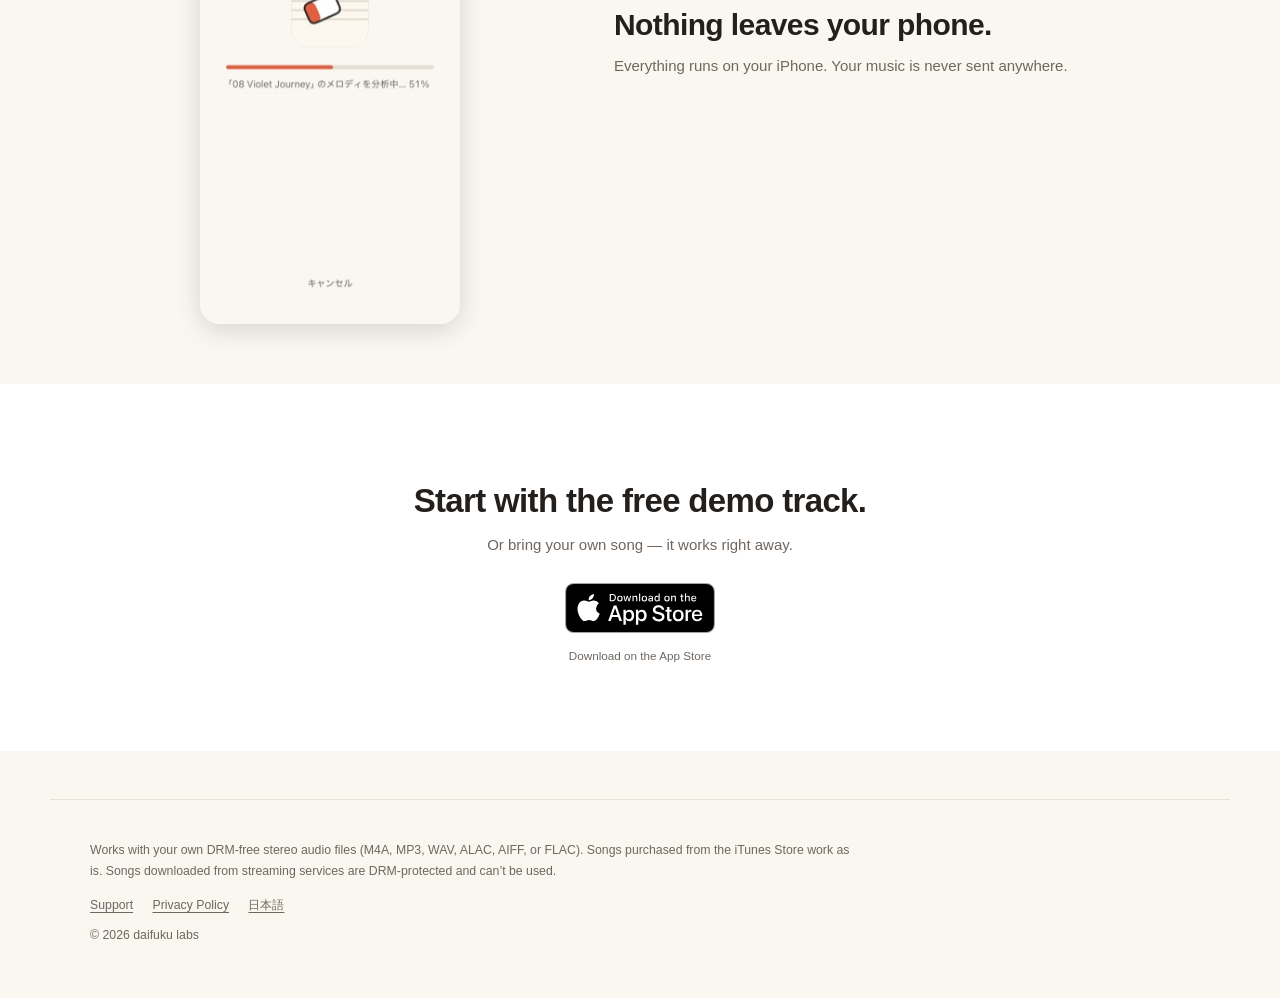
<file: melody-eraser/en/index.html>
<!DOCTYPE html>
<html lang="en">
<head>
<meta charset="utf-8">
<meta name="viewport" content="width=device-width, initial-scale=1">
<title>Melody Eraser — Vocal and melody remover for backing tracks</title>
<meta name="description" content="An iPhone app that removes vocals or the lead melody to make karaoke backing tracks and minus-one practice tracks. The stereo image stays intact. Free to try.">
<link rel="canonical" href="https://daifuku-labs.com/melody-eraser/en/">
<link rel="alternate" hreflang="ja" href="https://daifuku-labs.com/melody-eraser/">
<link rel="alternate" hreflang="en" href="https://daifuku-labs.com/melody-eraser/en/">
<link rel="alternate" hreflang="x-default" href="https://daifuku-labs.com/melody-eraser/en/">
<meta property="og:type" content="website">
<meta property="og:site_name" content="daifuku labs">
<meta property="og:title" content="Melody Eraser — Vocal and melody remover for backing tracks">
<meta property="og:description" content="An iPhone app that removes vocals or the lead melody to make karaoke backing tracks and minus-one practice tracks. The stereo image stays intact. Free to try.">
<meta property="og:url" content="https://daifuku-labs.com/melody-eraser/en/">
<meta property="og:image" content="https://daifuku-labs.com/assets/og/melody-eraser.jpg">
<meta property="og:locale" content="en_US">
<meta name="twitter:card" content="summary_large_image">
<script type="application/ld+json">
{
  "@context": "https://schema.org",
  "@type": "MobileApplication",
  "name": "Melody Eraser",
  "description": "An iPhone app that removes vocals or the lead melody to make karaoke backing tracks and minus-one practice tracks. The stereo image stays intact. Free to try.",
  "url": "https://daifuku-labs.com/melody-eraser/en/",
  "image": "https://daifuku-labs.com/assets/og/melody-eraser.jpg",
  "operatingSystem": "iOS 16.0 or later",
  "applicationCategory": "MultimediaApplication",
  "inLanguage": [
    "ja",
    "en",
    "es-419",
    "ko",
    "pt-BR",
    "zh-Hant",
    "ar"
  ],
  "offers": {
    "@type": "Offer",
    "price": "0",
    "priceCurrency": "USD",
    "url": "https://apps.apple.com/app/apple-store/id6797349496?pt=129254985&ct=site&mt=8"
  },
  "publisher": {
    "@type": "Organization",
    "@id": "https://daifuku-labs.com/#organization",
    "name": "daifuku labs",
    "url": "https://daifuku-labs.com/",
    "email": "support@daifuku-labs.com"
  },
  "author": {
    "@type": "Organization",
    "@id": "https://daifuku-labs.com/#organization",
    "name": "daifuku labs",
    "url": "https://daifuku-labs.com/",
    "email": "support@daifuku-labs.com"
  }
}
</script>
<link rel="stylesheet" href="/assets/site.css">
<script defer src="https://static.cloudflareinsights.com/beacon.min.js" data-cf-beacon='{"token": "9dd29a2d1fa041be908ff33ad7f03ffd"}'></script>
</head>
<body class="tone-y p-melody-eraser">
<a class="skip" href="#main">Skip to content</a>
<header class="nav"><a class="brand" href="/en/">daifuku labs</a><nav class="navlinks"><a href="/melody-eraser/" hreflang="ja" lang="ja">日本語</a></nav></header>
<main id="main">
<section class="hero">
  <div class="hero-txt">
    <p class="eyebrow">Melody Eraser &mdash; iPhone</p>
    <h1>Explore how your<br>favorite songs are made.</h1>
    <p class="sub">An iPhone app that erases the melody so you can hear just the backing track — or make a minus-one track. Free to try.</p>
    <div class="cta"><span class="badge-wrap"><a class="badge" href="https://apps.apple.com/app/apple-store/id6797349496?pt=129254985&amp;ct=site&amp;mt=8"><img src="/assets/img/appstore-badge.svg" alt="Download on the App Store" width="150" height="50"></a><span class="badge-note">Download on the App Store</span><span class="badge-note langs">Languages: Japanese, English, Spanish (Latin America), Korean, Portuguese (Brazil), Traditional Chinese, Arabic</span></span></div>
  </div>
  <figure class="shot phone heroshot"><img class="" src="/assets/img/melody-eraser/player.jpg" srcset="/assets/img/melody-eraser/player.jpg 1x, /assets/img/melody-eraser/player@2x.jpg 2x" width="300" height="652" alt="The “erase melody” card on the player screen, with the strength slider at 100%"></figure>
</section>
<section class="feat">
  <div class="feat-txt"><h2>Not just vocals.</h2><p>Violin, saxophone — an instrumental lead gets erased too. Listen to what’s been going on behind the melody all along.</p></div>
  <figure class="shot phone"><img class="" src="/assets/img/melody-eraser/library.jpg" srcset="/assets/img/melody-eraser/library.jpg 1x, /assets/img/melody-eraser/library@2x.jpg 2x" width="280" height="608" alt="The library screen listing imported songs" loading="lazy" decoding="async"></figure>
</section>
<section class="feat rev">
  <div class="feat-txt"><h2>Load a song, then move the slider.</h2><p>Import a music file you already have and set how much of the melody to fade, from 0 to 100%, while it plays. There’s nothing else to set up. You can also open songs straight from the Files app, or send them over from the share sheet in another app.</p></div>
  <figure class="shot wide"><img class="" src="/assets/img/melody-eraser/slider.jpg" srcset="/assets/img/melody-eraser/slider.jpg 1x, /assets/img/melody-eraser/slider@2x.jpg 2x" width="600" height="193" alt="Close-up of the strength slider on the “erase melody” card, set to 100%" loading="lazy" decoding="async"></figure>
</section>
<section class="feat">
  <div class="feat-txt"><h2>The stereo stays.</h2><p>Unlike old-school left-minus-right vocal removers, the width of the mix survives. Your backing track never collapses to mono.</p></div>
  <figure class="shot wide"><img class="" src="/assets/img/melody-eraser/visualizer.jpg" srcset="/assets/img/melody-eraser/visualizer.jpg 1x, /assets/img/melody-eraser/visualizer@2x.jpg 2x" width="600" height="251" alt="A bar visualizer showing what the mix is made of" loading="lazy" decoding="async"></figure>
</section>
<section class="feat rev">
  <div class="feat-txt"><h2>Hear only what you removed.</h2><p>Switch to Melody Solo and you hear only the melody you faded out. Handy for learning parts and transcribing by ear.</p></div>
  <figure class="shot wide"><img class="" src="/assets/img/melody-eraser/solo.jpg" srcset="/assets/img/melody-eraser/solo.jpg 1x, /assets/img/melody-eraser/solo@2x.jpg 2x" width="600" height="168" alt="The Melody Solo switch" loading="lazy" decoding="async"></figure>
</section>
<section class="feat">
  <div class="feat-txt"><h2>Save it as a file.</h2><p>Export the result as M4A, ALAC, or WAV. For practicing your instrument, or for singing along.</p></div>
  <figure class="shot phone"><img class="" src="/assets/img/melody-eraser/export.jpg" srcset="/assets/img/melody-eraser/export.jpg 1x, /assets/img/melody-eraser/export@2x.jpg 2x" width="280" height="608" alt="The export sheet with the available file formats" loading="lazy" decoding="async"></figure>
</section>
<section class="feat rev">
  <div class="feat-txt"><h2>Nothing leaves your phone.</h2><p>Everything runs on your iPhone. Your music is never sent anywhere.</p></div>
  <figure class="shot phone"><img class="" src="/assets/img/melody-eraser/processing.jpg" srcset="/assets/img/melody-eraser/processing.jpg 1x, /assets/img/melody-eraser/processing@2x.jpg 2x" width="280" height="608" alt="The on-device analysis screen" loading="lazy" decoding="async"></figure>
</section>
<section class="close">
  <h2>Start with the free demo track.</h2>
  <p>Or bring your own song — it works right away.</p>
  <div class="cta"><span class="badge-wrap"><a class="badge" href="https://apps.apple.com/app/apple-store/id6797349496?pt=129254985&amp;ct=site&amp;mt=8"><img src="/assets/img/appstore-badge.svg" alt="Download on the App Store" width="150" height="50"></a><span class="badge-note">Download on the App Store</span></span></div>
</section>
</main>
<footer class="foot"><p class="fine">Works with your own DRM-free stereo audio files (M4A, MP3, WAV, ALAC, AIFF, or FLAC). Songs purchased from the iTunes Store work as is. Songs downloaded from streaming services are DRM-protected and can’t be used.</p><nav><a href="../support.html#en">Support</a> <a href="../privacy-policy.html#en">Privacy Policy</a> <a href="/melody-eraser/">日本語</a></nav><p class="copy">&copy; 2026 daifuku labs</p></footer>
<div class="sticky-cta"><span class="badge-wrap"><a class="badge" href="https://apps.apple.com/app/apple-store/id6797349496?pt=129254985&amp;ct=site&amp;mt=8"><img src="/assets/img/appstore-badge.svg" alt="Download on the App Store" width="150" height="50"></a><span class="badge-note">Download on the App Store</span></span></div>
</body>
</html>
</file>
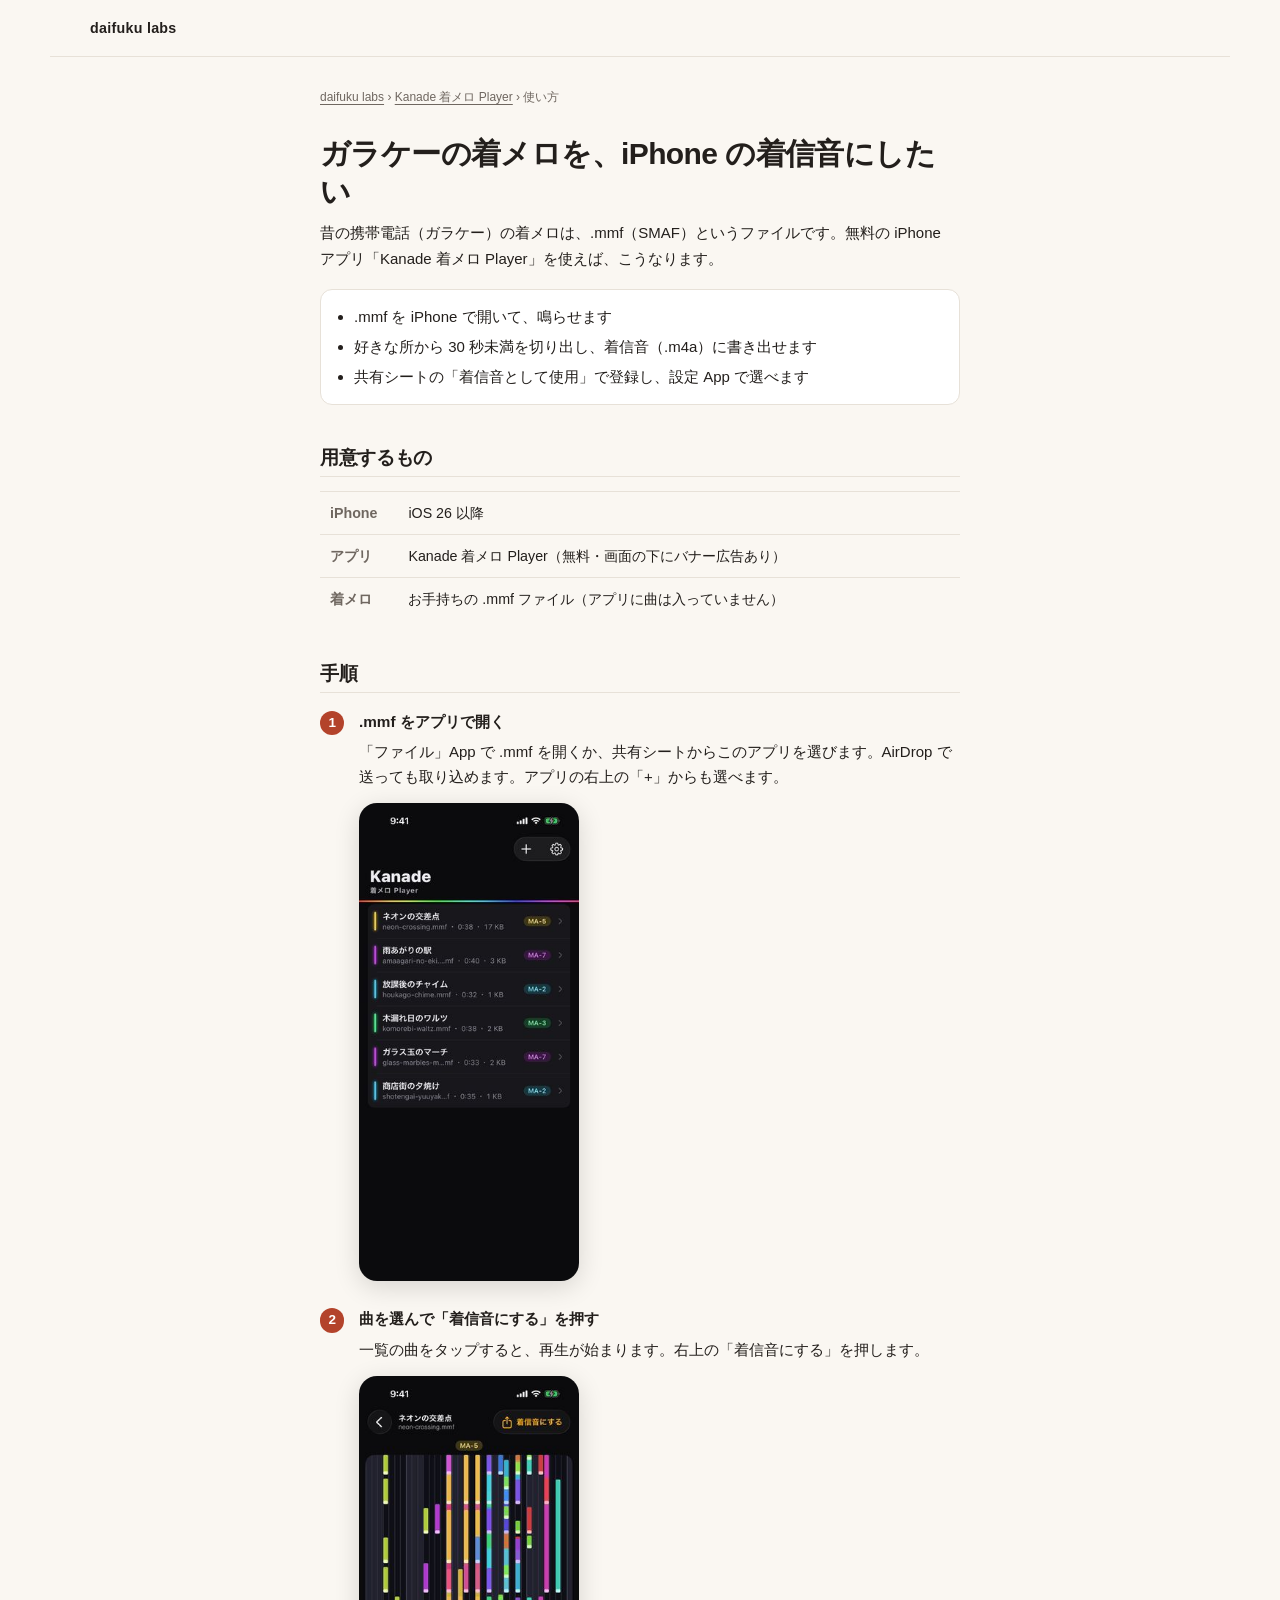
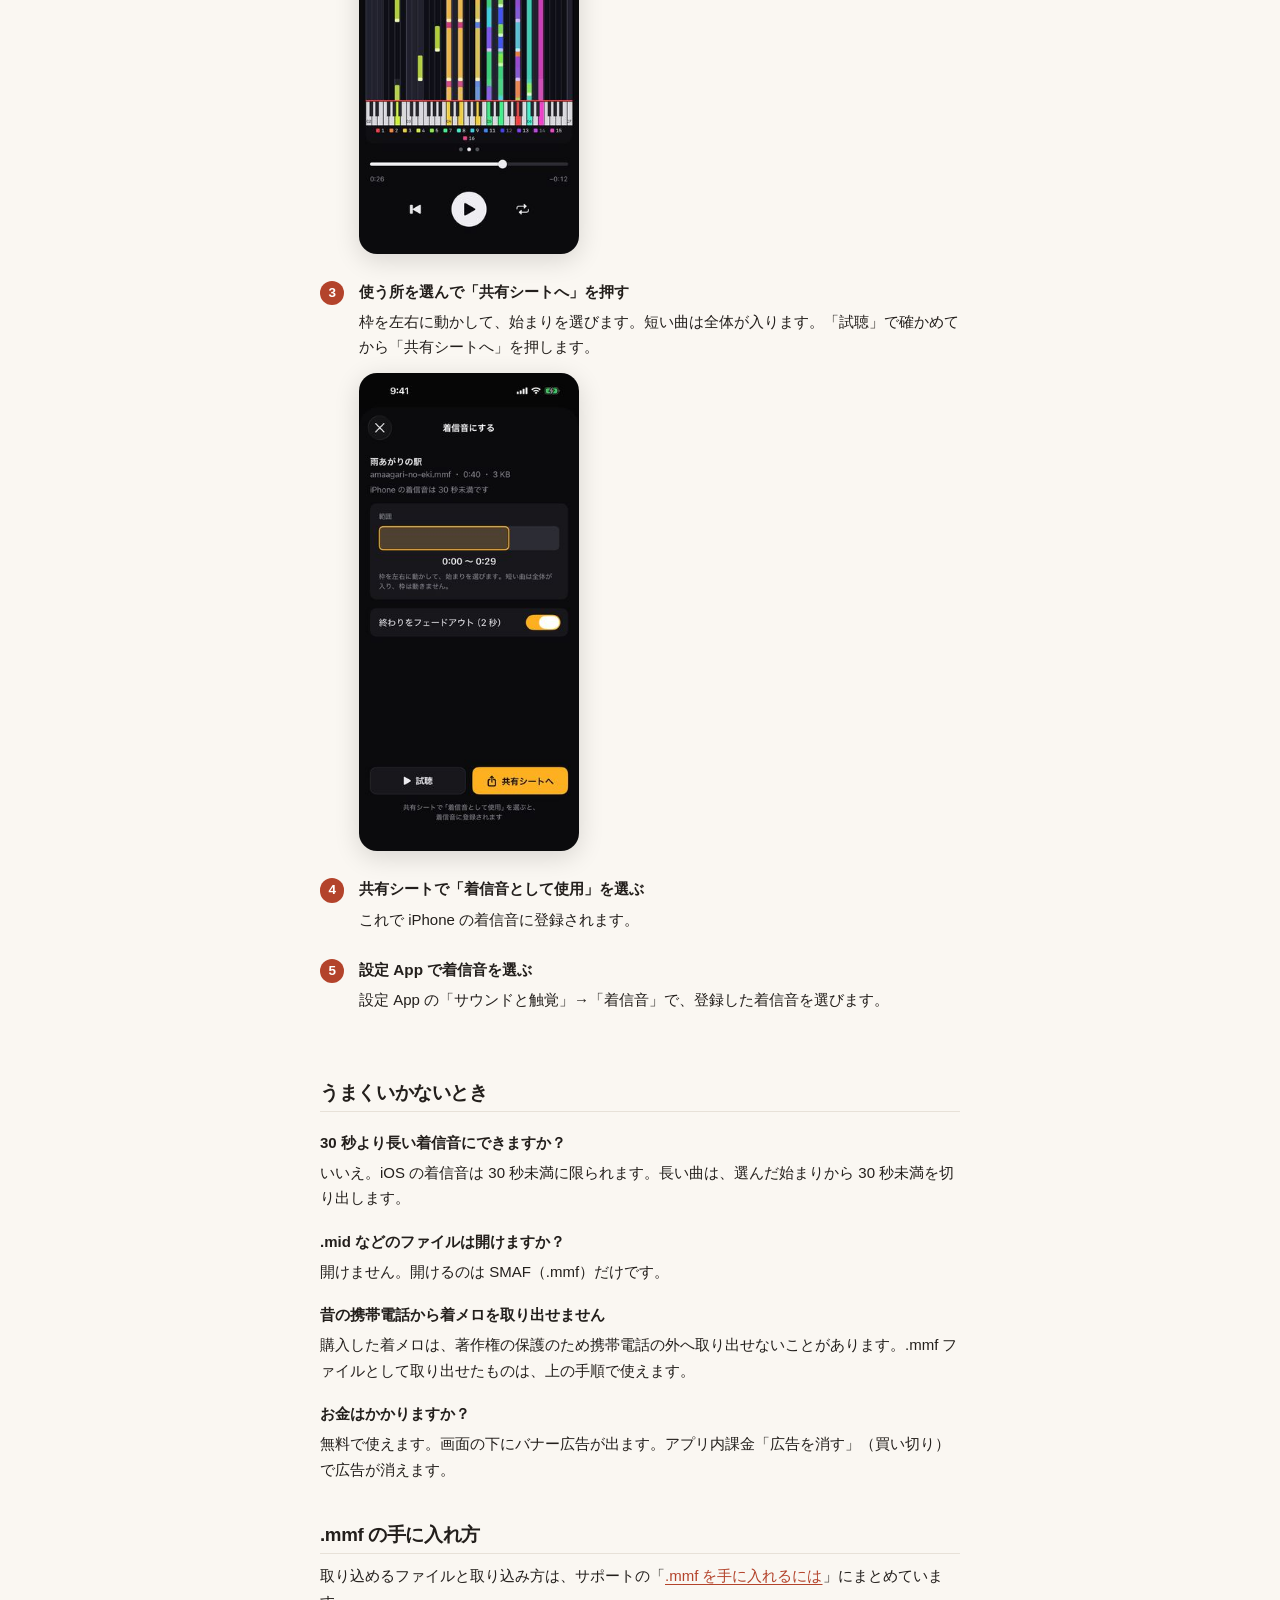
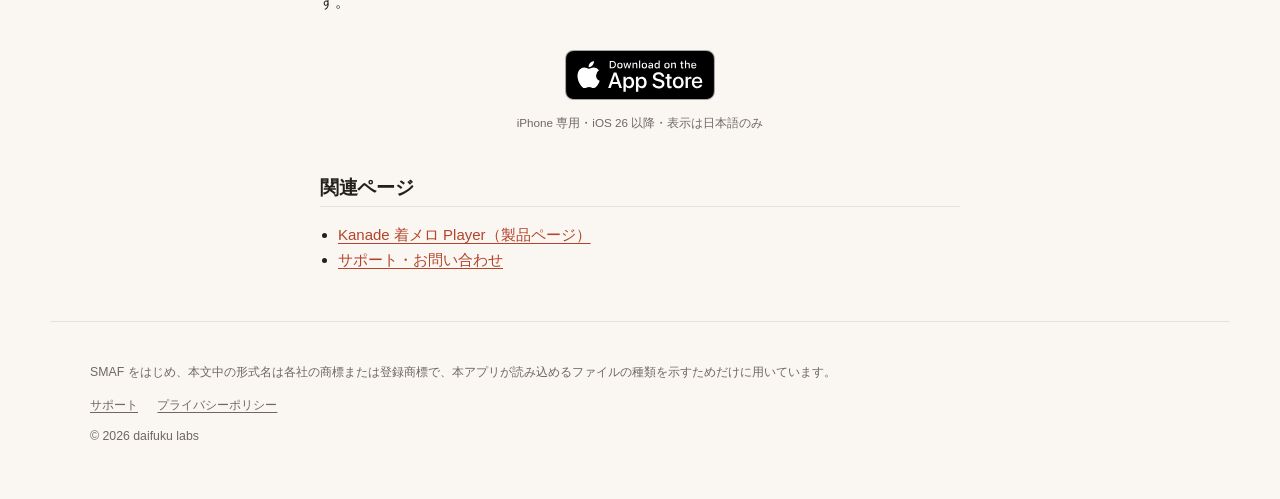
<file: kanade-ringtone/guide/mmf-to-iphone-ringtone/index.html>
<!DOCTYPE html>
<html lang="ja">
<head>
<meta charset="utf-8">
<meta name="viewport" content="width=device-width, initial-scale=1">
<title>ガラケーの着メロ（.mmf）を iPhone の着信音にする方法｜daifuku labs</title>
<meta name="description" content="昔のガラケーの着メロ .mmf を iPhone で開いて鳴らし、30 秒未満の着信音（.m4a）に書き出して設定するまでの手順です。無料アプリ Kanade 着メロ Player を使い、画面の写しつきで 5 つの段で説明します。">
<link rel="canonical" href="https://daifuku-labs.com/kanade-ringtone/guide/mmf-to-iphone-ringtone/">
<meta property="og:type" content="article">
<meta property="og:site_name" content="daifuku labs">
<meta property="og:title" content="ガラケーの着メロ（.mmf）を iPhone の着信音にする方法｜daifuku labs">
<meta property="og:description" content="昔のガラケーの着メロ .mmf を iPhone で開いて鳴らし、30 秒未満の着信音（.m4a）に書き出して設定するまでの手順です。無料アプリ Kanade 着メロ Player を使い、画面の写しつきで 5 つの段で説明します。">
<meta property="og:url" content="https://daifuku-labs.com/kanade-ringtone/guide/mmf-to-iphone-ringtone/">
<meta property="og:image" content="https://daifuku-labs.com/assets/og/kanade-ringtone.jpg">
<meta property="og:locale" content="ja_JP">
<meta name="twitter:card" content="summary_large_image">
<script type="application/ld+json">
{
  "@context": "https://schema.org",
  "@type": "Article",
  "headline": "ガラケーの着メロを、iPhone の着信音にしたい",
  "description": "昔のガラケーの着メロ .mmf を iPhone で開いて鳴らし、30 秒未満の着信音（.m4a）に書き出して設定するまでの手順です。無料アプリ Kanade 着メロ Player を使い、画面の写しつきで 5 つの段で説明します。",
  "url": "https://daifuku-labs.com/kanade-ringtone/guide/mmf-to-iphone-ringtone/",
  "mainEntityOfPage": "https://daifuku-labs.com/kanade-ringtone/guide/mmf-to-iphone-ringtone/",
  "image": "https://daifuku-labs.com/assets/og/kanade-ringtone.jpg",
  "inLanguage": "ja",
  "datePublished": "2026-10-23",
  "dateModified": "2026-10-23",
  "about": {
    "@type": "MobileApplication",
    "name": "Kanade 着メロ Player",
    "url": "https://daifuku-labs.com/kanade-ringtone/"
  },
  "publisher": {
    "@type": "Organization",
    "@id": "https://daifuku-labs.com/#organization",
    "name": "daifuku labs",
    "url": "https://daifuku-labs.com/"
  },
  "author": {
    "@type": "Organization",
    "@id": "https://daifuku-labs.com/#organization",
    "name": "daifuku labs",
    "url": "https://daifuku-labs.com/"
  }
}
</script>
<script type="application/ld+json">
{
  "@context": "https://schema.org",
  "@type": "BreadcrumbList",
  "itemListElement": [
    {
      "@type": "ListItem",
      "position": 1,
      "name": "daifuku labs",
      "item": "https://daifuku-labs.com/"
    },
    {
      "@type": "ListItem",
      "position": 2,
      "name": "Kanade 着メロ Player",
      "item": "https://daifuku-labs.com/kanade-ringtone/"
    },
    {
      "@type": "ListItem",
      "position": 3,
      "name": "ガラケーの着メロを iPhone の着信音にする",
      "item": "https://daifuku-labs.com/kanade-ringtone/guide/mmf-to-iphone-ringtone/"
    }
  ]
}
</script>
<link rel="stylesheet" href="/assets/site.css">
<script defer src="https://static.cloudflareinsights.com/beacon.min.js" data-cf-beacon='{"token": "9dd29a2d1fa041be908ff33ad7f03ffd"}'></script>
<style>
  /* 記事ページだけの見た目（site.css の tone-y の色をそのまま使う） */
  .guide { max-width: 680px; margin: 0 auto; padding: 22px 20px 0; }
  .guide a { color: var(--acc); text-decoration: underline; text-underline-offset: 3px; }
  .crumbs { font-size: .8em; color: var(--sub); margin: 0; }
  .crumbs a { color: var(--sub); }
  .guide h1 { font-size: 1.7em; margin-top: .9em; }
  .guide h2 { font-size: 1.25em; margin-top: 2.2em; padding-bottom: .3em; border-bottom: 1px solid var(--line); }
  .guide h3 { font-size: 1.02em; margin: 0; line-height: 1.5; }
  .lead { margin: 1.2em 0 0; padding: 14px 18px 14px 2.2em; background: var(--card);
          border: 1px solid var(--line); border-radius: 12px; }
  .lead li + li { margin-top: .3em; }
  .need { width: 100%; border-collapse: collapse; margin-top: 1em; font-size: .95em; }
  .need th, .need td { text-align: left; vertical-align: top; padding: 9px 10px;
                       border-top: 1px solid var(--line); }
  .need th { white-space: nowrap; width: 5.5em; color: var(--sub); font-weight: 600; }
  .steps { list-style: none; padding: 0; margin: 1.2em 0 0; counter-reset: s; }
  .steps > li { counter-increment: s; position: relative; padding: 0 0 1.8em 2.6em; }
  .steps > li::before { content: counter(s); position: absolute; left: 0; top: 0;
                        width: 1.8em; height: 1.8em; border-radius: 50%; background: var(--acc);
                        color: #fff; font-weight: 700; text-align: center; line-height: 1.8em; font-size: .9em; }
  .steps p { margin-top: .35em; }
  .steps figure { margin: .9em 0 0; max-width: 220px; }
  .steps figure img { border-radius: 18px; box-shadow: var(--shadow); }
  .qa dt { font-weight: 700; margin-top: 1.2em; }
  .qa dd { margin: .3em 0 0; }
  .guide .cta { text-align: center; margin-top: 2.4em; }
  .rel { padding-left: 1.2em; }
  @media (min-width: 700px) { .guide { padding-top: 30px; } .guide h1 { font-size: 2em; } }
</style>
</head>
<body class="tone-y p-guide">
<a class="skip" href="#main">本文へスキップ</a>
<header class="nav"><a class="brand" href="/">daifuku labs</a></header>
<main id="main" class="guide">
<p class="crumbs"><a href="/">daifuku labs</a> › <a href="/kanade-ringtone/">Kanade 着メロ Player</a> › 使い方</p>
<article>
<h1>ガラケーの着メロを、iPhone の着信音にしたい</h1>
<p>昔の携帯電話（ガラケー）の着メロは、.mmf（SMAF）というファイルです。無料の iPhone アプリ「Kanade 着メロ Player」を使えば、こうなります。</p>
<ul class="lead">
  <li>.mmf を iPhone で開いて、鳴らせます</li>
  <li>好きな所から 30 秒未満を切り出し、着信音（.m4a）に書き出せます</li>
  <li>共有シートの「着信音として使用」で登録し、設定 App で選べます</li>
</ul>

<h2>用意するもの</h2>
<table class="need">
  <tr><th>iPhone</th><td>iOS 26 以降</td></tr>
  <tr><th>アプリ</th><td>Kanade 着メロ Player（無料・画面の下にバナー広告あり）</td></tr>
  <tr><th>着メロ</th><td>お手持ちの .mmf ファイル（アプリに曲は入っていません）</td></tr>
</table>

<h2>手順</h2>
<ol class="steps">
  <li>
    <h3>.mmf をアプリで開く</h3>
    <p>「ファイル」App で .mmf を開くか、共有シートからこのアプリを選びます。AirDrop で送っても取り込めます。アプリの右上の「+」からも選べます。</p>
    <figure><img src="/assets/img/kanade-ringtone/guide/library.jpg" srcset="/assets/img/kanade-ringtone/guide/library.jpg 1x, /assets/img/kanade-ringtone/guide/library@2x.jpg 2x" width="300" height="652" alt="曲の一覧の画面。取り込んだ .mmf が並び、右上に「+」のボタンがある" loading="lazy" decoding="async"></figure>
  </li>
  <li>
    <h3>曲を選んで「着信音にする」を押す</h3>
    <p>一覧の曲をタップすると、再生が始まります。右上の「着信音にする」を押します。</p>
    <figure><img src="/assets/img/kanade-ringtone/guide/player.jpg" srcset="/assets/img/kanade-ringtone/guide/player.jpg 1x, /assets/img/kanade-ringtone/guide/player@2x.jpg 2x" width="300" height="652" alt="再生画面。鍵盤に向かってノーツが落ちてきて、右上に「着信音にする」のボタンがある" loading="lazy" decoding="async"></figure>
  </li>
  <li>
    <h3>使う所を選んで「共有シートへ」を押す</h3>
    <p>枠を左右に動かして、始まりを選びます。短い曲は全体が入ります。「試聴」で確かめてから「共有シートへ」を押します。</p>
    <figure><img src="/assets/img/kanade-ringtone/guide/export.jpg" srcset="/assets/img/kanade-ringtone/guide/export.jpg 1x, /assets/img/kanade-ringtone/guide/export@2x.jpg 2x" width="300" height="652" alt="「着信音にする」の画面。範囲の枠、終わりをフェードアウトするスイッチ、「試聴」と「共有シートへ」のボタンがある" loading="lazy" decoding="async"></figure>
  </li>
  <li>
    <h3>共有シートで「着信音として使用」を選ぶ</h3>
    <p>これで iPhone の着信音に登録されます。</p>
  </li>
  <li>
    <h3>設定 App で着信音を選ぶ</h3>
    <p>設定 App の「サウンドと触覚」→「着信音」で、登録した着信音を選びます。</p>
  </li>
</ol>

<h2>うまくいかないとき</h2>
<dl class="qa">
  <dt>30 秒より長い着信音にできますか？</dt>
  <dd>いいえ。iOS の着信音は 30 秒未満に限られます。長い曲は、選んだ始まりから 30 秒未満を切り出します。</dd>
  <dt>.mid などのファイルは開けますか？</dt>
  <dd>開けません。開けるのは SMAF（.mmf）だけです。</dd>
  <dt>昔の携帯電話から着メロを取り出せません</dt>
  <dd>購入した着メロは、著作権の保護のため携帯電話の外へ取り出せないことがあります。.mmf ファイルとして取り出せたものは、上の手順で使えます。</dd>
  <dt>お金はかかりますか？</dt>
  <dd>無料で使えます。画面の下にバナー広告が出ます。アプリ内課金「広告を消す」（買い切り）で広告が消えます。</dd>
</dl>

<h2>.mmf の手に入れ方</h2>
<p>取り込めるファイルと取り込み方は、サポートの「<a href="/kanade-ringtone/support.html#get-mmf">.mmf を手に入れるには</a>」にまとめています。</p>

<div class="cta"><span class="badge-wrap"><a class="badge" href="https://apps.apple.com/app/apple-store/id6821332533?pt=129254985&amp;ct=site&amp;mt=8"><img src="/assets/img/appstore-badge.svg" alt="App Store で入手" width="150" height="50"></a><span class="badge-note">iPhone 専用・iOS 26 以降・表示は日本語のみ</span></span></div>

<h2>関連ページ</h2>
<ul class="rel">
  <li><a href="/kanade-ringtone/">Kanade 着メロ Player（製品ページ）</a></li>
  <li><a href="/kanade-ringtone/support.html">サポート・お問い合わせ</a></li>
</ul>
</article>
</main>
<footer class="foot"><p class="tm">SMAF をはじめ、本文中の形式名は各社の商標または登録商標で、本アプリが読み込めるファイルの種類を示すためだけに用いています。</p><nav><a href="/kanade-ringtone/support.html">サポート</a> <a href="/kanade-ringtone/privacy-policy.html">プライバシーポリシー</a></nav><p class="copy">&copy; 2026 daifuku labs</p></footer>
</body>
</html>
</file>
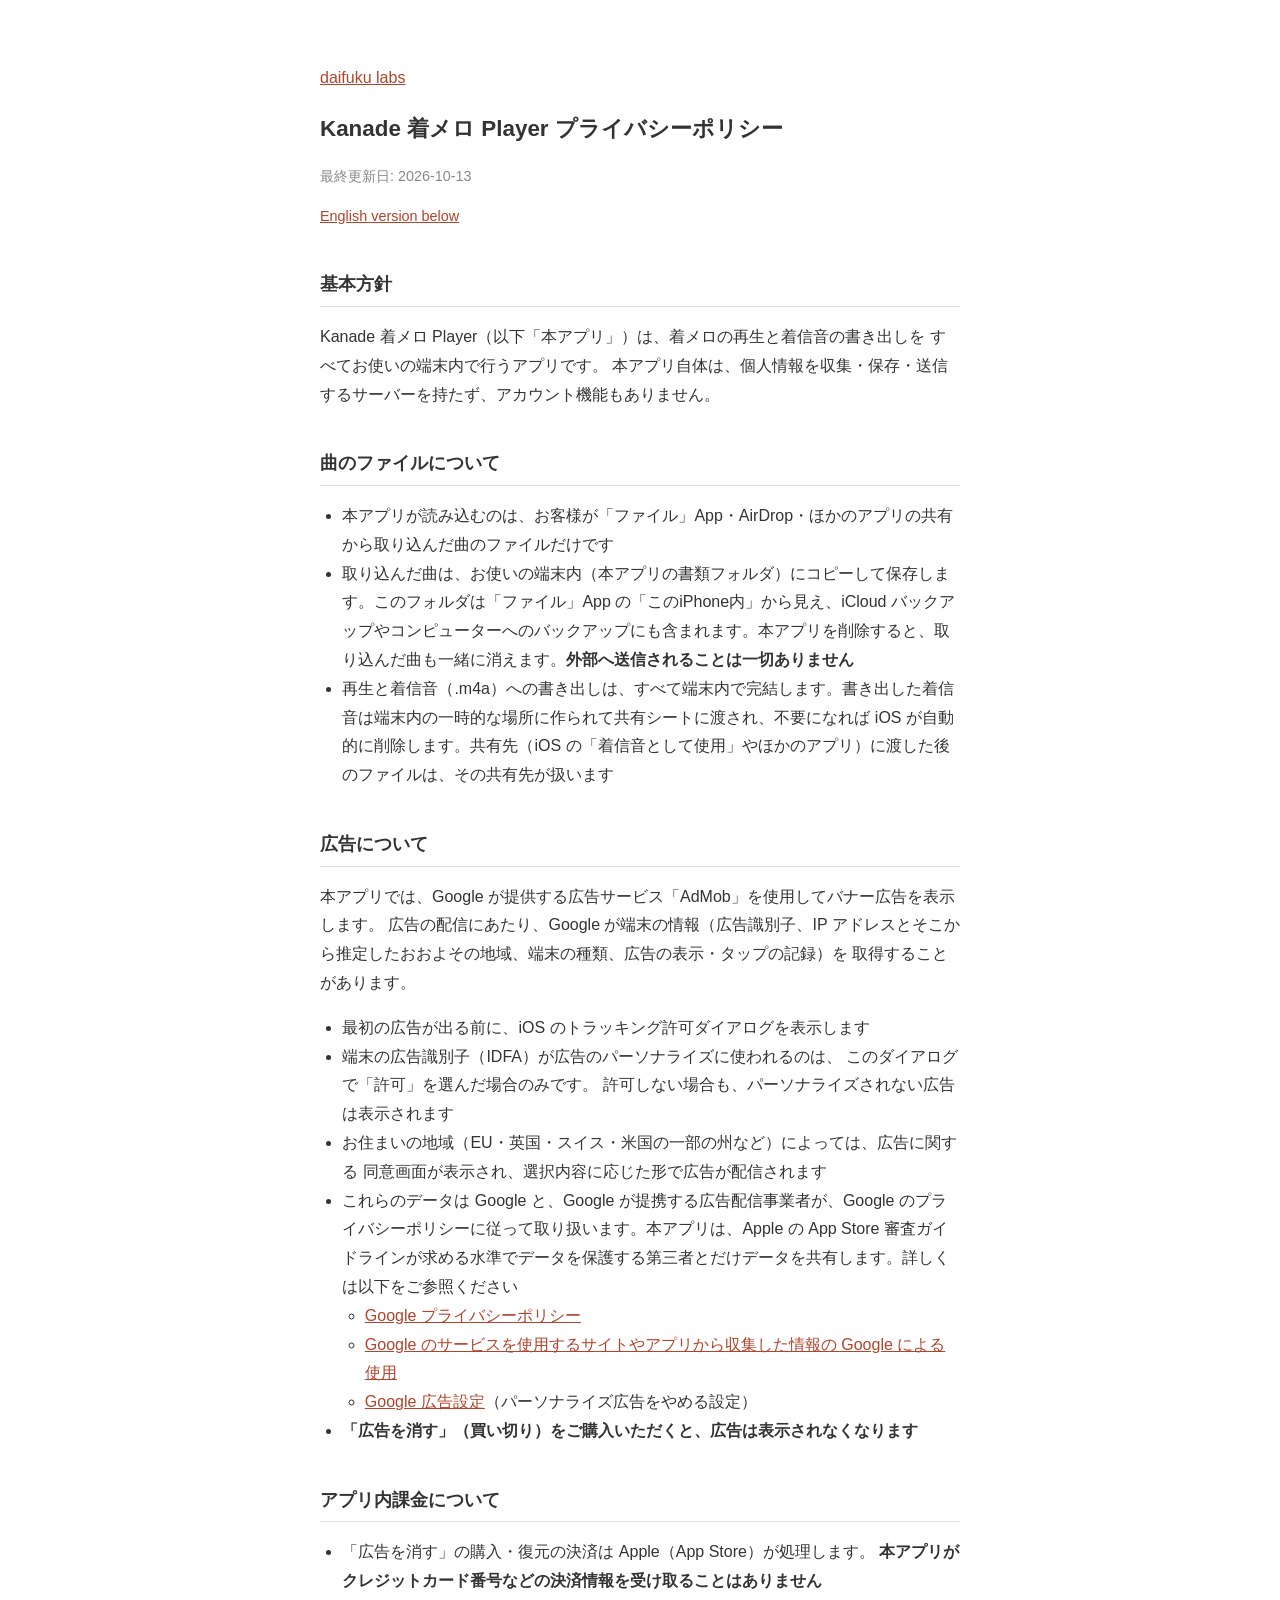
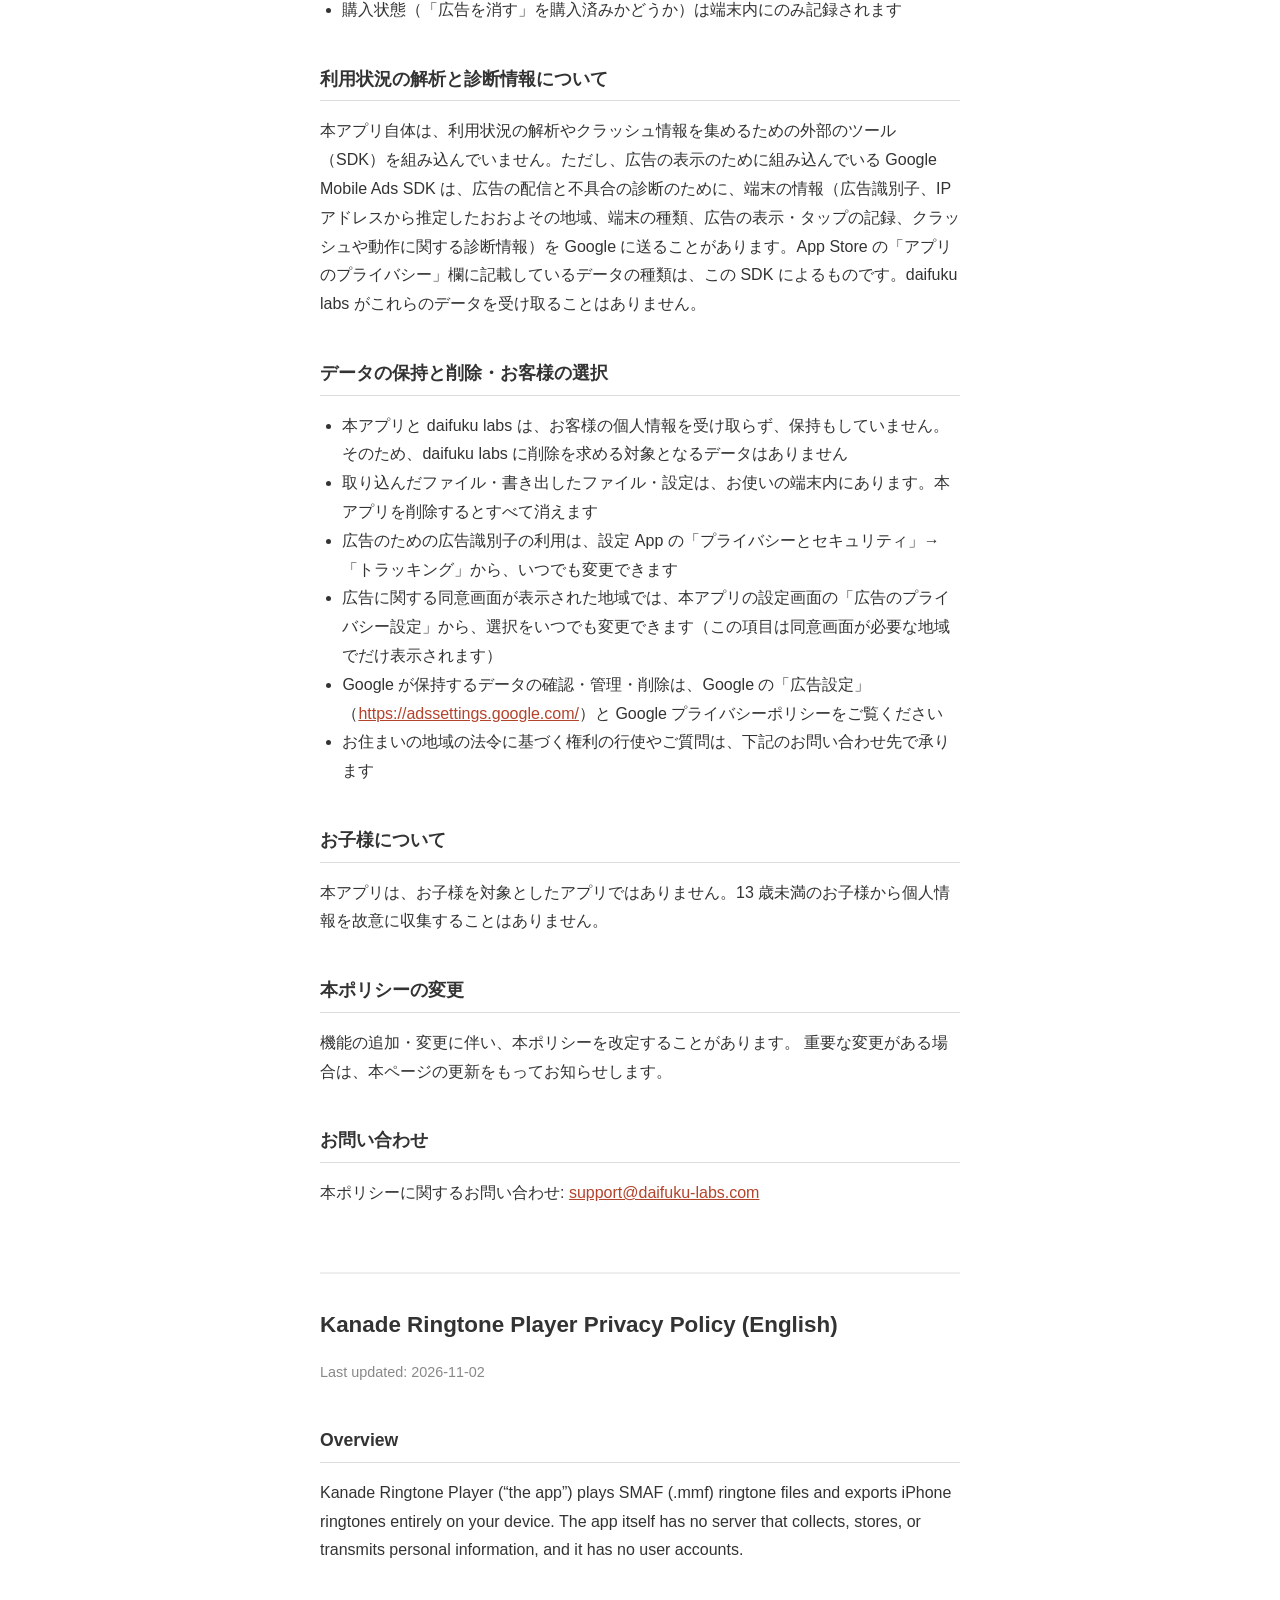
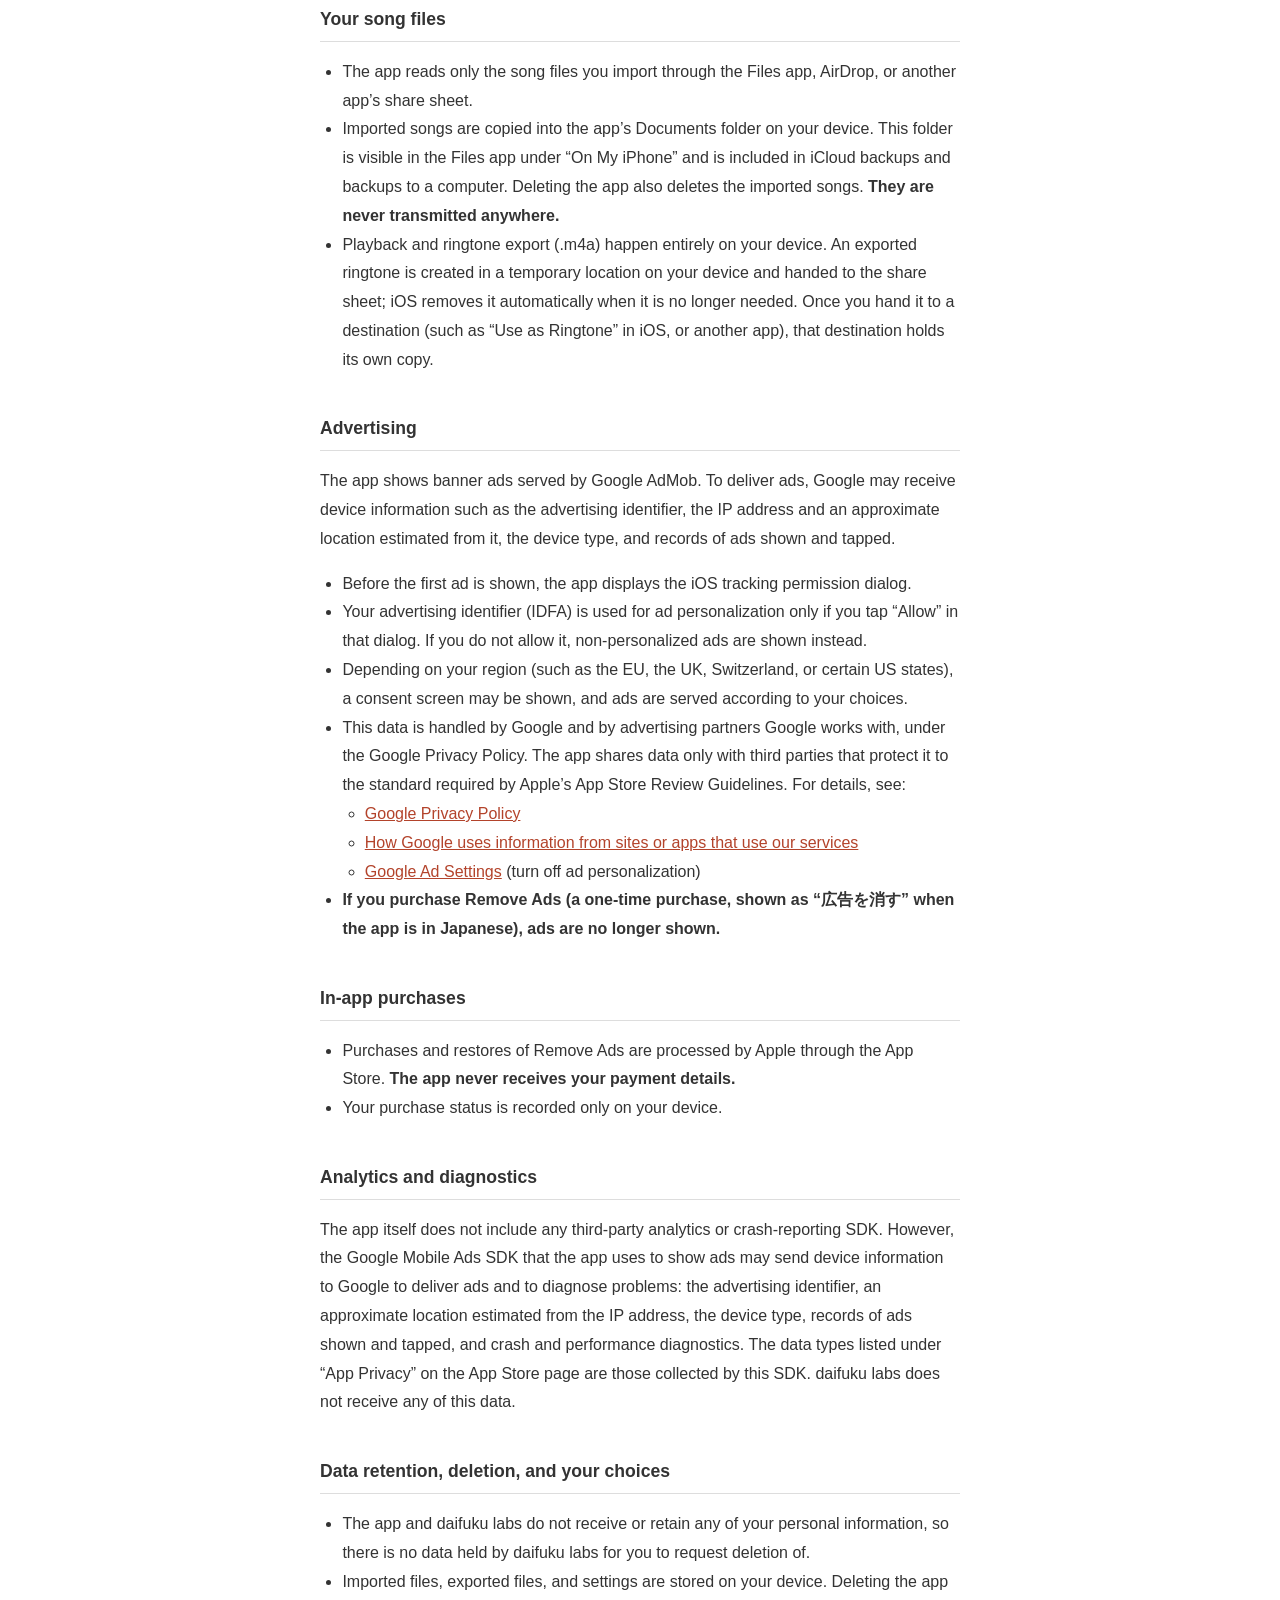
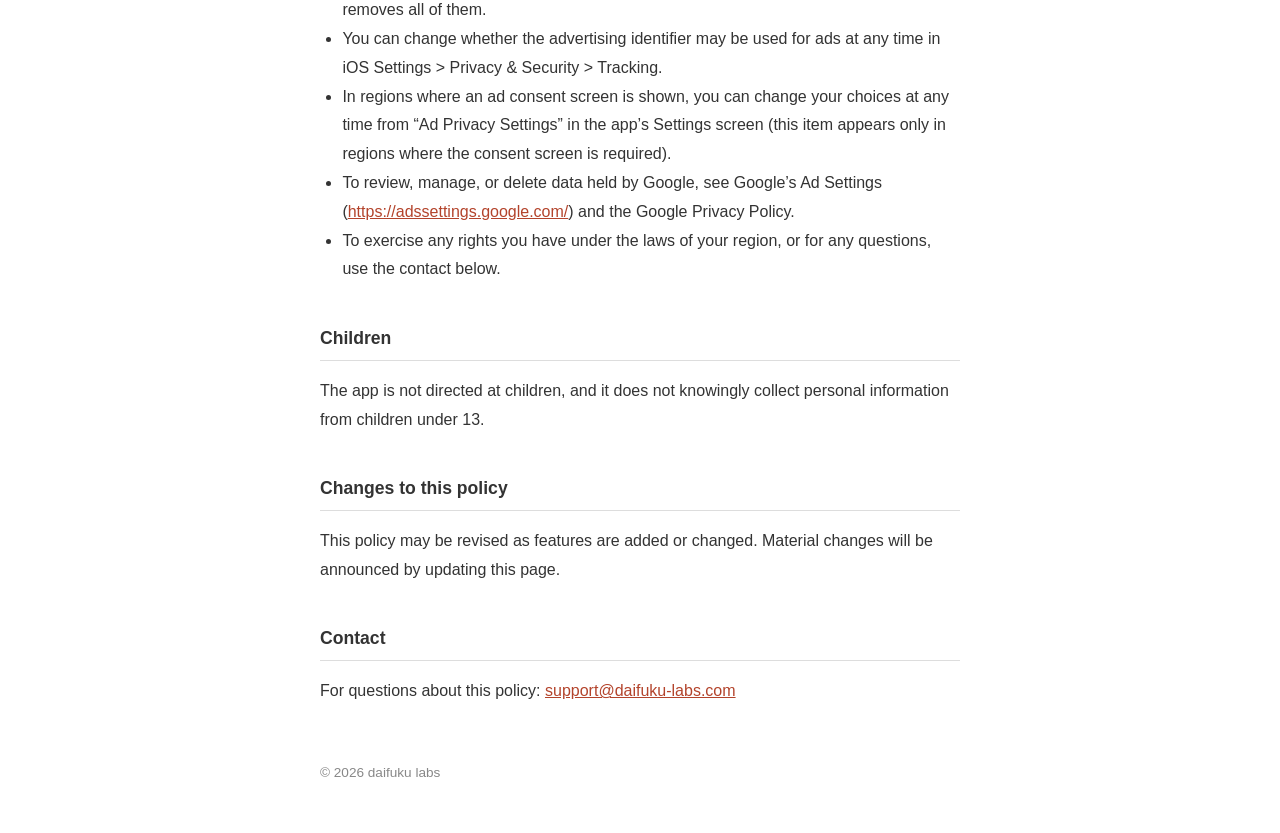
<file: kanade-ringtone/privacy-policy.html>
<!DOCTYPE html>
<html lang="ja">
<head>
<meta charset="utf-8">
<meta name="viewport" content="width=device-width, initial-scale=1">
<link rel="canonical" href="https://daifuku-labs.com/kanade-ringtone/privacy-policy.html">
<title>プライバシーポリシー — Kanade 着メロ Player</title>
<style>
  body { font-family: -apple-system, "Hiragino Sans", sans-serif; max-width: 640px;
         margin: 0 auto; padding: 48px 24px; line-height: 1.8; color: #333; }
  h1 { font-size: 1.4rem; }
  h2 { font-size: 1.1rem; margin-top: 2.2em; border-bottom: 1px solid #ddd; padding-bottom: .3em; }
  h3 { font-size: 1rem; margin-top: 1.8em; }
  a { color: #b3432b; }
  ul { padding-left: 1.4em; }
  .updated { color: #888; font-size: .9rem; }
  .en { margin-top: 4em; border-top: 2px solid #eee; padding-top: 1em; }
  footer { margin-top: 4em; font-size: .85rem; color: #888; }
</style>
</head>
<body>
<p><a href="/">daifuku labs</a></p>
<h1>Kanade 着メロ Player プライバシーポリシー</h1>
<p class="updated">最終更新日: 2026-10-13</p>
<p class="updated"><a href="#en">English version below</a></p>

<h2>基本方針</h2>
<p>Kanade 着メロ Player（以下「本アプリ」）は、着メロの再生と着信音の書き出しを
すべてお使いの端末内で行うアプリです。
本アプリ自体は、個人情報を収集・保存・送信するサーバーを持たず、アカウント機能もありません。</p>

<h2>曲のファイルについて</h2>
<ul>
  <li>本アプリが読み込むのは、お客様が「ファイル」App・AirDrop・ほかのアプリの共有から取り込んだ曲のファイルだけです</li>
  <li>取り込んだ曲は、お使いの端末内（本アプリの書類フォルダ）にコピーして保存します。このフォルダは「ファイル」App の「このiPhone内」から見え、iCloud バックアップやコンピューターへのバックアップにも含まれます。本アプリを削除すると、取り込んだ曲も一緒に消えます。<strong>外部へ送信されることは一切ありません</strong></li>
  <li>再生と着信音（.m4a）への書き出しは、すべて端末内で完結します。書き出した着信音は端末内の一時的な場所に作られて共有シートに渡され、不要になれば iOS が自動的に削除します。共有先（iOS の「着信音として使用」やほかのアプリ）に渡した後のファイルは、その共有先が扱います</li>
</ul>

<h2>広告について</h2>
<p>本アプリでは、Google が提供する広告サービス「AdMob」を使用してバナー広告を表示します。
広告の配信にあたり、Google が端末の情報（広告識別子、IP アドレスとそこから推定したおおよその地域、端末の種類、広告の表示・タップの記録）を
取得することがあります。</p>
<ul>
  <li>最初の広告が出る前に、iOS のトラッキング許可ダイアログを表示します</li>
  <li>端末の広告識別子（IDFA）が広告のパーソナライズに使われるのは、
      このダイアログで「許可」を選んだ場合のみです。
      許可しない場合も、パーソナライズされない広告は表示されます</li>
  <li>お住まいの地域（EU・英国・スイス・米国の一部の州など）によっては、広告に関する
      同意画面が表示され、選択内容に応じた形で広告が配信されます</li>
  <li>これらのデータは Google と、Google が提携する広告配信事業者が、Google のプライバシーポリシーに従って取り扱います。本アプリは、Apple の App Store 審査ガイドラインが求める水準でデータを保護する第三者とだけデータを共有します。詳しくは以下をご参照ください
    <ul>
      <li><a href="https://policies.google.com/privacy?hl=ja">Google プライバシーポリシー</a></li>
      <li><a href="https://policies.google.com/technologies/partner-sites?hl=ja">Google のサービスを使用するサイトやアプリから収集した情報の Google による使用</a></li>
      <li><a href="https://adssettings.google.com/">Google 広告設定</a>（パーソナライズ広告をやめる設定）</li>
    </ul>
  </li>
  <li><strong>「広告を消す」（買い切り）をご購入いただくと、広告は表示されなくなります</strong></li>
</ul>

<h2>アプリ内課金について</h2>
<ul>
  <li>「広告を消す」の購入・復元の決済は Apple（App Store）が処理します。
      <strong>本アプリがクレジットカード番号などの決済情報を受け取ることはありません</strong></li>
  <li>購入状態（「広告を消す」を購入済みかどうか）は端末内にのみ記録されます</li>
</ul>

<h2>利用状況の解析と診断情報について</h2>
<p>本アプリ自体は、利用状況の解析やクラッシュ情報を集めるための外部のツール（SDK）を組み込んでいません。ただし、広告の表示のために組み込んでいる Google Mobile Ads SDK は、広告の配信と不具合の診断のために、端末の情報（広告識別子、IP アドレスから推定したおおよその地域、端末の種類、広告の表示・タップの記録、クラッシュや動作に関する診断情報）を Google に送ることがあります。App Store の「アプリのプライバシー」欄に記載しているデータの種類は、この SDK によるものです。daifuku labs がこれらのデータを受け取ることはありません。</p>

<h2>データの保持と削除・お客様の選択</h2>
<ul>
  <li>本アプリと daifuku labs は、お客様の個人情報を受け取らず、保持もしていません。そのため、daifuku labs に削除を求める対象となるデータはありません</li>
  <li>取り込んだファイル・書き出したファイル・設定は、お使いの端末内にあります。本アプリを削除するとすべて消えます</li>
  <li>広告のための広告識別子の利用は、設定 App の「プライバシーとセキュリティ」→「トラッキング」から、いつでも変更できます</li>
  <li>広告に関する同意画面が表示された地域では、本アプリの設定画面の「広告のプライバシー設定」から、選択をいつでも変更できます（この項目は同意画面が必要な地域でだけ表示されます）</li>
  <li>Google が保持するデータの確認・管理・削除は、Google の「広告設定」（<a href="https://adssettings.google.com/">https://adssettings.google.com/</a>）と Google プライバシーポリシーをご覧ください</li>
  <li>お住まいの地域の法令に基づく権利の行使やご質問は、下記のお問い合わせ先で承ります</li>
</ul>

<h2>お子様について</h2>
<p>本アプリは、お子様を対象としたアプリではありません。13 歳未満のお子様から個人情報を故意に収集することはありません。</p>

<h2>本ポリシーの変更</h2>
<p>機能の追加・変更に伴い、本ポリシーを改定することがあります。
重要な変更がある場合は、本ページの更新をもってお知らせします。</p>

<h2>お問い合わせ</h2>
<p>本ポリシーに関するお問い合わせ:
<a href="mailto:support@daifuku-labs.com">support@daifuku-labs.com</a></p>

<div class="en">
<h1 id="en">Kanade Ringtone Player Privacy Policy (English)</h1>
<p class="updated">Last updated: 2026-11-02</p>

<h2>Overview</h2>
<p>Kanade Ringtone Player (“the app”) plays SMAF (.mmf) ringtone files and exports
iPhone ringtones entirely on your device. The app itself has no server that collects,
stores, or transmits personal information, and it has no user accounts.</p>

<h2>Your song files</h2>
<ul>
  <li>The app reads only the song files you import through the Files app,
      AirDrop, or another app’s share sheet.</li>
  <li>Imported songs are copied into the app’s Documents folder on your device. This folder is visible in the Files app under “On My iPhone” and is included in iCloud backups and backups to a computer. Deleting the app also deletes the imported songs. <strong>They are never transmitted anywhere.</strong></li>
  <li>Playback and ringtone export (.m4a) happen entirely on your device. An exported ringtone is created in a temporary location on your device and handed to the share sheet; iOS removes it automatically when it is no longer needed. Once you hand it to a destination (such as “Use as Ringtone” in iOS, or another app), that destination holds its own copy.</li>
</ul>

<h2>Advertising</h2>
<p>The app shows banner ads served by Google AdMob. To deliver ads, Google may
receive device information such as the advertising identifier, the IP address
and an approximate location estimated from it, the device type, and records of
ads shown and tapped.</p>
<ul>
  <li>Before the first ad is shown, the app displays the iOS tracking
      permission dialog.</li>
  <li>Your advertising identifier (IDFA) is used for ad personalization only
      if you tap “Allow” in that dialog. If you do not allow it,
      non-personalized ads are shown instead.</li>
  <li>Depending on your region (such as the EU, the UK, Switzerland, or certain US states), a
      consent screen may be shown, and ads are served according to your
      choices.</li>
  <li>This data is handled by Google and by advertising partners Google works with, under the Google Privacy Policy. The app shares data only with third parties that protect it to the standard required by Apple’s App Store Review Guidelines. For details, see:
    <ul>
      <li><a href="https://policies.google.com/privacy">Google Privacy Policy</a></li>
      <li><a href="https://policies.google.com/technologies/partner-sites">How Google uses information from sites or apps that use our services</a></li>
      <li><a href="https://adssettings.google.com/">Google Ad Settings</a> (turn off ad personalization)</li>
    </ul>
  </li>
  <li><strong>If you purchase Remove Ads (a one-time purchase, shown as “広告を消す” when the app is in Japanese), ads are no longer shown.</strong></li>
</ul>

<h2>In-app purchases</h2>
<ul>
  <li>Purchases and restores of Remove Ads are processed by Apple through the
      App Store. <strong>The app never receives your payment details.</strong></li>
  <li>Your purchase status is recorded only on your device.</li>
</ul>

<h2>Analytics and diagnostics</h2>
<p>The app itself does not include any third-party analytics or crash-reporting SDK. However, the Google Mobile Ads SDK that the app uses to show ads may send device information to Google to deliver ads and to diagnose problems: the advertising identifier, an approximate location estimated from the IP address, the device type, records of ads shown and tapped, and crash and performance diagnostics. The data types listed under “App Privacy” on the App Store page are those collected by this SDK. daifuku labs does not receive any of this data.</p>

<h2>Data retention, deletion, and your choices</h2>
<ul>
  <li>The app and daifuku labs do not receive or retain any of your personal information, so there is no data held by daifuku labs for you to request deletion of.</li>
  <li>Imported files, exported files, and settings are stored on your device. Deleting the app removes all of them.</li>
  <li>You can change whether the advertising identifier may be used for ads at any time in iOS Settings &gt; Privacy &amp; Security &gt; Tracking.</li>
  <li>In regions where an ad consent screen is shown, you can change your choices at any time from “Ad Privacy Settings” in the app’s Settings screen (this item appears only in regions where the consent screen is required).</li>
  <li>To review, manage, or delete data held by Google, see Google’s Ad Settings (<a href="https://adssettings.google.com/">https://adssettings.google.com/</a>) and the Google Privacy Policy.</li>
  <li>To exercise any rights you have under the laws of your region, or for any questions, use the contact below.</li>
</ul>

<h2>Children</h2>
<p>The app is not directed at children, and it does not knowingly collect personal information from children under 13.</p>

<h2>Changes to this policy</h2>
<p>This policy may be revised as features are added or changed. Material
changes will be announced by updating this page.</p>

<h2>Contact</h2>
<p>For questions about this policy:
<a href="mailto:support@daifuku-labs.com">support@daifuku-labs.com</a></p>
</div>

<footer>© 2026 daifuku labs</footer>
</body>
</html>
</file>
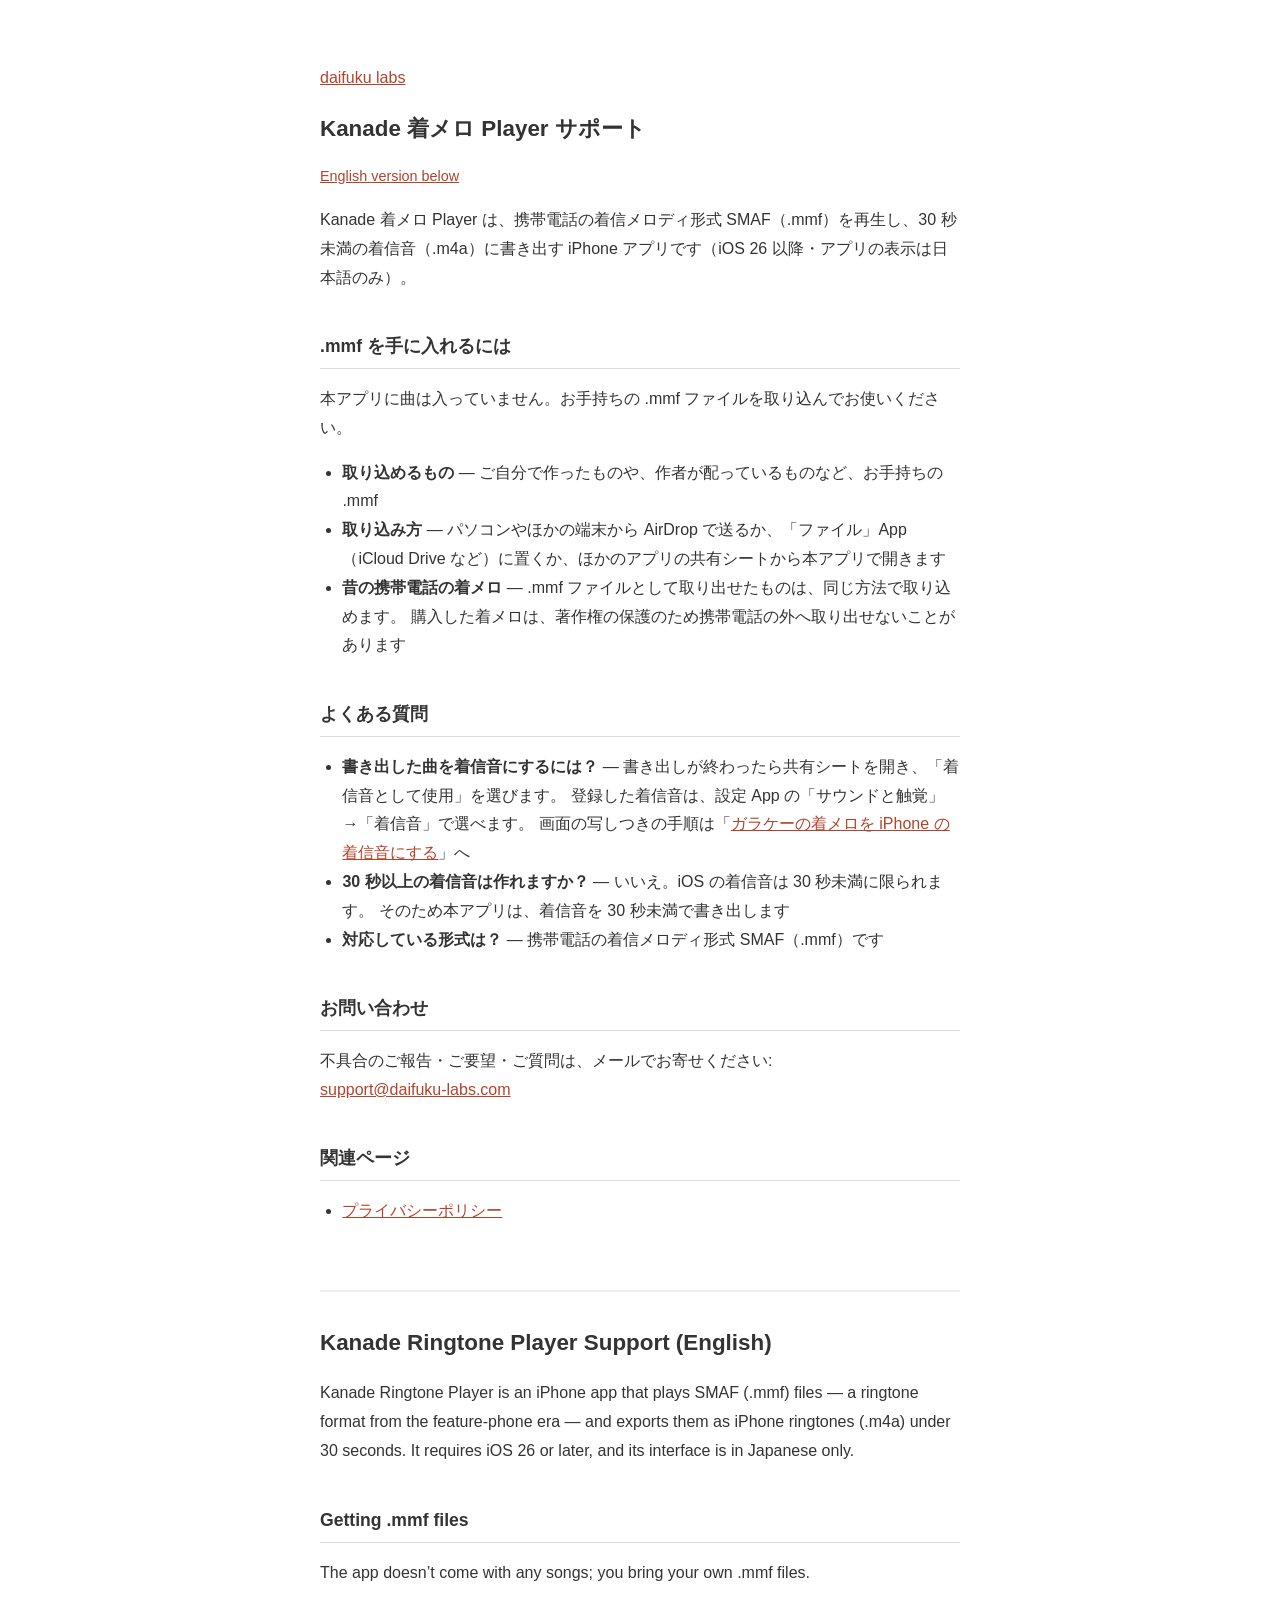
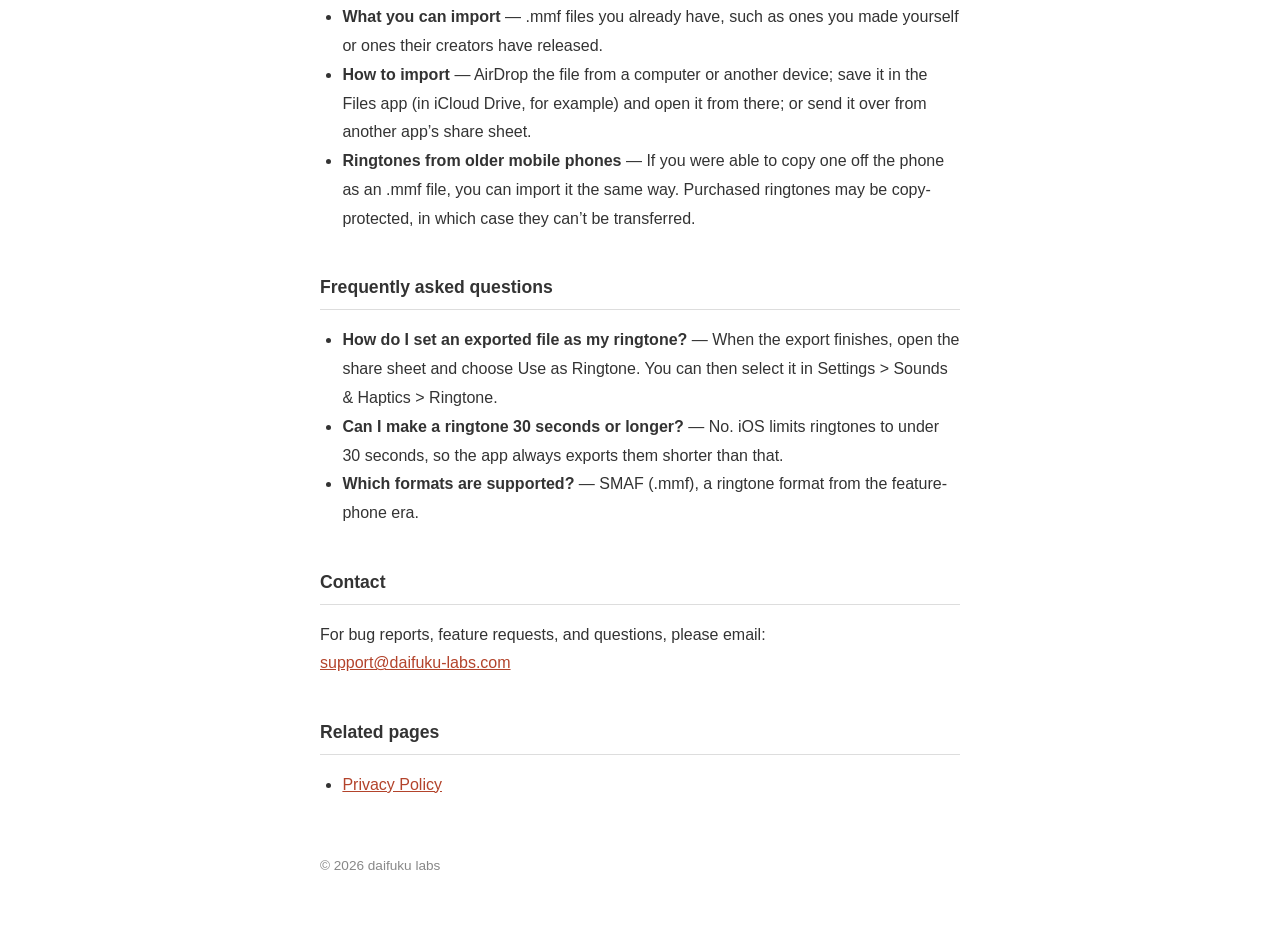
<file: kanade-ringtone/support.html>
<!DOCTYPE html>
<html lang="ja">
<head>
<meta charset="utf-8">
<meta name="viewport" content="width=device-width, initial-scale=1">
<link rel="canonical" href="https://daifuku-labs.com/kanade-ringtone/support.html">
<title>サポート — Kanade 着メロ Player</title>
<style>
  body { font-family: -apple-system, "Hiragino Sans", sans-serif; max-width: 640px;
         margin: 0 auto; padding: 48px 24px; line-height: 1.8; color: #333; }
  h1 { font-size: 1.4rem; }
  h2 { font-size: 1.1rem; margin-top: 2.2em; border-bottom: 1px solid #ddd; padding-bottom: .3em; }
  a { color: #b3432b; }
  ul { padding-left: 1.4em; }
  .updated { color: #888; font-size: .9rem; }
  .en { margin-top: 4em; border-top: 2px solid #eee; padding-top: 1em; }
  footer { margin-top: 4em; font-size: .85rem; color: #888; }
</style>
</head>
<body>
<p><a href="/">daifuku labs</a></p>
<h1>Kanade 着メロ Player サポート</h1>
<p class="updated"><a href="#en">English version below</a></p>

<p>Kanade 着メロ Player は、携帯電話の着信メロディ形式 SMAF（.mmf）を再生し、30
秒未満の着信音（.m4a）に書き出す iPhone アプリです（iOS 26 以降・アプリの表示は日本語のみ）。</p>

<h2 id="get-mmf">.mmf を手に入れるには</h2>
<p>本アプリに曲は入っていません。お手持ちの .mmf ファイルを取り込んでお使いください。</p>
<ul>
  <li><strong>取り込めるもの</strong> —
      ご自分で作ったものや、作者が配っているものなど、お手持ちの .mmf</li>
  <li><strong>取り込み方</strong> —
      パソコンやほかの端末から AirDrop で送るか、「ファイル」App（iCloud Drive など）に置くか、ほかのアプリの共有シートから本アプリで開きます</li>
  <li><strong>昔の携帯電話の着メロ</strong> —
      .mmf ファイルとして取り出せたものは、同じ方法で取り込めます。
      購入した着メロは、著作権の保護のため携帯電話の外へ取り出せないことがあります</li>
</ul>

<h2>よくある質問</h2>
<ul>
  <li><strong>書き出した曲を着信音にするには？</strong> —
      書き出しが終わったら共有シートを開き、「着信音として使用」を選びます。
      登録した着信音は、設定 App の「サウンドと触覚」→「着信音」で選べます。
      画面の写しつきの手順は「<a href="/kanade-ringtone/guide/mmf-to-iphone-ringtone/">ガラケーの着メロを iPhone の着信音にする</a>」へ</li>
  <li><strong>30 秒以上の着信音は作れますか？</strong> —
      いいえ。iOS の着信音は 30 秒未満に限られます。
      そのため本アプリは、着信音を 30 秒未満で書き出します</li>
  <li><strong>対応している形式は？</strong> —
      携帯電話の着信メロディ形式 SMAF（.mmf）です</li>
</ul>

<h2>お問い合わせ</h2>
<p>不具合のご報告・ご要望・ご質問は、メールでお寄せください:<br>
<a href="mailto:support@daifuku-labs.com">support@daifuku-labs.com</a></p>

<h2>関連ページ</h2>
<ul>
  <li><a href="./privacy-policy.html">プライバシーポリシー</a></li>
</ul>

<div class="en">
<h1 id="en">Kanade Ringtone Player Support (English)</h1>

<p>Kanade Ringtone Player is an iPhone app that plays SMAF (.mmf) files — a
ringtone format from the feature-phone era — and exports them as iPhone
ringtones (.m4a) under 30 seconds. It requires iOS 26 or later, and its
interface is in Japanese only.</p>

<h2 id="get-mmf-en">Getting .mmf files</h2>
<p>The app doesn’t come with any songs; you bring your own .mmf files.</p>
<ul>
  <li><strong>What you can import</strong> —
      .mmf files you already have, such as ones you made yourself or ones their
      creators have released.</li>
  <li><strong>How to import</strong> —
      AirDrop the file from a computer or another device; save it in the Files app
      (in iCloud Drive, for example) and open it from there; or send it over from
      another app’s share sheet.</li>
  <li><strong>Ringtones from older mobile phones</strong> —
      If you were able to copy one off the phone as an .mmf file, you can import it the
      same way. Purchased ringtones may be copy-protected, in which case they can’t be
      transferred.</li>
</ul>

<h2>Frequently asked questions</h2>
<ul>
  <li><strong>How do I set an exported file as my ringtone?</strong> —
      When the export finishes, open the share sheet and choose Use as Ringtone.
      You can then select it in Settings &gt; Sounds &amp; Haptics &gt; Ringtone.</li>
  <li><strong>Can I make a ringtone 30 seconds or longer?</strong> —
      No. iOS limits ringtones to under 30 seconds, so the app always exports
      them shorter than that.</li>
  <li><strong>Which formats are supported?</strong> —
      SMAF (.mmf), a ringtone format from the feature-phone era.</li>
</ul>

<h2>Contact</h2>
<p>For bug reports, feature requests, and questions, please email:<br>
<a href="mailto:support@daifuku-labs.com">support@daifuku-labs.com</a></p>

<h2>Related pages</h2>
<ul>
  <li><a href="./privacy-policy.html#en">Privacy Policy</a></li>
</ul>
</div>

<footer>© 2026 daifuku labs</footer>
</body>
</html>
</file>
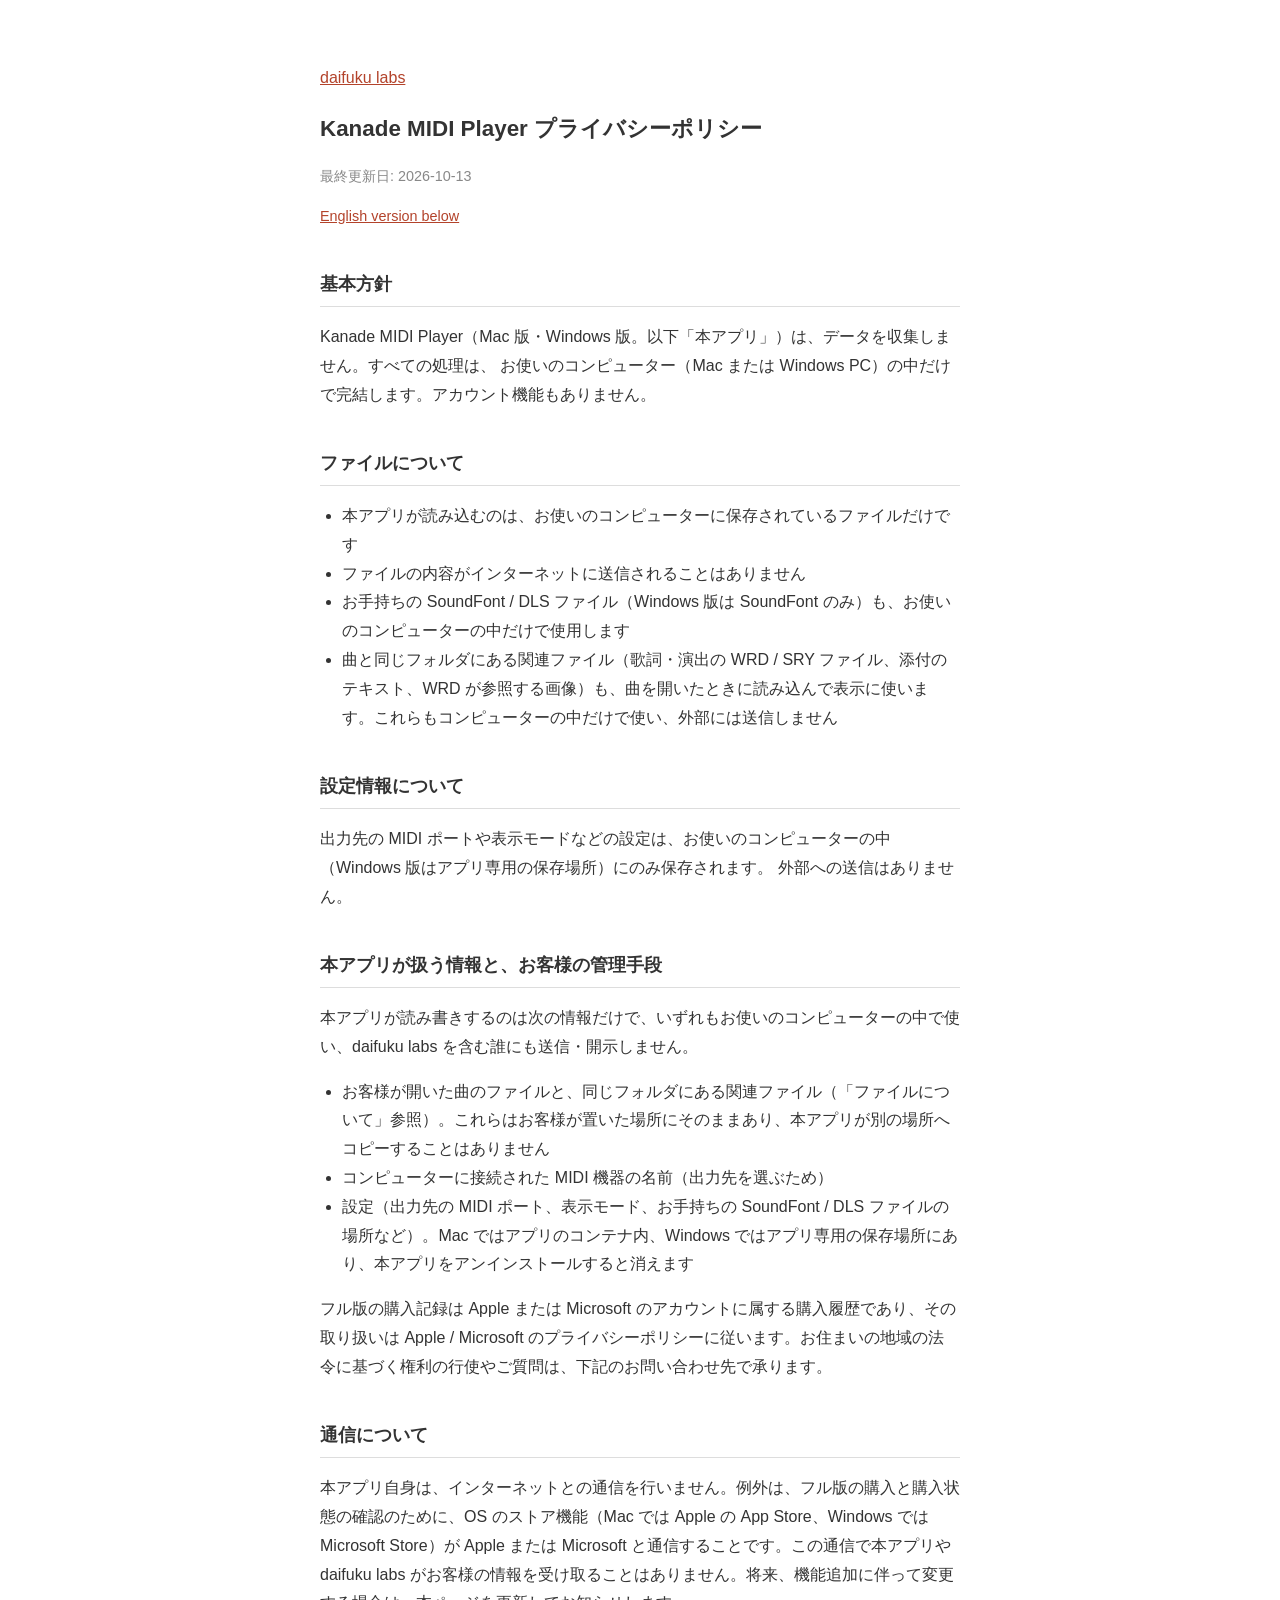
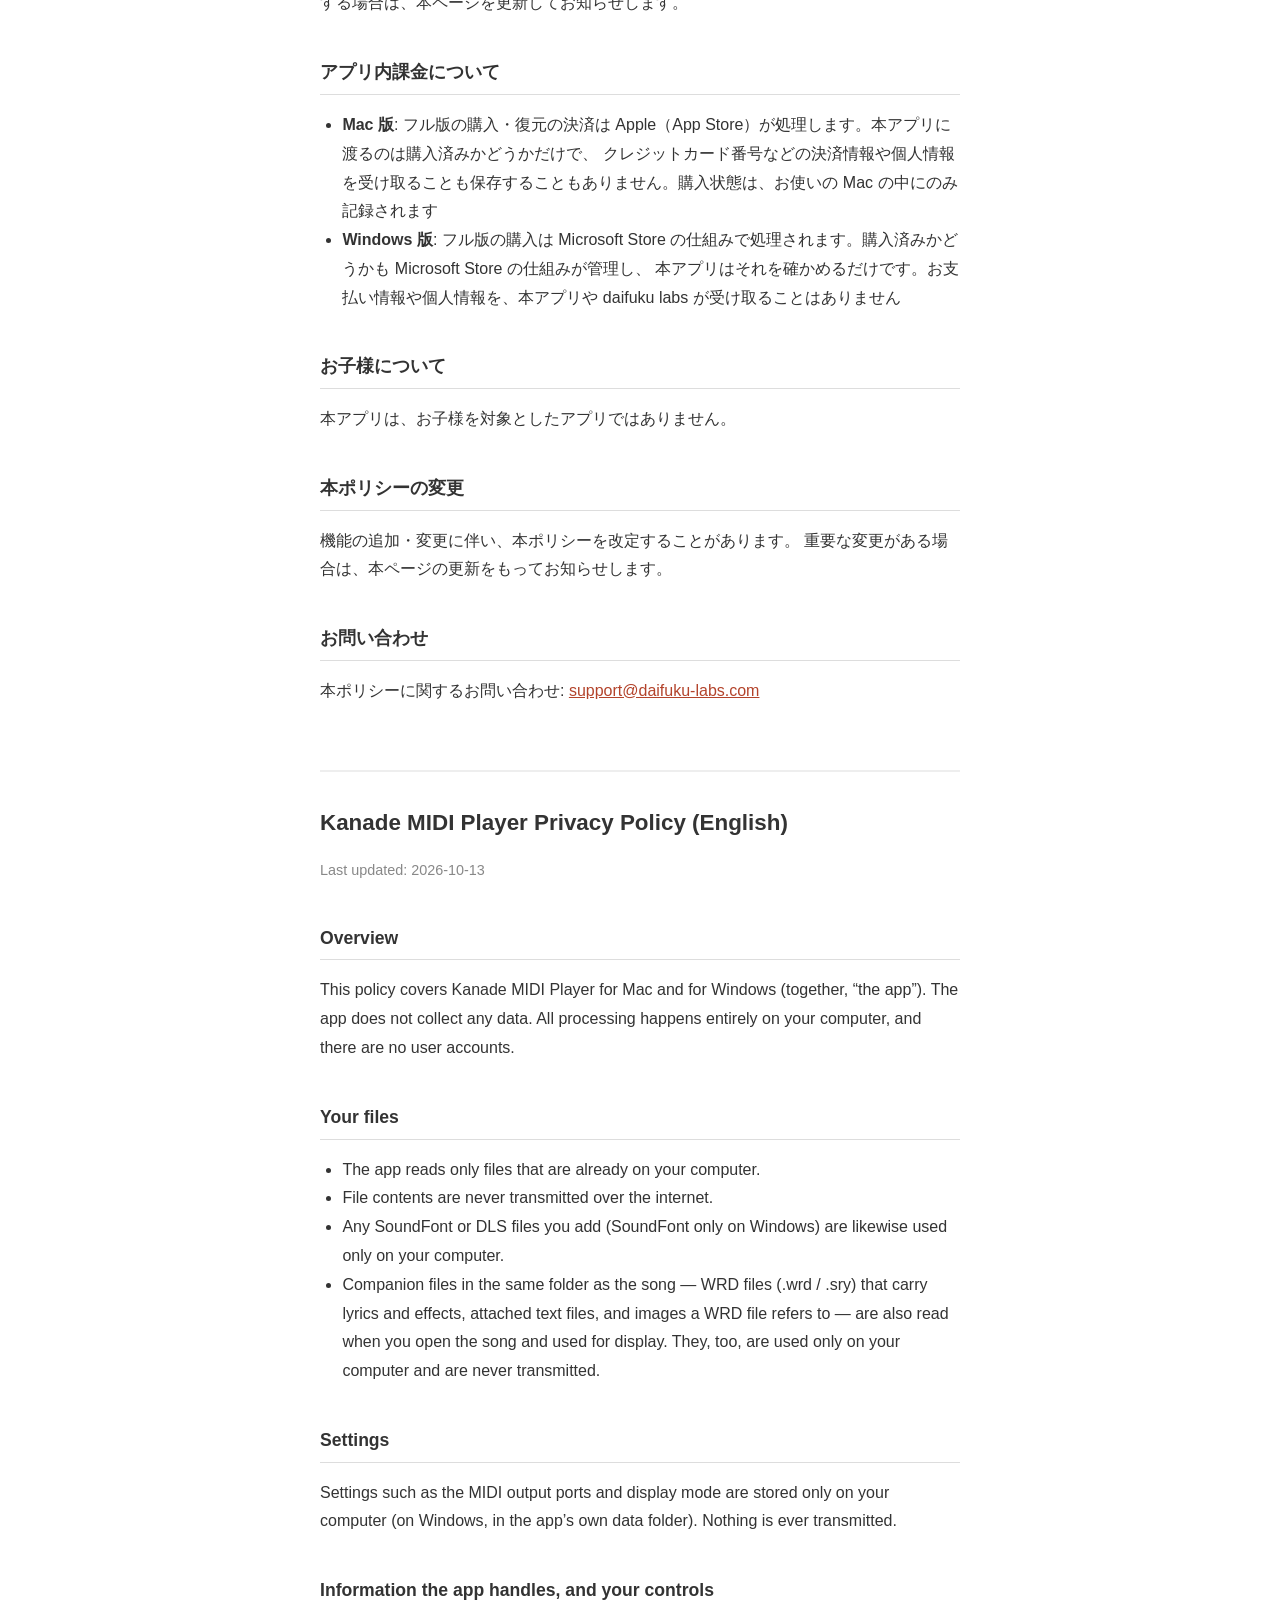
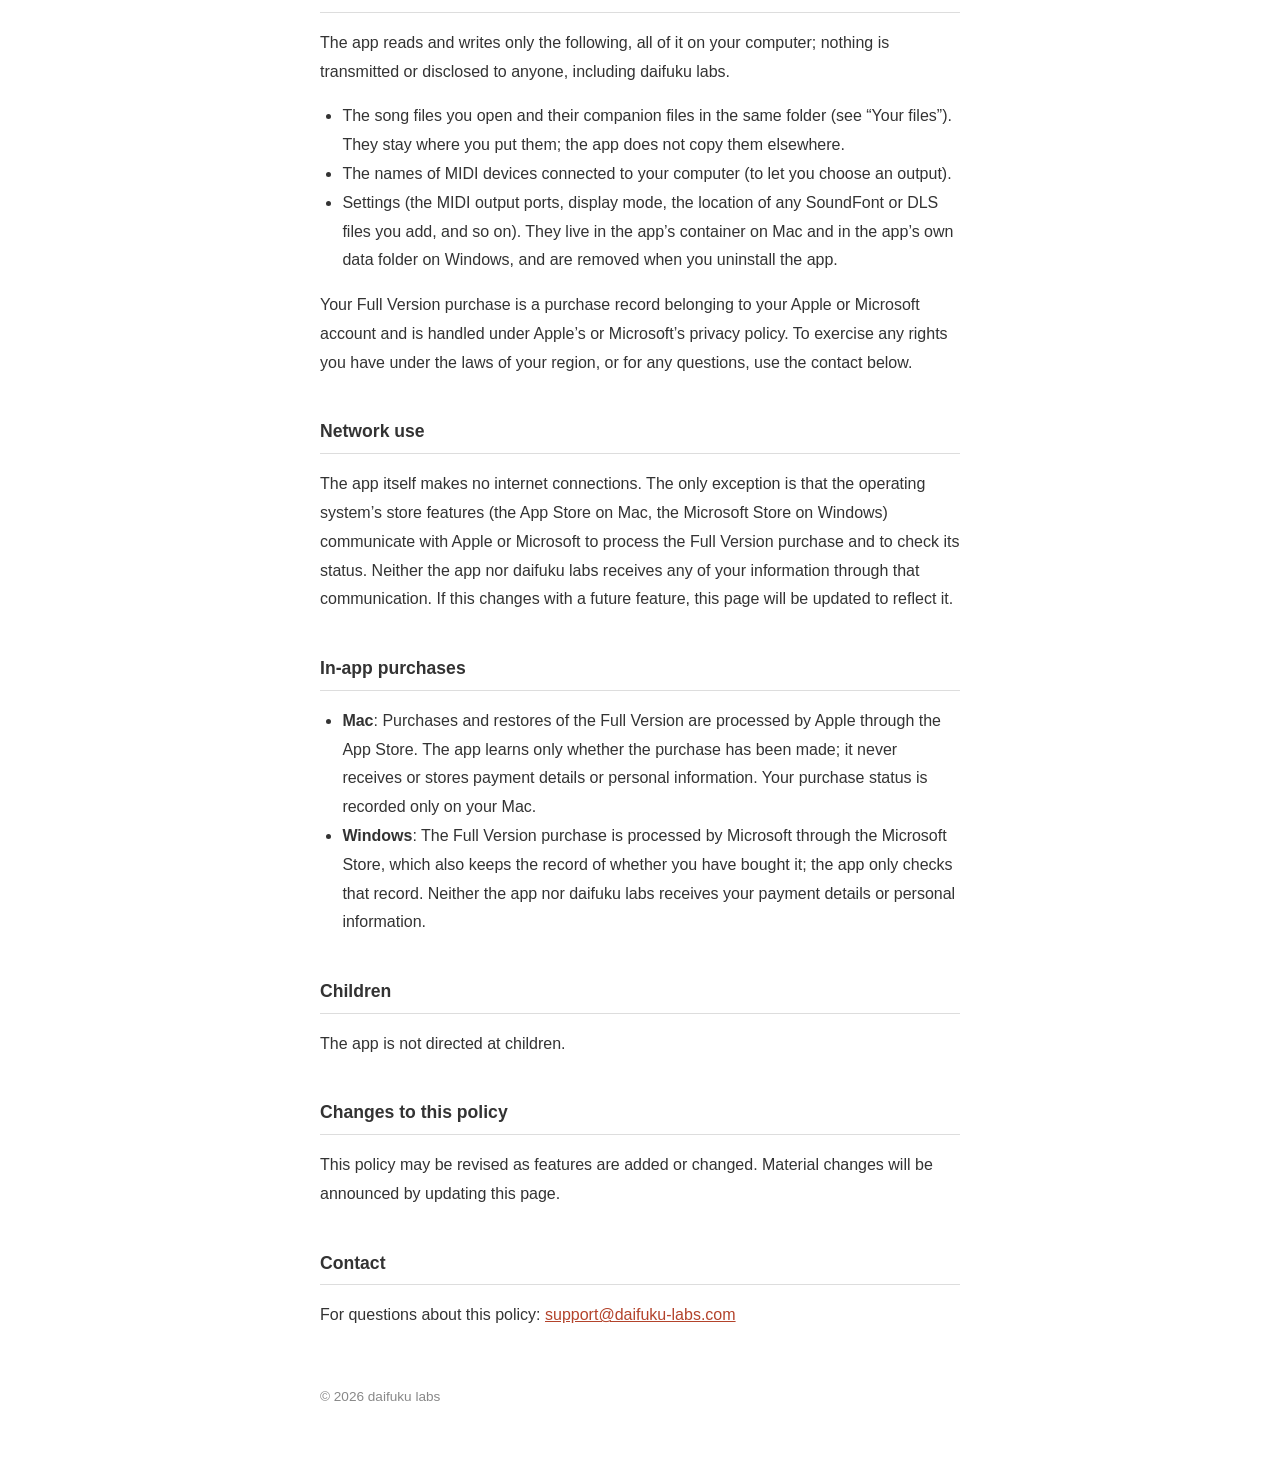
<file: kanade/privacy-policy.html>
<!DOCTYPE html>
<html lang="ja">
<head>
<meta charset="utf-8">
<meta name="viewport" content="width=device-width, initial-scale=1">
<link rel="canonical" href="https://daifuku-labs.com/kanade/privacy-policy.html">
<title>プライバシーポリシー — Kanade MIDI Player</title>
<style>
  body { font-family: -apple-system, "Hiragino Sans", sans-serif; max-width: 640px;
         margin: 0 auto; padding: 48px 24px; line-height: 1.8; color: #333; }
  h1 { font-size: 1.4rem; }
  h2 { font-size: 1.1rem; margin-top: 2.2em; border-bottom: 1px solid #ddd; padding-bottom: .3em; }
  h3 { font-size: 1rem; margin-top: 1.8em; }
  a { color: #b3432b; }
  ul { padding-left: 1.4em; }
  .updated { color: #888; font-size: .9rem; }
  .en { margin-top: 4em; border-top: 2px solid #eee; padding-top: 1em; }
  footer { margin-top: 4em; font-size: .85rem; color: #888; }
</style>
</head>
<body>
<p><a href="/">daifuku labs</a></p>
<h1>Kanade MIDI Player プライバシーポリシー</h1>
<p class="updated">最終更新日: 2026-10-13</p>
<p class="updated"><a href="#en">English version below</a></p>

<h2>基本方針</h2>
<p>Kanade MIDI Player（Mac 版・Windows 版。以下「本アプリ」）は、データを収集しません。すべての処理は、
お使いのコンピューター（Mac または Windows PC）の中だけで完結します。アカウント機能もありません。</p>

<h2>ファイルについて</h2>
<ul>
  <li>本アプリが読み込むのは、お使いのコンピューターに保存されているファイルだけです</li>
  <li>ファイルの内容がインターネットに送信されることはありません</li>
  <li>お手持ちの SoundFont / DLS ファイル（Windows 版は SoundFont のみ）も、お使いのコンピューターの中だけで使用します</li>
  <li>曲と同じフォルダにある関連ファイル（歌詞・演出の WRD / SRY ファイル、添付のテキスト、WRD が参照する画像）も、曲を開いたときに読み込んで表示に使います。これらもコンピューターの中だけで使い、外部には送信しません</li>
</ul>

<h2>設定情報について</h2>
<p>出力先の MIDI ポートや表示モードなどの設定は、お使いのコンピューターの中（Windows 版はアプリ専用の保存場所）にのみ保存されます。
外部への送信はありません。</p>

<h2>本アプリが扱う情報と、お客様の管理手段</h2>
<p>本アプリが読み書きするのは次の情報だけで、いずれもお使いのコンピューターの中で使い、daifuku labs を含む誰にも送信・開示しません。</p>
<ul>
  <li>お客様が開いた曲のファイルと、同じフォルダにある関連ファイル（「ファイルについて」参照）。これらはお客様が置いた場所にそのままあり、本アプリが別の場所へコピーすることはありません</li>
  <li>コンピューターに接続された MIDI 機器の名前（出力先を選ぶため）</li>
  <li>設定（出力先の MIDI ポート、表示モード、お手持ちの SoundFont / DLS ファイルの場所など）。Mac ではアプリのコンテナ内、Windows ではアプリ専用の保存場所にあり、本アプリをアンインストールすると消えます</li>
</ul>
<p>フル版の購入記録は Apple または Microsoft のアカウントに属する購入履歴であり、その取り扱いは Apple / Microsoft のプライバシーポリシーに従います。お住まいの地域の法令に基づく権利の行使やご質問は、下記のお問い合わせ先で承ります。</p>

<h2>通信について</h2>
<p>本アプリ自身は、インターネットとの通信を行いません。例外は、フル版の購入と購入状態の確認のために、OS のストア機能（Mac では Apple の App Store、Windows では Microsoft Store）が Apple または Microsoft と通信することです。この通信で本アプリや daifuku labs がお客様の情報を受け取ることはありません。将来、機能追加に伴って変更する場合は、本ページを更新してお知らせします。</p>

<h2>アプリ内課金について</h2>
<ul>
  <li><strong>Mac 版</strong>: フル版の購入・復元の決済は Apple（App Store）が処理します。本アプリに渡るのは購入済みかどうかだけで、
      クレジットカード番号などの決済情報や個人情報を受け取ることも保存することもありません。購入状態は、お使いの Mac の中にのみ記録されます</li>
  <li><strong>Windows 版</strong>: フル版の購入は Microsoft Store の仕組みで処理されます。購入済みかどうかも Microsoft Store の仕組みが管理し、
      本アプリはそれを確かめるだけです。お支払い情報や個人情報を、本アプリや daifuku labs が受け取ることはありません</li>
</ul>

<h2>お子様について</h2>
<p>本アプリは、お子様を対象としたアプリではありません。</p>

<h2>本ポリシーの変更</h2>
<p>機能の追加・変更に伴い、本ポリシーを改定することがあります。
重要な変更がある場合は、本ページの更新をもってお知らせします。</p>

<h2>お問い合わせ</h2>
<p>本ポリシーに関するお問い合わせ:
<a href="mailto:support@daifuku-labs.com">support@daifuku-labs.com</a></p>

<div class="en">
<h1 id="en">Kanade MIDI Player Privacy Policy (English)</h1>
<p class="updated">Last updated: 2026-10-13</p>

<h2>Overview</h2>
<p>This policy covers Kanade MIDI Player for Mac and for Windows (together, “the app”).
The app does not collect any data. All processing happens entirely on your computer,
and there are no user accounts.</p>

<h2>Your files</h2>
<ul>
  <li>The app reads only files that are already on your computer.</li>
  <li>File contents are never transmitted over the internet.</li>
  <li>Any SoundFont or DLS files you add (SoundFont only on Windows) are likewise used only on your computer.</li>
  <li>Companion files in the same folder as the song — WRD files (.wrd / .sry) that carry lyrics and effects, attached text files, and images a WRD file refers to — are also read when you open the song and used for display. They, too, are used only on your computer and are never transmitted.</li>
</ul>

<h2>Settings</h2>
<p>Settings such as the MIDI output ports and display mode are stored only on
your computer (on Windows, in the app’s own data folder). Nothing is
ever transmitted.</p>

<h2>Information the app handles, and your controls</h2>
<p>The app reads and writes only the following, all of it on your computer; nothing is transmitted or disclosed to anyone, including daifuku labs.</p>
<ul>
  <li>The song files you open and their companion files in the same folder (see “Your files”). They stay where you put them; the app does not copy them elsewhere.</li>
  <li>The names of MIDI devices connected to your computer (to let you choose an output).</li>
  <li>Settings (the MIDI output ports, display mode, the location of any SoundFont or DLS files you add, and so on). They live in the app’s container on Mac and in the app’s own data folder on Windows, and are removed when you uninstall the app.</li>
</ul>
<p>Your Full Version purchase is a purchase record belonging to your Apple or Microsoft account and is handled under Apple’s or Microsoft’s privacy policy. To exercise any rights you have under the laws of your region, or for any questions, use the contact below.</p>

<h2>Network use</h2>
<p>The app itself makes no internet connections. The only exception is that the operating system’s store features (the App Store on Mac, the Microsoft Store on Windows) communicate with Apple or Microsoft to process the Full Version purchase and to check its status. Neither the app nor daifuku labs receives any of your information through that communication. If this changes with a future feature, this page will be updated to reflect it.</p>

<h2>In-app purchases</h2>
<ul>
  <li><strong>Mac</strong>: Purchases and restores of the Full Version are processed by Apple through the App Store. The app learns only whether
      the purchase has been made; it never receives or stores payment details or personal information. Your purchase
      status is recorded only on your Mac.</li>
  <li><strong>Windows</strong>: The Full Version purchase is processed by Microsoft through the Microsoft Store, which also keeps
      the record of whether you have bought it; the app only checks that record. Neither the app nor daifuku labs receives your
      payment details or personal information.</li>
</ul>

<h2>Children</h2>
<p>The app is not directed at children.</p>

<h2>Changes to this policy</h2>
<p>This policy may be revised as features are added or changed. Material
changes will be announced by updating this page.</p>

<h2>Contact</h2>
<p>For questions about this policy:
<a href="mailto:support@daifuku-labs.com">support@daifuku-labs.com</a></p>
</div>

<footer>© 2026 daifuku labs</footer>
</body>
</html>
</file>
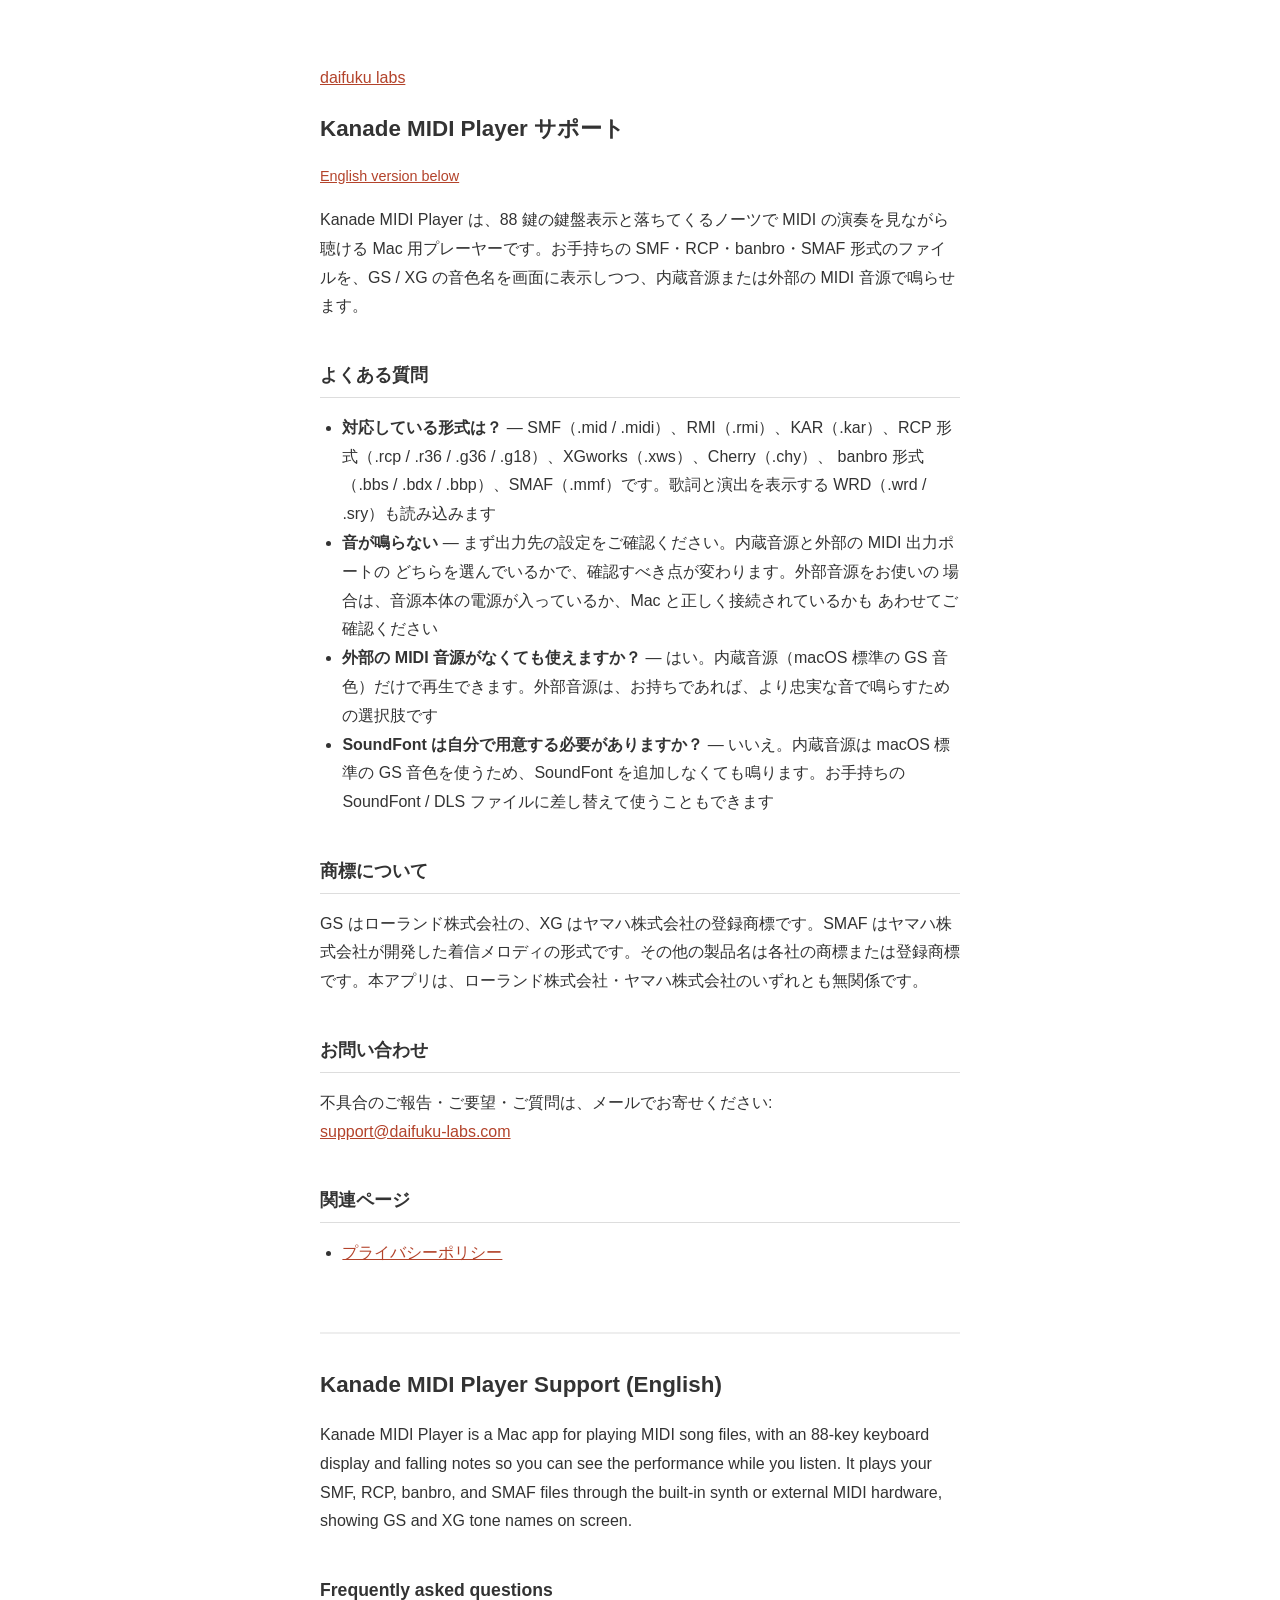
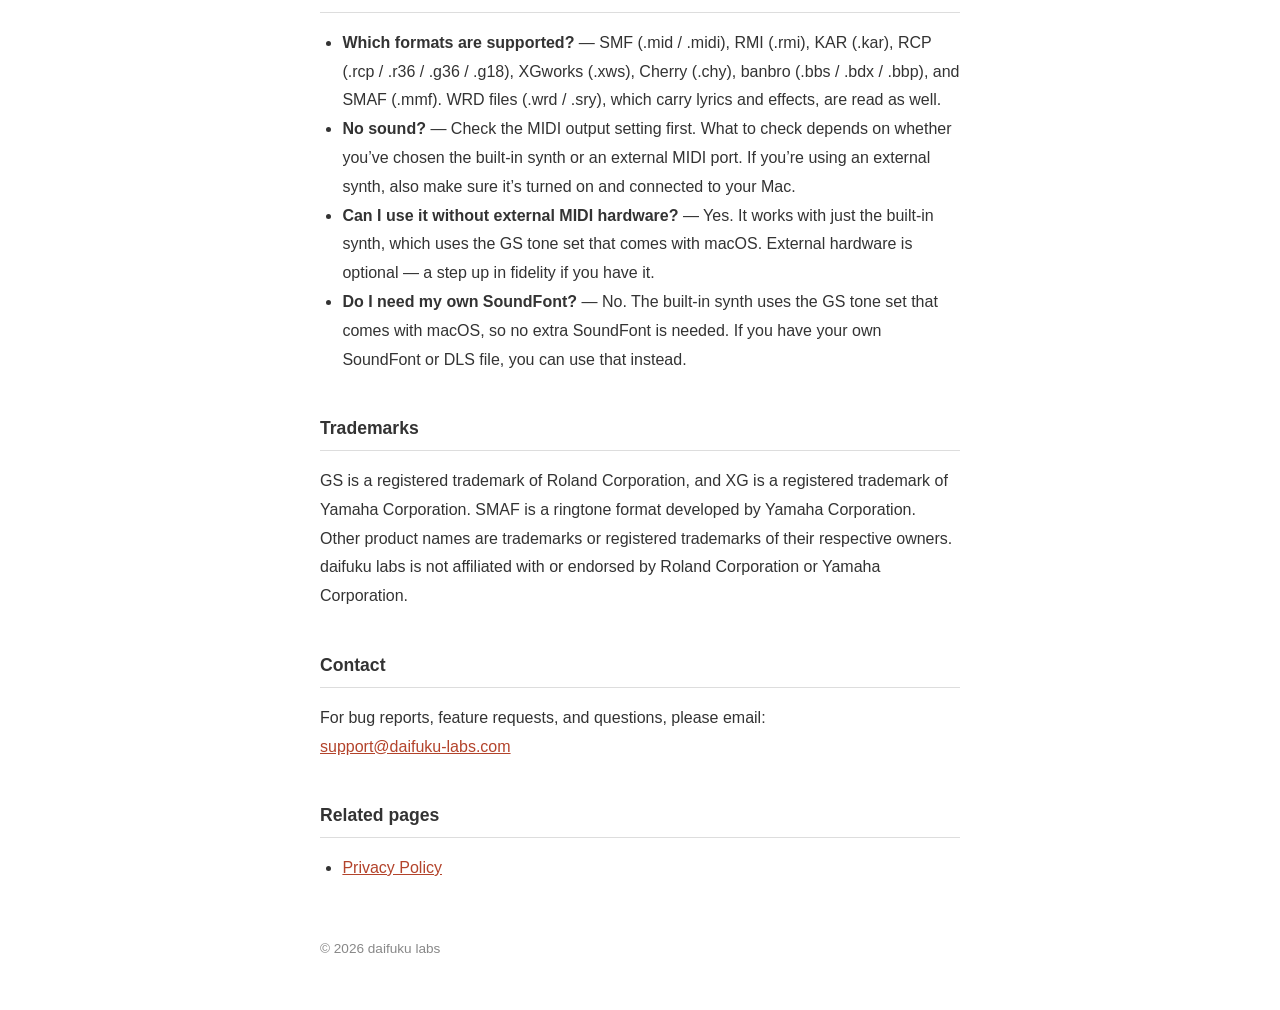
<file: kanade/support.html>
<!DOCTYPE html>
<html lang="ja">
<head>
<meta charset="utf-8">
<meta name="viewport" content="width=device-width, initial-scale=1">
<link rel="canonical" href="https://daifuku-labs.com/kanade/support.html">
<title>サポート — Kanade MIDI Player</title>
<style>
  body { font-family: -apple-system, "Hiragino Sans", sans-serif; max-width: 640px;
         margin: 0 auto; padding: 48px 24px; line-height: 1.8; color: #333; }
  h1 { font-size: 1.4rem; }
  h2 { font-size: 1.1rem; margin-top: 2.2em; border-bottom: 1px solid #ddd; padding-bottom: .3em; }
  a { color: #b3432b; }
  ul { padding-left: 1.4em; }
  .updated { color: #888; font-size: .9rem; }
  .en { margin-top: 4em; border-top: 2px solid #eee; padding-top: 1em; }
  footer { margin-top: 4em; font-size: .85rem; color: #888; }
</style>
</head>
<body>
<p><a href="/">daifuku labs</a></p>
<h1>Kanade MIDI Player サポート</h1>
<p class="updated"><a href="#en">English version below</a></p>

<p>Kanade MIDI Player は、88 鍵の鍵盤表示と落ちてくるノーツで MIDI の演奏を見ながら聴ける
Mac 用プレーヤーです。お手持ちの SMF・RCP・banbro・SMAF 形式のファイルを、GS / XG の音色名を画面に表示しつつ、内蔵音源または外部の MIDI
音源で鳴らせます。</p>

<h2>よくある質問</h2>
<ul>
  <li><strong>対応している形式は？</strong> —
      SMF（.mid / .midi）、RMI（.rmi）、KAR（.kar）、RCP 形式（.rcp / .r36 / .g36 / .g18）、XGworks（.xws）、Cherry（.chy）、
      banbro 形式（.bbs / .bdx / .bbp）、SMAF（.mmf）です。歌詞と演出を表示する
      WRD（.wrd / .sry）も読み込みます</li>
  <li><strong>音が鳴らない</strong> —
      まず出力先の設定をご確認ください。内蔵音源と外部の MIDI 出力ポートの
      どちらを選んでいるかで、確認すべき点が変わります。外部音源をお使いの
      場合は、音源本体の電源が入っているか、Mac と正しく接続されているかも
      あわせてご確認ください</li>
  <li><strong>外部の MIDI 音源がなくても使えますか？</strong> —
      はい。内蔵音源（macOS 標準の GS 音色）だけで再生できます。外部音源は、お持ちであれば、より忠実な音で鳴らすための選択肢です</li>
  <li><strong>SoundFont は自分で用意する必要がありますか？</strong> —
      いいえ。内蔵音源は macOS 標準の GS 音色を使うため、SoundFont を追加しなくても鳴ります。お手持ちの SoundFont / DLS
      ファイルに差し替えて使うこともできます</li>
</ul>

<h2>商標について</h2>
<p>GS はローランド株式会社の、XG はヤマハ株式会社の登録商標です。SMAF はヤマハ株式会社が開発した着信メロディの形式です。その他の製品名は各社の商標または登録商標です。本アプリは、ローランド株式会社・ヤマハ株式会社のいずれとも無関係です。</p>

<h2>お問い合わせ</h2>
<p>不具合のご報告・ご要望・ご質問は、メールでお寄せください:<br>
<a href="mailto:support@daifuku-labs.com">support@daifuku-labs.com</a></p>

<h2>関連ページ</h2>
<ul>
  <li><a href="./privacy-policy.html">プライバシーポリシー</a></li>
</ul>

<div class="en">
<h1 id="en">Kanade MIDI Player Support (English)</h1>

<p>Kanade MIDI Player is a Mac app for playing MIDI song files, with an
88-key keyboard display and falling notes so you can see the performance
while you listen. It plays your SMF, RCP, banbro, and SMAF files through the
built-in synth or external MIDI hardware, showing GS and XG tone names on screen.</p>

<h2>Frequently asked questions</h2>
<ul>
  <li><strong>Which formats are supported?</strong> —
      SMF (.mid / .midi), RMI (.rmi), KAR (.kar), RCP (.rcp / .r36 / .g36 / .g18), XGworks (.xws), Cherry (.chy),
      banbro (.bbs / .bdx / .bbp), and SMAF (.mmf). WRD files (.wrd / .sry),
      which carry lyrics and effects, are read as well.</li>
  <li><strong>No sound?</strong> —
      Check the MIDI output setting first. What to check depends on whether
      you’ve chosen the built-in synth or an external MIDI port. If
      you’re using an external synth, also make sure it’s turned on and
      connected to your Mac.</li>
  <li><strong>Can I use it without external MIDI hardware?</strong> —
      Yes. It works with just the built-in synth, which uses the GS tone set
      that comes with macOS. External hardware is optional — a step up in
      fidelity if you have it.</li>
  <li><strong>Do I need my own SoundFont?</strong> —
      No. The built-in synth uses the GS tone set that comes with macOS, so no
      extra SoundFont is needed. If you have your own SoundFont or DLS file,
      you can use that instead.</li>
</ul>

<h2>Trademarks</h2>
<p>GS is a registered trademark of Roland Corporation, and XG is a
registered trademark of Yamaha Corporation. SMAF is a ringtone format developed by
Yamaha Corporation. Other product names are trademarks or registered trademarks of
their respective owners. daifuku labs is not affiliated with or endorsed by
Roland Corporation or Yamaha Corporation.</p>

<h2>Contact</h2>
<p>For bug reports, feature requests, and questions, please email:<br>
<a href="mailto:support@daifuku-labs.com">support@daifuku-labs.com</a></p>

<h2>Related pages</h2>
<ul>
  <li><a href="./privacy-policy.html#en">Privacy Policy</a></li>
</ul>
</div>

<footer>© 2026 daifuku labs</footer>
</body>
</html>
</file>
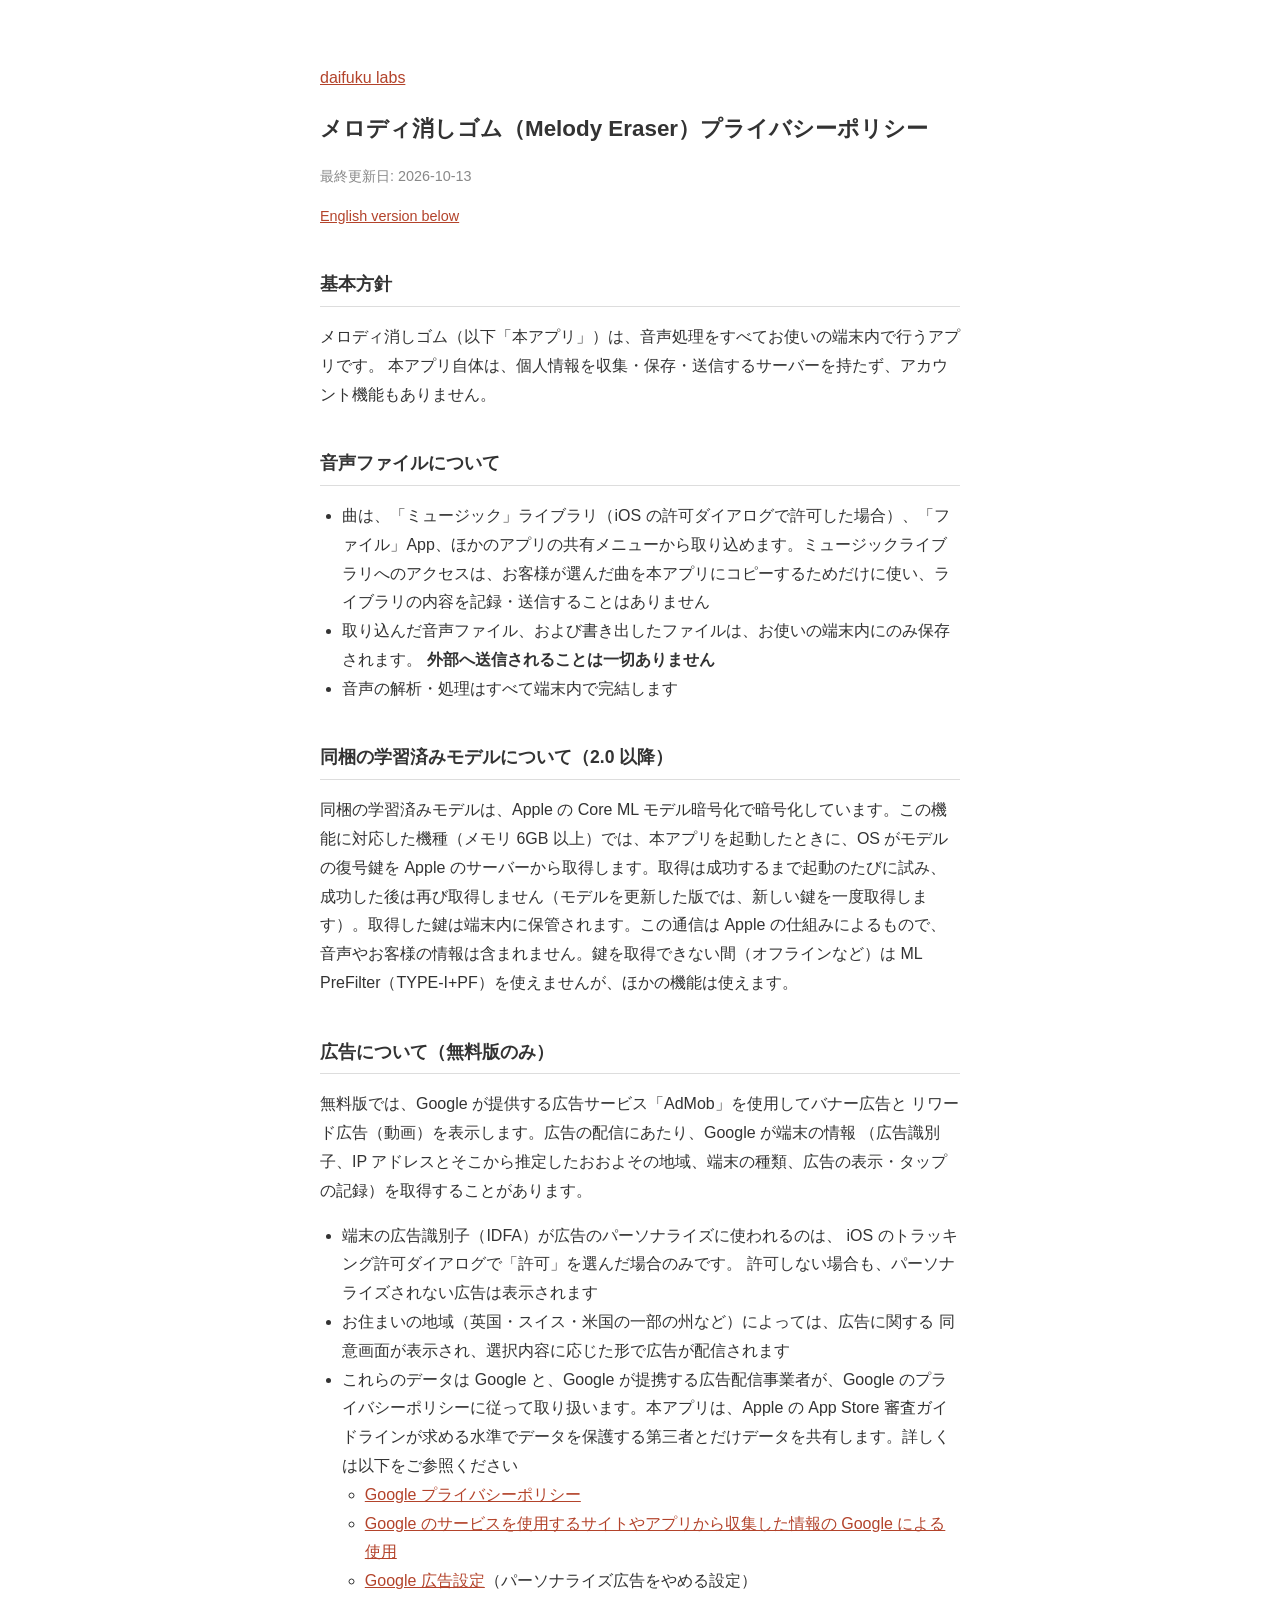
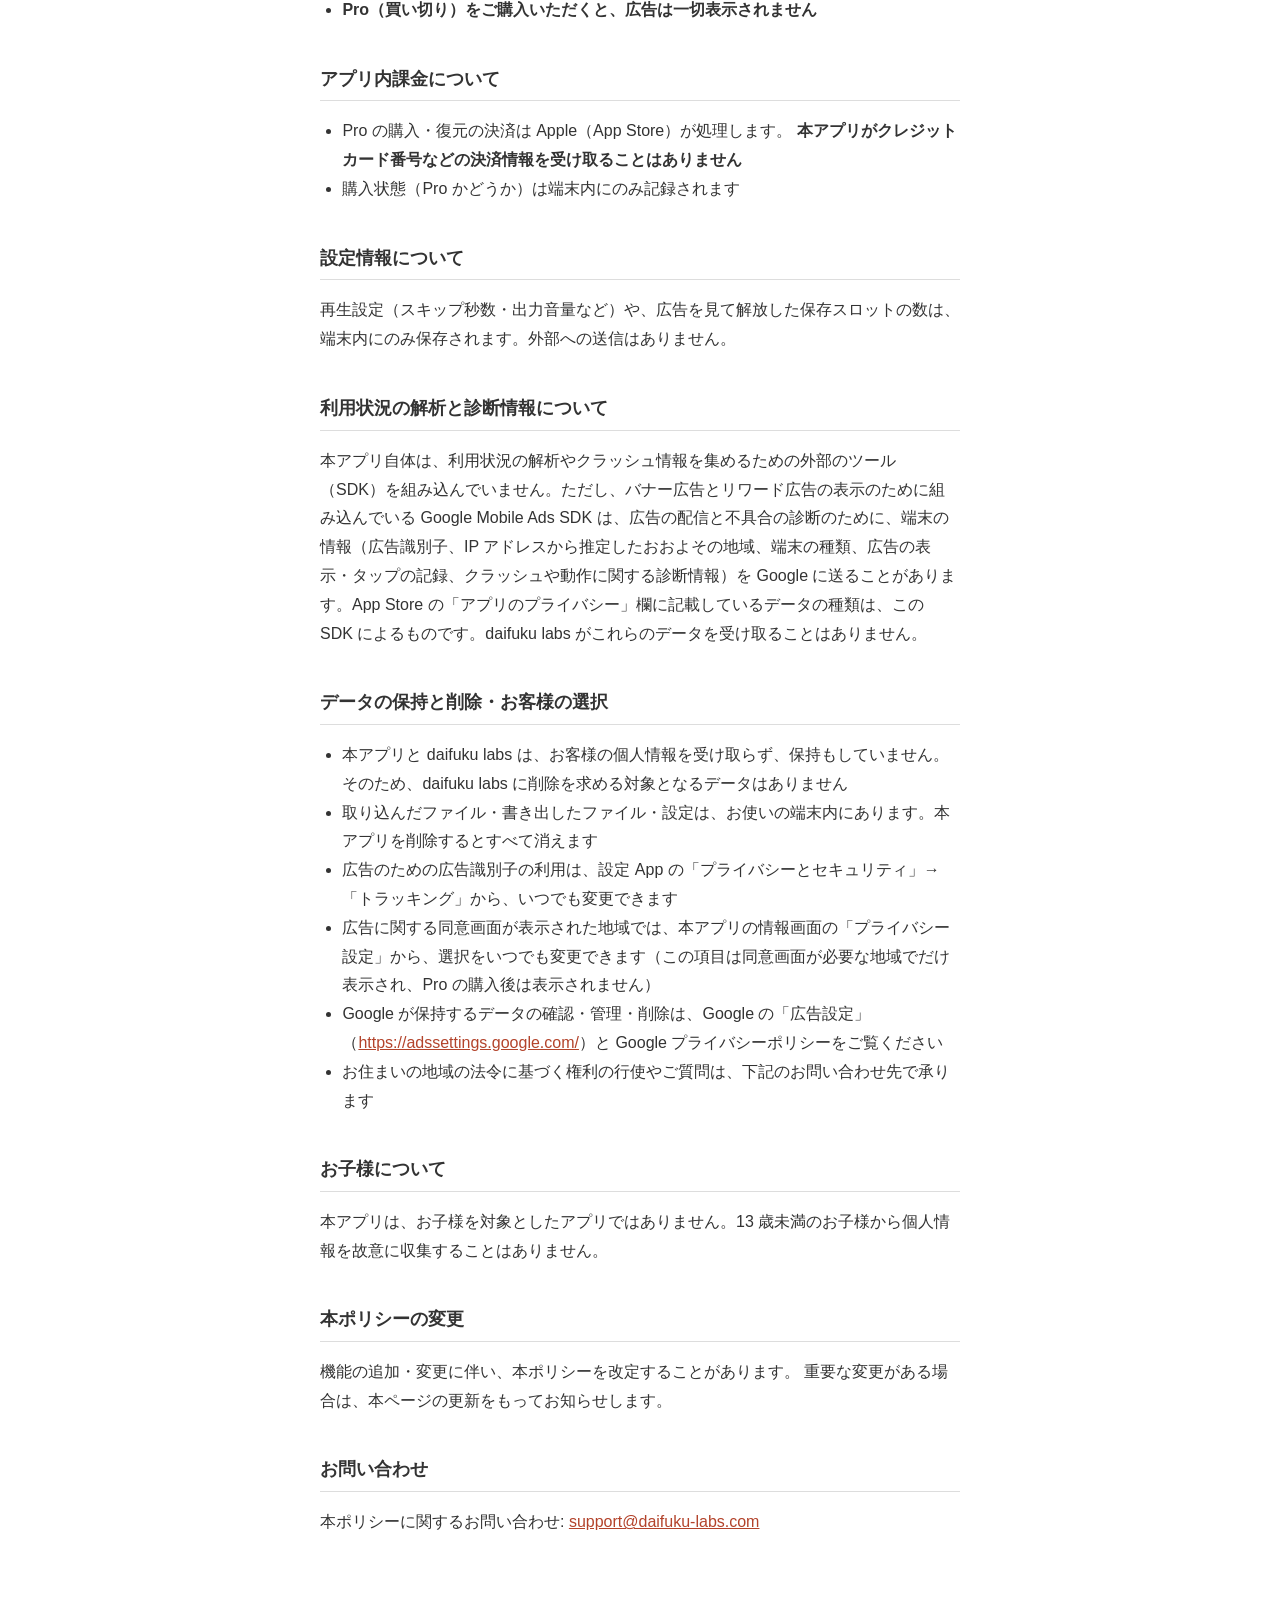
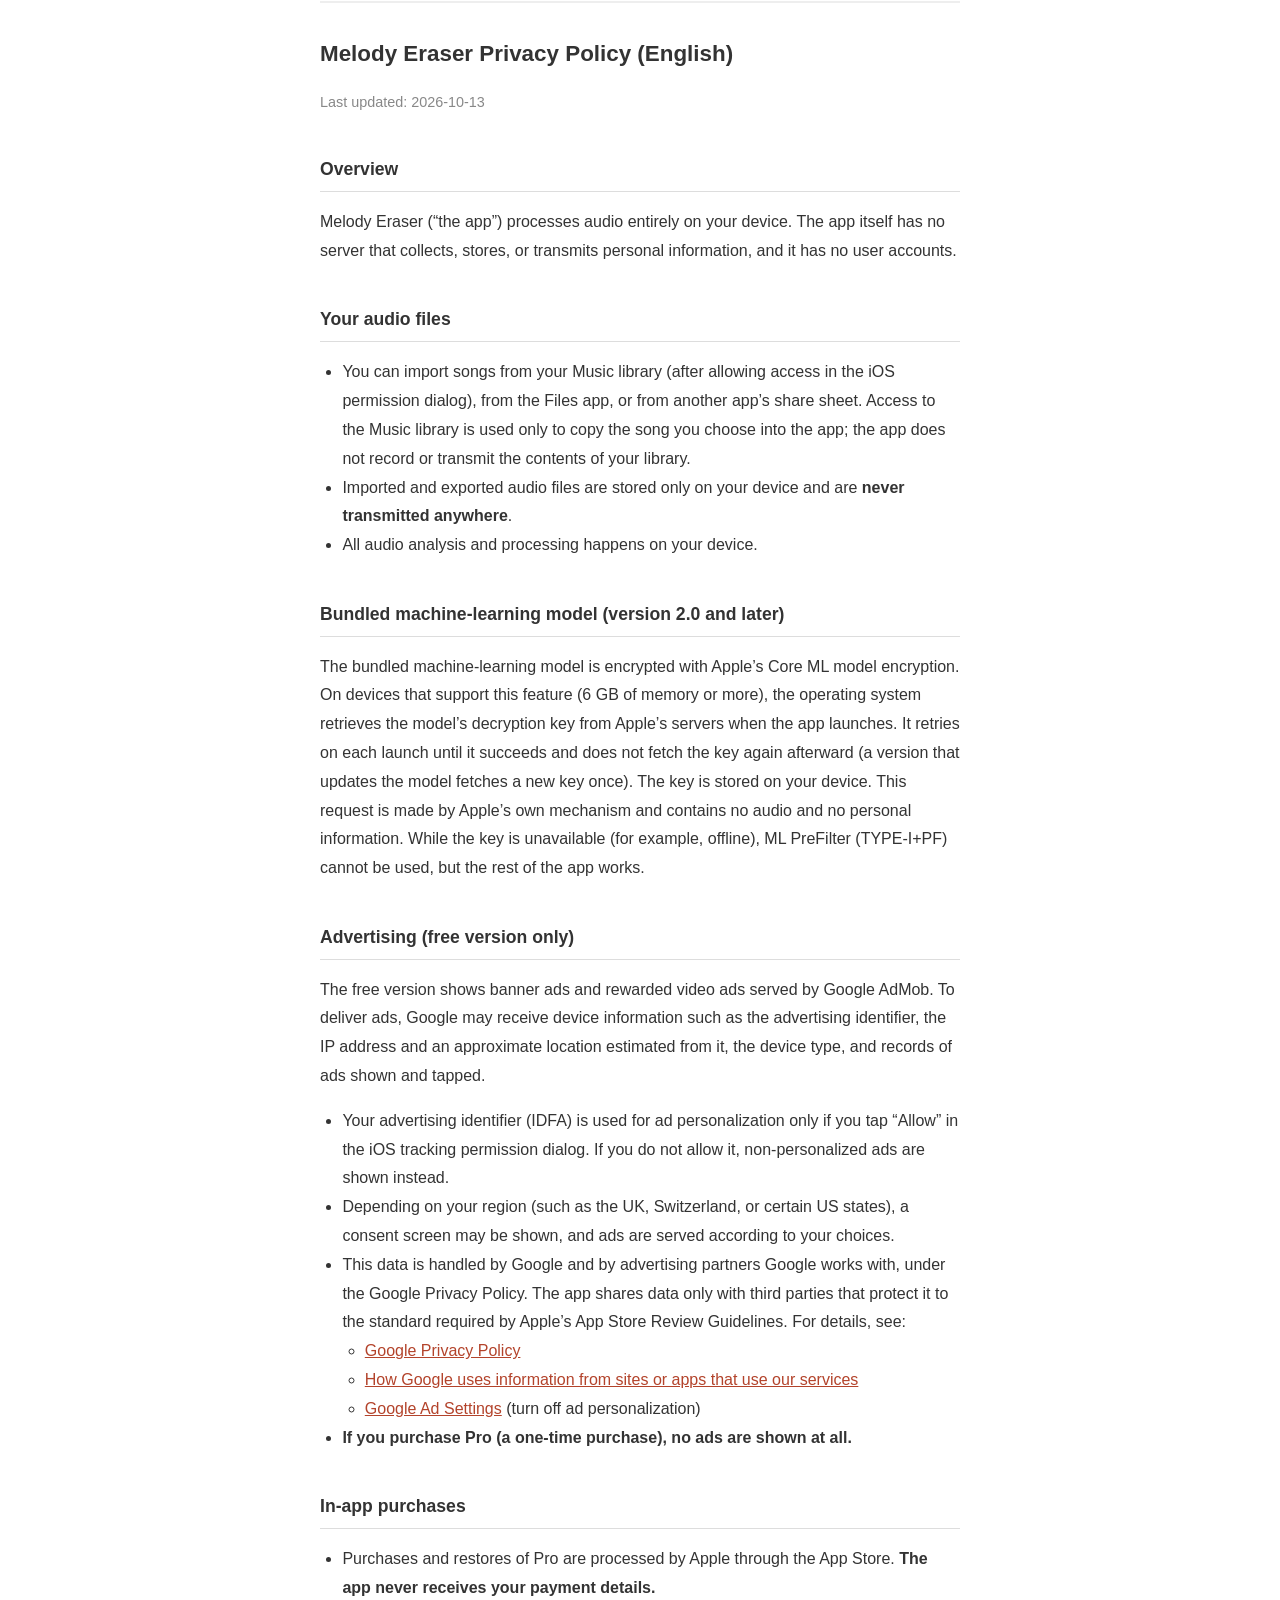
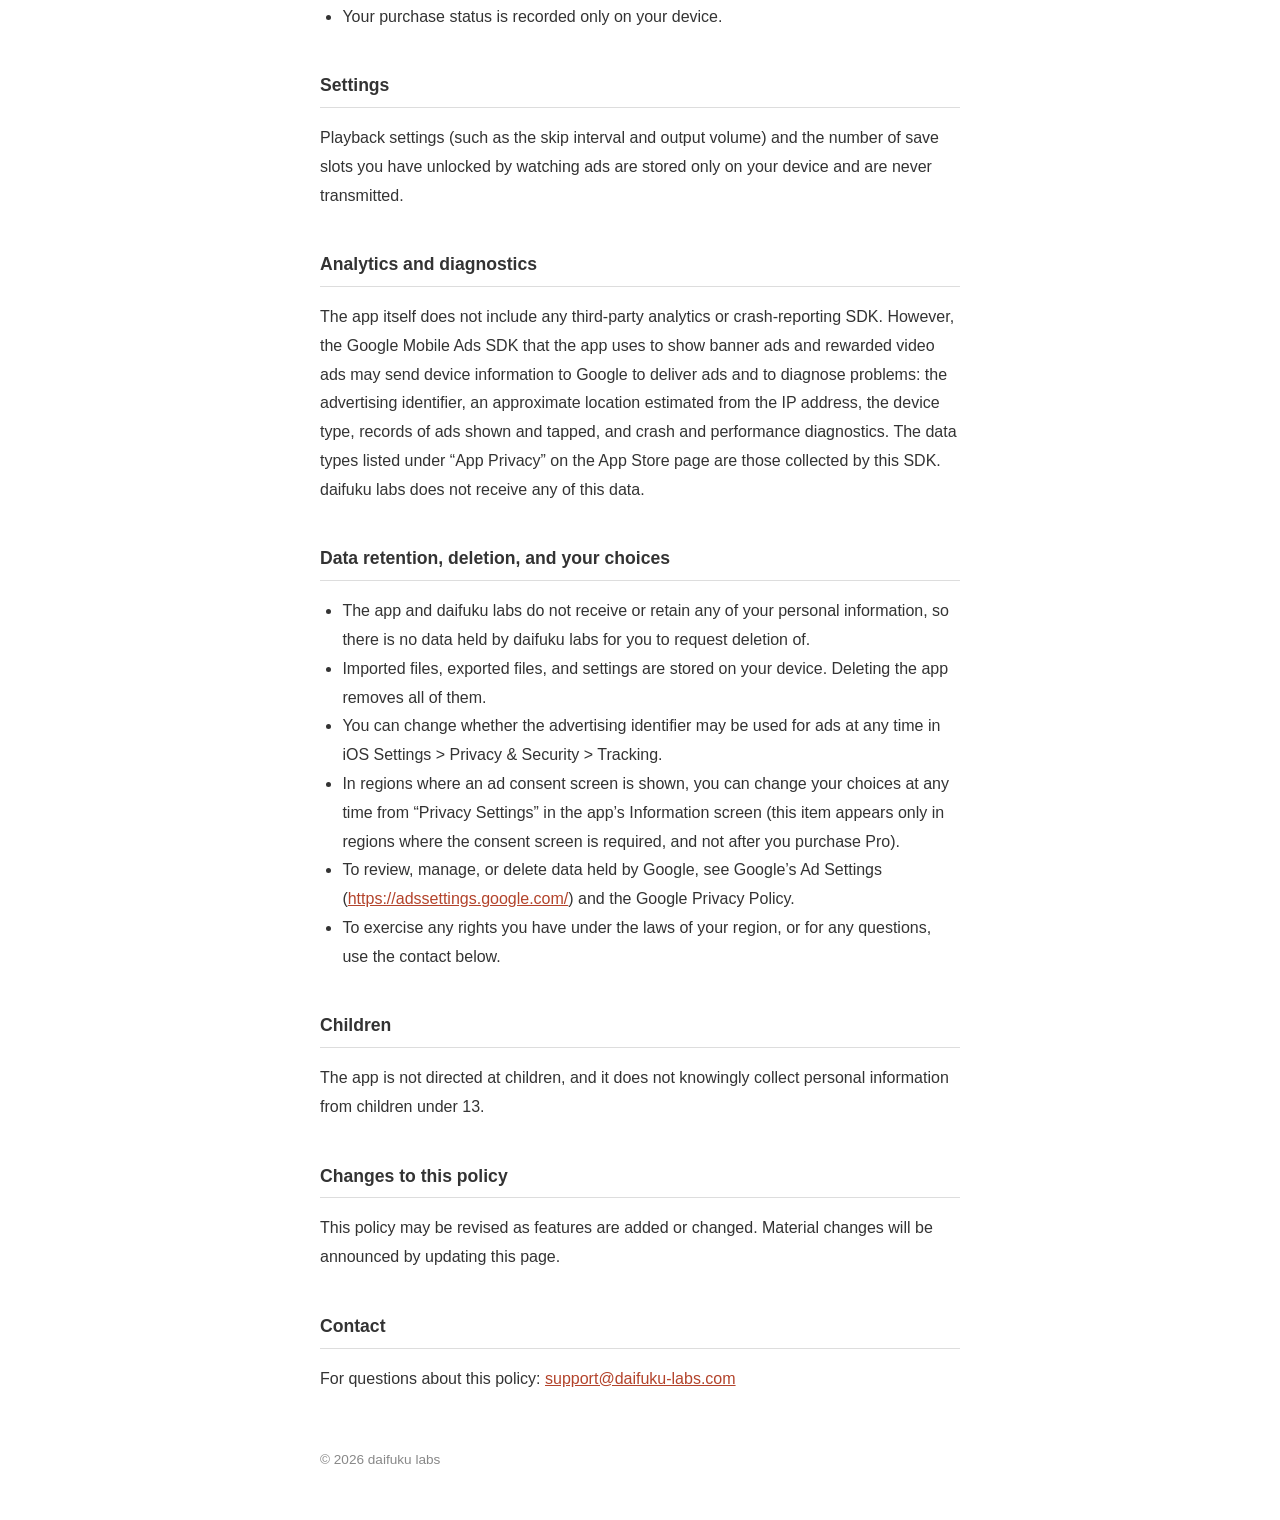
<file: melody-eraser/privacy-policy.html>
<!DOCTYPE html>
<html lang="ja">
<head>
<meta charset="utf-8">
<meta name="viewport" content="width=device-width, initial-scale=1">
<link rel="canonical" href="https://daifuku-labs.com/melody-eraser/privacy-policy.html">
<title>プライバシーポリシー — メロディ消しゴム</title>
<style>
  body { font-family: -apple-system, "Hiragino Sans", sans-serif; max-width: 640px;
         margin: 0 auto; padding: 48px 24px; line-height: 1.8; color: #333; }
  h1 { font-size: 1.4rem; }
  h2 { font-size: 1.1rem; margin-top: 2.2em; border-bottom: 1px solid #ddd; padding-bottom: .3em; }
  h3 { font-size: 1rem; margin-top: 1.8em; }
  a { color: #b3432b; }
  ul { padding-left: 1.4em; }
  .updated { color: #888; font-size: .9rem; }
  .en { margin-top: 4em; border-top: 2px solid #eee; padding-top: 1em; }
  footer { margin-top: 4em; font-size: .85rem; color: #888; }
</style>
</head>
<body>
<p><a href="/">daifuku labs</a></p>
<h1>メロディ消しゴム（Melody Eraser）プライバシーポリシー</h1>
<p class="updated">最終更新日: 2026-10-13</p>
<p class="updated"><a href="#en">English version below</a></p>

<h2>基本方針</h2>
<p>メロディ消しゴム（以下「本アプリ」）は、音声処理をすべてお使いの端末内で行うアプリです。
本アプリ自体は、個人情報を収集・保存・送信するサーバーを持たず、アカウント機能もありません。</p>

<h2>音声ファイルについて</h2>
<ul>
  <li>曲は、「ミュージック」ライブラリ（iOS の許可ダイアログで許可した場合）、「ファイル」App、ほかのアプリの共有メニューから取り込めます。ミュージックライブラリへのアクセスは、お客様が選んだ曲を本アプリにコピーするためだけに使い、ライブラリの内容を記録・送信することはありません</li>
  <li>取り込んだ音声ファイル、および書き出したファイルは、お使いの端末内にのみ保存されます。
      <strong>外部へ送信されることは一切ありません</strong></li>
  <li>音声の解析・処理はすべて端末内で完結します</li>
</ul>

<h2>同梱の学習済みモデルについて（2.0 以降）</h2>
<p>同梱の学習済みモデルは、Apple の Core ML モデル暗号化で暗号化しています。この機能に対応した機種（メモリ 6GB 以上）では、本アプリを起動したときに、OS がモデルの復号鍵を Apple のサーバーから取得します。取得は成功するまで起動のたびに試み、成功した後は再び取得しません（モデルを更新した版では、新しい鍵を一度取得します）。取得した鍵は端末内に保管されます。この通信は Apple の仕組みによるもので、音声やお客様の情報は含まれません。鍵を取得できない間（オフラインなど）は ML PreFilter（TYPE-I+PF）を使えませんが、ほかの機能は使えます。</p>

<h2>広告について（無料版のみ）</h2>
<p>無料版では、Google が提供する広告サービス「AdMob」を使用してバナー広告と
リワード広告（動画）を表示します。広告の配信にあたり、Google が端末の情報
（広告識別子、IP アドレスとそこから推定したおおよその地域、端末の種類、広告の表示・タップの記録）を取得することがあります。</p>
<ul>
  <li>端末の広告識別子（IDFA）が広告のパーソナライズに使われるのは、
      iOS のトラッキング許可ダイアログで「許可」を選んだ場合のみです。
      許可しない場合も、パーソナライズされない広告は表示されます</li>
  <li>お住まいの地域（英国・スイス・米国の一部の州など）によっては、広告に関する
      同意画面が表示され、選択内容に応じた形で広告が配信されます</li>
  <li>これらのデータは Google と、Google が提携する広告配信事業者が、Google のプライバシーポリシーに従って取り扱います。本アプリは、Apple の App Store 審査ガイドラインが求める水準でデータを保護する第三者とだけデータを共有します。詳しくは以下をご参照ください
    <ul>
      <li><a href="https://policies.google.com/privacy?hl=ja">Google プライバシーポリシー</a></li>
      <li><a href="https://policies.google.com/technologies/partner-sites?hl=ja">Google のサービスを使用するサイトやアプリから収集した情報の Google による使用</a></li>
      <li><a href="https://adssettings.google.com/">Google 広告設定</a>（パーソナライズ広告をやめる設定）</li>
    </ul>
  </li>
  <li><strong>Pro（買い切り）をご購入いただくと、広告は一切表示されません</strong></li>
</ul>

<h2>アプリ内課金について</h2>
<ul>
  <li>Pro の購入・復元の決済は Apple（App Store）が処理します。
      <strong>本アプリがクレジットカード番号などの決済情報を受け取ることはありません</strong></li>
  <li>購入状態（Pro かどうか）は端末内にのみ記録されます</li>
</ul>

<h2>設定情報について</h2>
<p>再生設定（スキップ秒数・出力音量など）や、広告を見て解放した保存スロットの数は、
端末内にのみ保存されます。外部への送信はありません。</p>

<h2>利用状況の解析と診断情報について</h2>
<p>本アプリ自体は、利用状況の解析やクラッシュ情報を集めるための外部のツール（SDK）を組み込んでいません。ただし、バナー広告とリワード広告の表示のために組み込んでいる Google Mobile Ads SDK は、広告の配信と不具合の診断のために、端末の情報（広告識別子、IP アドレスから推定したおおよその地域、端末の種類、広告の表示・タップの記録、クラッシュや動作に関する診断情報）を Google に送ることがあります。App Store の「アプリのプライバシー」欄に記載しているデータの種類は、この SDK によるものです。daifuku labs がこれらのデータを受け取ることはありません。</p>

<h2>データの保持と削除・お客様の選択</h2>
<ul>
  <li>本アプリと daifuku labs は、お客様の個人情報を受け取らず、保持もしていません。そのため、daifuku labs に削除を求める対象となるデータはありません</li>
  <li>取り込んだファイル・書き出したファイル・設定は、お使いの端末内にあります。本アプリを削除するとすべて消えます</li>
  <li>広告のための広告識別子の利用は、設定 App の「プライバシーとセキュリティ」→「トラッキング」から、いつでも変更できます</li>
  <li>広告に関する同意画面が表示された地域では、本アプリの情報画面の「プライバシー設定」から、選択をいつでも変更できます（この項目は同意画面が必要な地域でだけ表示され、Pro の購入後は表示されません）</li>
  <li>Google が保持するデータの確認・管理・削除は、Google の「広告設定」（<a href="https://adssettings.google.com/">https://adssettings.google.com/</a>）と Google プライバシーポリシーをご覧ください</li>
  <li>お住まいの地域の法令に基づく権利の行使やご質問は、下記のお問い合わせ先で承ります</li>
</ul>

<h2>お子様について</h2>
<p>本アプリは、お子様を対象としたアプリではありません。13 歳未満のお子様から個人情報を故意に収集することはありません。</p>

<h2>本ポリシーの変更</h2>
<p>機能の追加・変更に伴い、本ポリシーを改定することがあります。
重要な変更がある場合は、本ページの更新をもってお知らせします。</p>

<h2>お問い合わせ</h2>
<p>本ポリシーに関するお問い合わせ:
<a href="mailto:support@daifuku-labs.com">support@daifuku-labs.com</a></p>

<div class="en">
<h1 id="en">Melody Eraser Privacy Policy (English)</h1>
<p class="updated">Last updated: 2026-10-13</p>

<h2>Overview</h2>
<p>Melody Eraser (“the app”) processes audio entirely on your device. The app
itself has no server that collects, stores, or transmits personal information,
and it has no user accounts.</p>

<h2>Your audio files</h2>
<ul>
  <li>You can import songs from your Music library (after allowing access in the iOS permission dialog), from the Files app, or from another app’s share sheet. Access to the Music library is used only to copy the song you choose into the app; the app does not record or transmit the contents of your library.</li>
  <li>Imported and exported audio files are stored only on your device and
      are <strong>never transmitted anywhere</strong>.</li>
  <li>All audio analysis and processing happens on your device.</li>
</ul>

<h2>Bundled machine-learning model (version 2.0 and later)</h2>
<p>The bundled machine-learning model is encrypted with Apple’s Core ML model encryption. On devices that support this feature (6 GB of memory or more), the operating system retrieves the model’s decryption key from Apple’s servers when the app launches. It retries on each launch until it succeeds and does not fetch the key again afterward (a version that updates the model fetches a new key once). The key is stored on your device. This request is made by Apple’s own mechanism and contains no audio and no personal information. While the key is unavailable (for example, offline), ML PreFilter (TYPE-I+PF) cannot be used, but the rest of the app works.</p>

<h2>Advertising (free version only)</h2>
<p>The free version shows banner ads and rewarded video ads served by Google
AdMob. To deliver ads, Google may receive device information such as the
advertising identifier, the IP address and an approximate location estimated
from it, the device type, and records of ads shown and tapped.</p>
<ul>
  <li>Your advertising identifier (IDFA) is used for ad personalization only
      if you tap “Allow” in the iOS tracking permission dialog. If you do not
      allow it, non-personalized ads are shown instead.</li>
  <li>Depending on your region (such as the UK, Switzerland, or certain US states), a
      consent screen may be shown, and ads are served according to your
      choices.</li>
  <li>This data is handled by Google and by advertising partners Google works with, under the Google Privacy Policy. The app shares data only with third parties that protect it to the standard required by Apple’s App Store Review Guidelines. For details, see:
    <ul>
      <li><a href="https://policies.google.com/privacy">Google Privacy Policy</a></li>
      <li><a href="https://policies.google.com/technologies/partner-sites">How Google uses information from sites or apps that use our services</a></li>
      <li><a href="https://adssettings.google.com/">Google Ad Settings</a> (turn off ad personalization)</li>
    </ul>
  </li>
  <li><strong>If you purchase Pro (a one-time purchase), no ads are shown at all.</strong></li>
</ul>

<h2>In-app purchases</h2>
<ul>
  <li>Purchases and restores of Pro are processed by Apple through the
      App Store. <strong>The app never receives your payment details.</strong></li>
  <li>Your purchase status is recorded only on your device.</li>
</ul>

<h2>Settings</h2>
<p>Playback settings (such as the skip interval and output volume) and the
number of save slots you have unlocked by watching ads are stored only on your
device and are never transmitted.</p>

<h2>Analytics and diagnostics</h2>
<p>The app itself does not include any third-party analytics or crash-reporting SDK. However, the Google Mobile Ads SDK that the app uses to show banner ads and rewarded video ads may send device information to Google to deliver ads and to diagnose problems: the advertising identifier, an approximate location estimated from the IP address, the device type, records of ads shown and tapped, and crash and performance diagnostics. The data types listed under “App Privacy” on the App Store page are those collected by this SDK. daifuku labs does not receive any of this data.</p>

<h2>Data retention, deletion, and your choices</h2>
<ul>
  <li>The app and daifuku labs do not receive or retain any of your personal information, so there is no data held by daifuku labs for you to request deletion of.</li>
  <li>Imported files, exported files, and settings are stored on your device. Deleting the app removes all of them.</li>
  <li>You can change whether the advertising identifier may be used for ads at any time in iOS Settings &gt; Privacy &amp; Security &gt; Tracking.</li>
  <li>In regions where an ad consent screen is shown, you can change your choices at any time from “Privacy Settings” in the app’s Information screen (this item appears only in regions where the consent screen is required, and not after you purchase Pro).</li>
  <li>To review, manage, or delete data held by Google, see Google’s Ad Settings (<a href="https://adssettings.google.com/">https://adssettings.google.com/</a>) and the Google Privacy Policy.</li>
  <li>To exercise any rights you have under the laws of your region, or for any questions, use the contact below.</li>
</ul>

<h2>Children</h2>
<p>The app is not directed at children, and it does not knowingly collect personal information from children under 13.</p>

<h2>Changes to this policy</h2>
<p>This policy may be revised as features are added or changed. Material
changes will be announced by updating this page.</p>

<h2>Contact</h2>
<p>For questions about this policy:
<a href="mailto:support@daifuku-labs.com">support@daifuku-labs.com</a></p>
</div>

<footer>© 2026 daifuku labs</footer>
</body>
</html>
</file>
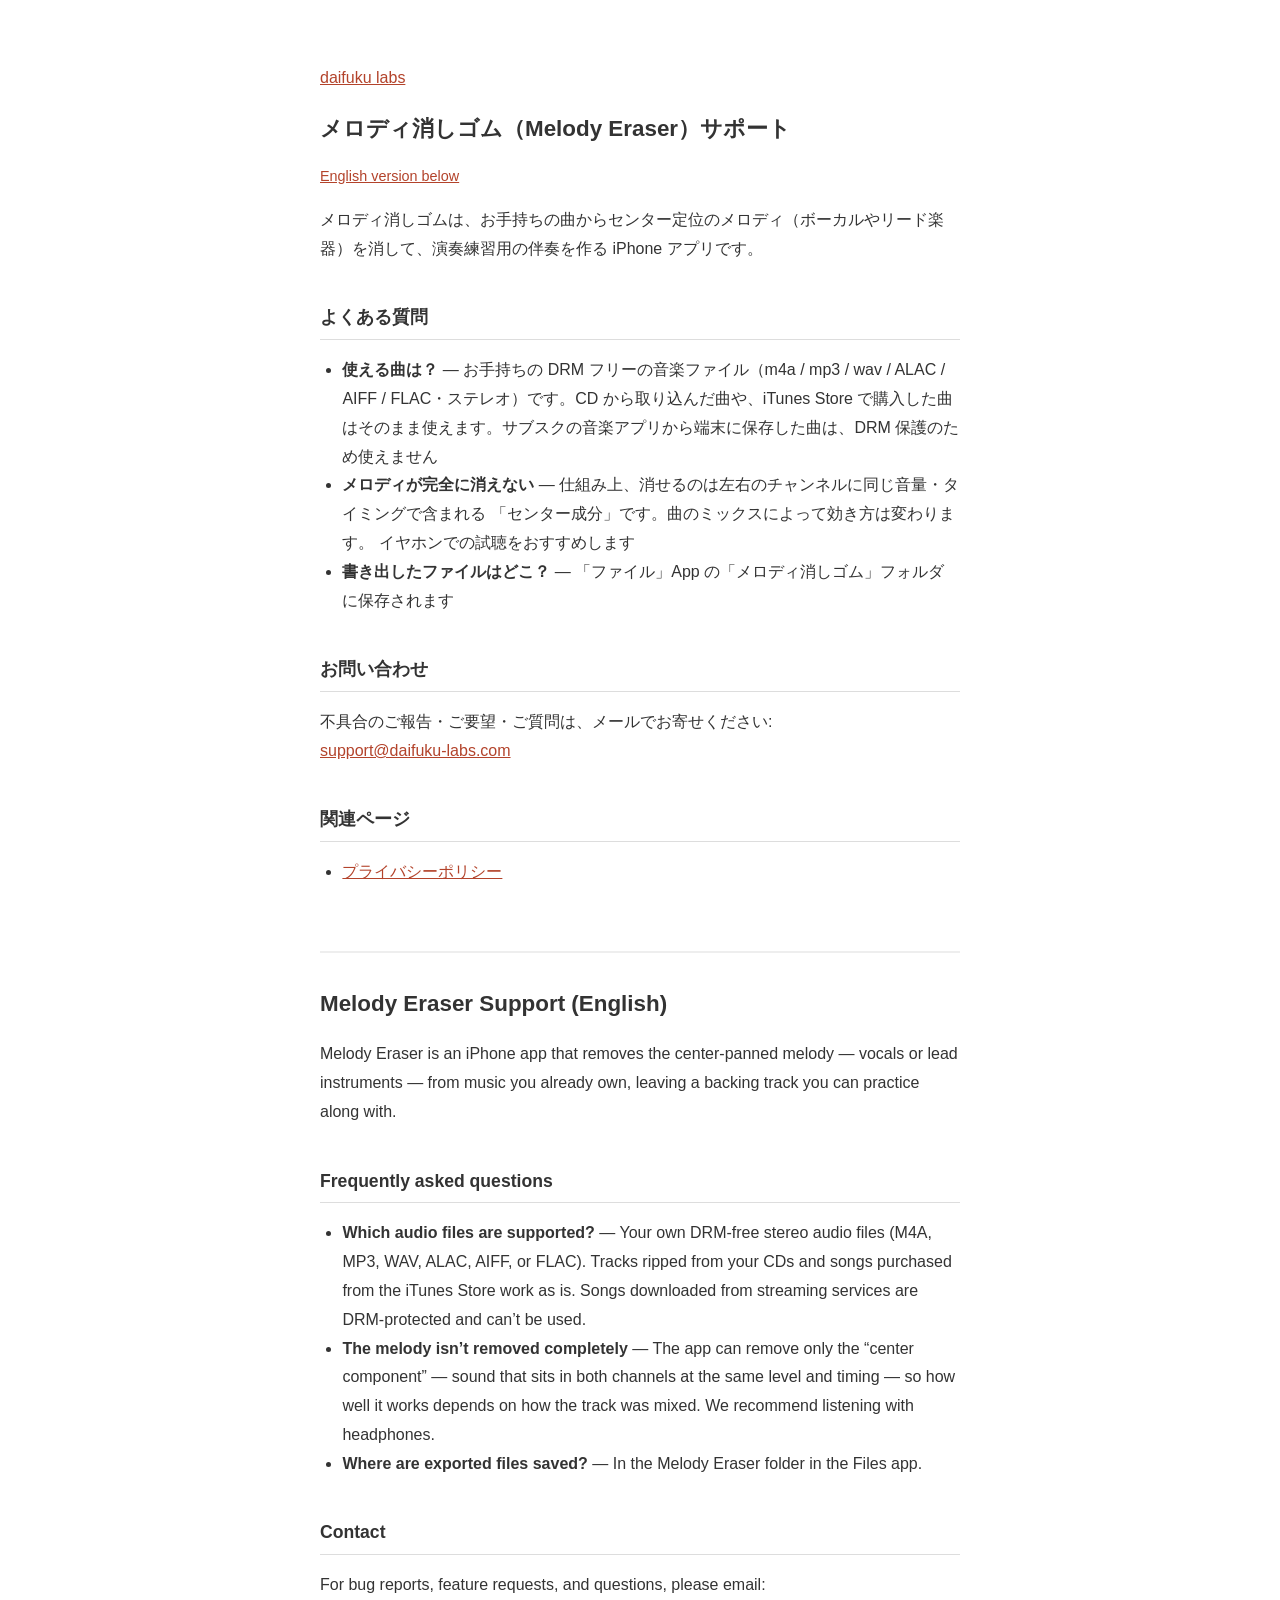
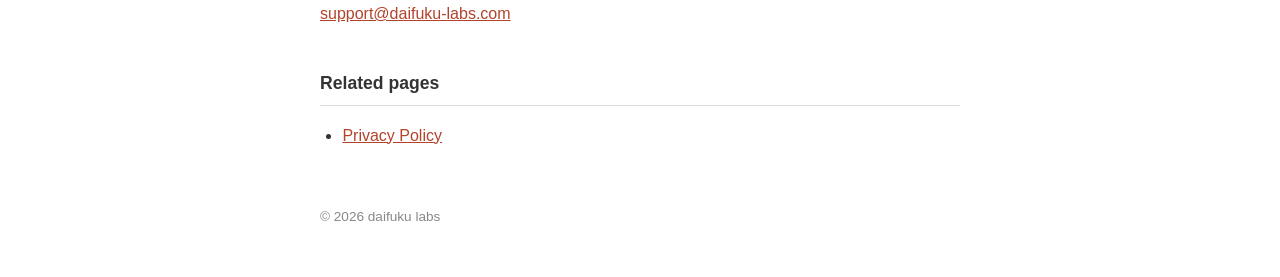
<file: melody-eraser/support.html>
<!DOCTYPE html>
<html lang="ja">
<head>
<meta charset="utf-8">
<meta name="viewport" content="width=device-width, initial-scale=1">
<link rel="canonical" href="https://daifuku-labs.com/melody-eraser/support.html">
<title>サポート — メロディ消しゴム</title>
<style>
  body { font-family: -apple-system, "Hiragino Sans", sans-serif; max-width: 640px;
         margin: 0 auto; padding: 48px 24px; line-height: 1.8; color: #333; }
  h1 { font-size: 1.4rem; }
  h2 { font-size: 1.1rem; margin-top: 2.2em; border-bottom: 1px solid #ddd; padding-bottom: .3em; }
  a { color: #b3432b; }
  ul { padding-left: 1.4em; }
  .updated { color: #888; font-size: .9rem; }
  .en { margin-top: 4em; border-top: 2px solid #eee; padding-top: 1em; }
  footer { margin-top: 4em; font-size: .85rem; color: #888; }
</style>
</head>
<body>
<p><a href="/">daifuku labs</a></p>
<h1>メロディ消しゴム（Melody Eraser）サポート</h1>
<p class="updated"><a href="#en">English version below</a></p>

<p>メロディ消しゴムは、お手持ちの曲からセンター定位のメロディ（ボーカルやリード楽器）を消して、演奏練習用の伴奏を作る
iPhone アプリです。</p>

<h2>よくある質問</h2>
<ul>
  <li><strong>使える曲は？</strong> —
      お手持ちの DRM フリーの音楽ファイル（m4a / mp3 / wav / ALAC / AIFF / FLAC・ステレオ）です。CD から取り込んだ曲や、iTunes
      Store で購入した曲はそのまま使えます。サブスクの音楽アプリから端末に保存した曲は、DRM 保護のため使えません</li>
  <li><strong>メロディが完全に消えない</strong> —
      仕組み上、消せるのは左右のチャンネルに同じ音量・タイミングで含まれる
      「センター成分」です。曲のミックスによって効き方は変わります。
      イヤホンでの試聴をおすすめします</li>
  <li><strong>書き出したファイルはどこ？</strong> —
      「ファイル」App の「メロディ消しゴム」フォルダに保存されます</li>
</ul>

<h2>お問い合わせ</h2>
<p>不具合のご報告・ご要望・ご質問は、メールでお寄せください:<br>
<a href="mailto:support@daifuku-labs.com">support@daifuku-labs.com</a></p>

<h2>関連ページ</h2>
<ul>
  <li><a href="./privacy-policy.html">プライバシーポリシー</a></li>
</ul>

<div class="en">
<h1 id="en">Melody Eraser Support (English)</h1>

<p>Melody Eraser is an iPhone app that removes the center-panned melody — vocals or
lead instruments — from music you already own, leaving a backing track you can
practice along with.</p>

<h2>Frequently asked questions</h2>
<ul>
  <li><strong>Which audio files are supported?</strong> —
      Your own DRM-free stereo audio files (M4A, MP3, WAV, ALAC, AIFF, or FLAC).
      Tracks ripped from your CDs and songs purchased from the iTunes Store work as is.
      Songs downloaded from streaming services are DRM-protected and can’t be used.</li>
  <li><strong>The melody isn’t removed completely</strong> —
      The app can remove only the “center component” — sound that sits in both
      channels at the same level and timing — so how well it works depends on how
      the track was mixed. We recommend listening with headphones.</li>
  <li><strong>Where are exported files saved?</strong> —
      In the Melody Eraser folder in the Files app.</li>
</ul>

<h2>Contact</h2>
<p>For bug reports, feature requests, and questions, please email:<br>
<a href="mailto:support@daifuku-labs.com">support@daifuku-labs.com</a></p>

<h2>Related pages</h2>
<ul>
  <li><a href="./privacy-policy.html#en">Privacy Policy</a></li>
</ul>
</div>

<footer>© 2026 daifuku labs</footer>
</body>
</html>
</file>
<file: assets/site.css>
/* daifuku-labs.com — 製品紹介ページの共通スタイル
 *
 * マークアップは 2 つのトーンで共通。見た目は <body> のクラス 1 つで切り替える。
 *   .tone-y … 採用案（製品ごとに世界観。トップ＝紙色／メロディ消しゴム＝暖色／Kanade＝ダーク。
 *              画像とテキストの左右交互。スマホ幅では画面下に固定の App Store バッジ）
 *   .tone-x … 予備案（全ページ白基調で統一。中央揃えの縦積み。固定バッジなし）
 * 製品ごとの色は .p-top / .p-melody-eraser / .p-kanade が担う（Kanade 着メロ プレーヤーはトップのカードだけ .row.kanade と同じ色。製品ページは独自のレトロな作りで site.css を使わない）。
 * JavaScript は使わない。固定バッジは position: sticky だけで実現している。
 */

/* ───────────────────────────────── 土台 */
:root { color-scheme: light; }
*, *::before, *::after { box-sizing: border-box; }
html { -webkit-text-size-adjust: 100%; }

body {
  margin: 0;
  font: 15px/1.7 -apple-system, BlinkMacSystemFont, "Hiragino Sans", "Yu Gothic", sans-serif;
  background: var(--bg);
  color: var(--fg);
}
img, video { display: block; width: 100%; height: auto; }
a { color: inherit; text-decoration: none; }
h1, h2 { letter-spacing: -.02em; line-height: 1.28; margin: 0; font-weight: 700; }
p { margin: .6em 0 0; }

.skip { position: absolute; left: -9999px; }
.skip:focus { left: 16px; top: 10px; z-index: 10; background: var(--fg); color: var(--bg);
              padding: 8px 14px; border-radius: 6px; }

/* ───────────────────────────────── トーン（色） */
.tone-x { --bg: #fff; --fg: #1d1d1f; --sub: #6e6e73; --acc: #b3432b;
          --card: #f5f5f7; --line: #e3e0dc; --shadow: 0 6px 26px rgba(0,0,0,.14);
          --sticky-bg: rgba(255,255,255,.93); }
.tone-y { --bg: #faf7f2; --fg: #231f1c; --sub: #6f6760; --acc: #b3432b;
          --card: #fff; --line: #e7e1d8; --shadow: 0 6px 26px rgba(0,0,0,.14);
          --sticky-bg: rgba(255,255,255,.93); }
.tone-y.p-melody-eraser { --bg: #faf6f0; }
.tone-y.p-kanade { --bg: #0c0e13; --card: #151922; --fg: #e9ecf3; --sub: #98a1b0;
                   --line: #232936; --acc: #ff7a55; --shadow: 0 10px 40px rgba(0,0,0,.6);
                   --sticky-bg: rgba(12,14,19,.93); color-scheme: dark; }

/* ───────────────────────────────── 共通の部品 */
.nav { display: flex; justify-content: space-between; align-items: center;
       padding: 14px 20px; border-bottom: 1px solid var(--line); }
.brand { font-weight: 600; font-size: .95em; letter-spacing: .02em; }
/* トップ 2 本だけ、ヘッダーのブランド名が h1（製品ページと違ってヒーローに見出しが無く、
   このままでは h1 のないページになる）。font-size / font-weight / letter-spacing / margin は
   上の .brand と h1, h2 の指定がそのまま効くので、残る line-height 1.28 だけを打ち消して
   他ページの a.brand とまったく同じ描画に戻す。 */
h1.brand { line-height: inherit; }
.navlinks a { font-size: .86em; color: var(--sub); text-decoration: underline;
              text-underline-offset: 3px; }
.eyebrow { font-size: .82em; color: var(--sub); margin: 0 0 .9em; letter-spacing: .04em; }
.sub { color: var(--sub); font-size: 1.02em; margin-top: .9em; }
.plat { font-size: .8em; color: var(--sub); margin: 0; letter-spacing: .04em; }

/* App Store バッジ。どちらも Apple 公式バッジ SVG（原寸は高さ 40）。
   iOS（メロディ消しゴム）と Mac（Kanade）で幅が違うため、高さ 50px に揃えて幅は比率なりにする
   （HTML の width/height 属性は比率の指定。iOS 150×50・Mac 英語 195×50・日本語 175×50）。 */
.cta { margin-top: 1.7em; }
.badge-wrap { display: inline-block; }
.badge { display: inline-flex; align-items: center; gap: 9px; }
.badge img { width: auto; height: 50px; }
.badge-note { display: block; font-size: .78em; color: var(--sub); margin-top: .5em; }
/* バッジ直下の補足行が 2 行続くとき（入手表記＋対応言語）は 2 行目を詰める */
.badge-note + .badge-note { margin-top: .15em; }

/* スクリーンショット */
.shot { margin: 0; }
.shot img, .shot video { border-radius: 14px; }
.shot.phone { max-width: 250px; margin-inline: auto; }
.shot.phone img { border-radius: 20px; box-shadow: var(--shadow); }
.shot.wide { max-width: 440px; margin-inline: auto; }
.shot.mac img, .shot.mac video, .shot.macnarrow img { box-shadow: var(--shadow); }
.tone-y.p-kanade .shot img, .tone-y.p-kanade .shot video { border-radius: 10px; }
.shot.macnarrow { max-width: 440px; margin-inline: auto; }

/* 対応形式の表 */
.fmt { list-style: none; padding: 0; margin: 1.4em 0 0; }
.fmt li { display: flex; gap: 14px; padding: 11px 0; border-top: 1px solid var(--line);
          font-size: .93em; }
.fmt li b { min-width: 74px; }
.fmt li span { color: var(--sub); font-family: ui-monospace, Menlo, monospace; font-size: .92em; }

/* フッタ */
.foot { padding: 34px 20px 44px; border-top: 1px solid var(--line); margin-top: 48px;
        font-size: .82em; color: var(--sub); }
.foot .fine, .foot .tm { margin: 0 0 1em; line-height: 1.7; max-width: 62em; }
.foot nav { margin-bottom: .8em; }
.foot nav a { display: inline-block; margin-right: 16px; text-decoration: underline;
              text-underline-offset: 3px; }
.foot .copy { margin: 0; }

/* スマホ幅だけ画面下に固定する CTA（案 Y のみ・JS なし） */
.sticky-cta { position: sticky; bottom: 0; background: var(--sticky-bg);
              -webkit-backdrop-filter: blur(12px); backdrop-filter: blur(12px);
              border-top: 1px solid var(--line); padding: 10px 16px; text-align: center; }
.sticky-cta .badge-note { display: none; }
.tone-x .sticky-cta { display: none; }

/* ───────────────────────────────── 案 Y の配置 */
.tone-y .tophero { padding: 64px 22px 12px; }
.tone-y .tophero h1 { font-size: 2.1em; }
.tone-y .rows { padding: 22px 22px 0; display: grid; gap: 18px; }
/* 見出しを置かないトップ（.rows が main の先頭）では、ヘッダ直下の余白をここで作る */
main > .rows:first-child { padding-top: 26px; }
.tone-y .row { background: var(--card); border: 1px solid var(--line); border-radius: 14px;
               padding: 26px 22px; overflow: hidden; }
.tone-y .row.kanade, .tone-y .row.kanade-ringtone { background: #12151c; border-color: #1e2430; color: #e9ecf3;
                      --sub: #98a1b0; --acc: #ff7a55; }
.tone-y .row h2 { font-size: 1.25em; margin-top: .35em; }
.tone-y .row .tag { color: var(--sub); font-size: .92em; }
.tone-y .row .more { margin-top: .9em; }
.tone-y .row .more a { color: var(--acc); font-size: .9em; text-decoration: underline;
                       text-underline-offset: 3px; }
.tone-y .row-img { margin: 1.6em 0 0; }
.tone-y .row-img.phone { max-width: 150px; }
.tone-y .row-img img { border-radius: 10px; box-shadow: var(--shadow); }
.tone-y .contact { padding: 46px 22px 0; }
.tone-y .contact h2 { font-size: 1.1em; }
.tone-y .contact a { color: var(--acc); text-decoration: underline; text-underline-offset: 3px; }

.tone-y .hero { padding: 54px 22px 0; }
.tone-y .hero h1 { font-size: 2.2em; }
.tone-y .heroshot { margin-top: 2.4em; }
.tone-y .feat { padding: 56px 22px 0; }
.tone-y .feat h2 { font-size: 1.5em; }
.tone-y .feat p { color: var(--sub); }
.tone-y .feat .shot { margin-top: 1.5em; }
.tone-y .fmt-sec { padding: 56px 22px 0; }
.tone-y .fmt-sec h2 { font-size: 1.5em; }
.tone-y .close { padding: 64px 22px 54px; margin-top: 60px; background: var(--card);
                 text-align: center; }
.tone-y.p-kanade .close { background: #12151c; }
.tone-y .close h2 { font-size: 1.5em; }
.tone-y .close p { color: var(--sub); }

/* ───────────────────────────────── 案 X の配置（中央揃え・縦積み・トーン統一） */
.tone-x .tophero { padding: 62px 22px 10px; text-align: center; }
.tone-x .tophero h1 { font-size: 2.05em; }
.tone-x .tophero .sub { max-width: 30em; margin-inline: auto; }
.tone-x .rows { padding: 26px 22px 0; display: grid; gap: 22px; }
.tone-x .row { background: var(--card); border-radius: 16px; padding: 30px 24px 26px;
               text-align: center; }
.tone-x .row h2 { font-size: 1.22em; margin-top: 1em; }
.tone-x .row .tag { color: var(--sub); font-size: .92em; }
.tone-x .row .more a { color: var(--acc); font-size: .9em; }
.tone-x .row-img { margin: 0 0 .4em; }
.tone-x .row-img.phone { max-width: 160px; margin-inline: auto; }
.tone-x .row-img img { border-radius: 12px; }
.tone-x .contact { padding: 46px 22px 0; text-align: center; }
.tone-x .contact h2 { font-size: 1.1em; }
.tone-x .contact a { color: var(--acc); text-decoration: underline; text-underline-offset: 3px; }

.tone-x .hero { padding: 62px 22px 10px; text-align: center; }
.tone-x .hero h1 { font-size: 2.05em; }
.tone-x .hero .cta { margin-bottom: 2.6em; }
.tone-x .heroshot { margin-top: 2.2em; }
.tone-x .feat { padding: 62px 22px 0; text-align: center; max-width: 720px;
                margin-inline: auto; }
.tone-x .feat h2 { font-size: 1.55em; }
.tone-x .feat p { color: var(--sub); max-width: 30em; margin-inline: auto; }
.tone-x .feat .shot { margin-top: 1.8em; }
.tone-x .fmt-sec { padding: 62px 22px 0; max-width: 620px; margin-inline: auto;
                   text-align: center; }
.tone-x .fmt-sec h2 { font-size: 1.55em; }
.tone-x .fmt li { text-align: left; }
.tone-x .close { padding: 76px 22px 20px; text-align: center; background: var(--card);
                 margin-top: 68px; }
.tone-x .close h2 { font-size: 1.5em; }
.tone-x .close p { color: var(--sub); }

/* ───────────────────────────────── 広い画面 */
@media (min-width: 700px) {
  .nav { padding: 16px 40px; }
  .foot { padding: 40px 40px 52px; }

  /* 案 Y: 左右交互の 2 カラム。固定バッジは出さない */
  .tone-y .tophero { padding: 96px 40px 20px; }
  .tone-y .tophero h1 { font-size: 3.2em; }
  .tone-y .tophero .sub { max-width: 34em; }
  .tone-y .rows { padding: 34px 40px 0; gap: 24px; }
  main > .rows:first-child { padding-top: 48px; }
  .tone-y .row { display: grid; grid-template-columns: 1fr 1fr; gap: 34px; align-items: center;
                 padding: 40px 38px; }
  .tone-y .row h2 { font-size: 1.8em; }
  .tone-y .row-img { margin: 0; }
  .tone-y .row-img.phone { max-width: 190px; margin-inline: auto; }
  .tone-y .contact { padding: 64px 40px 0; }
  .tone-y .hero { display: grid; grid-template-columns: 1fr 1.15fr; gap: 40px;
                  align-items: center; padding: 84px 40px 0; }
  .tone-y .hero h1 { font-size: 3.3em; }
  .tone-y .heroshot { margin-top: 0; }
  .tone-y .heroshot.phone { max-width: 268px; }
  .tone-y .feat { display: grid; grid-template-columns: 1fr 1.2fr; gap: 44px;
                  align-items: center; padding: 96px 40px 0; }
  .tone-y .feat.rev .feat-txt { order: 2; }
  .tone-y .feat h2 { font-size: 2em; }
  .tone-y .feat .shot { margin-top: 0; }
  .tone-y .feat .shot.phone { max-width: 260px; }
  .tone-y .feat .shot.wide { max-width: 100%; }
  .tone-y .fmt-sec { padding: 96px 40px 0; max-width: 620px; }
  .tone-y .close { padding: 96px 40px 84px; }
  .tone-y .close h2 { font-size: 2.2em; }
  .tone-y .sticky-cta { display: none; }

  /* 案 X: 中央揃えのまま余白と文字を大きく */
  .tone-x .hero h1, .tone-x .tophero h1 { font-size: 3.1em; }
  .tone-x .hero, .tone-x .tophero { padding-top: 88px; }
  .tone-x .feat h2 { font-size: 2.05em; }
  .tone-x .feat { padding-top: 92px; }
  .tone-x .shot.phone { max-width: 292px; }
  .tone-x .shot.wide { max-width: 560px; }
  .tone-x .shot.mac { max-width: 860px; margin-inline: auto; }
  .tone-x .rows { grid-template-columns: 1fr 1fr; padding: 40px 34px 0; gap: 28px;
                  align-items: start; }
  .tone-x .close h2 { font-size: 2em; }
}

/* 画面全体の幅を抑える（大きいディスプレイで 1 行が長くなりすぎないように） */
@media (min-width: 1280px) {
  .nav, main > section, .foot { max-width: 1180px; margin-inline: auto; }
  .tone-y .close, .tone-x .close { max-width: none; }
  .tone-y .close > *, .tone-x .close > * { max-width: 1180px; margin-inline: auto; }
}
</file>
